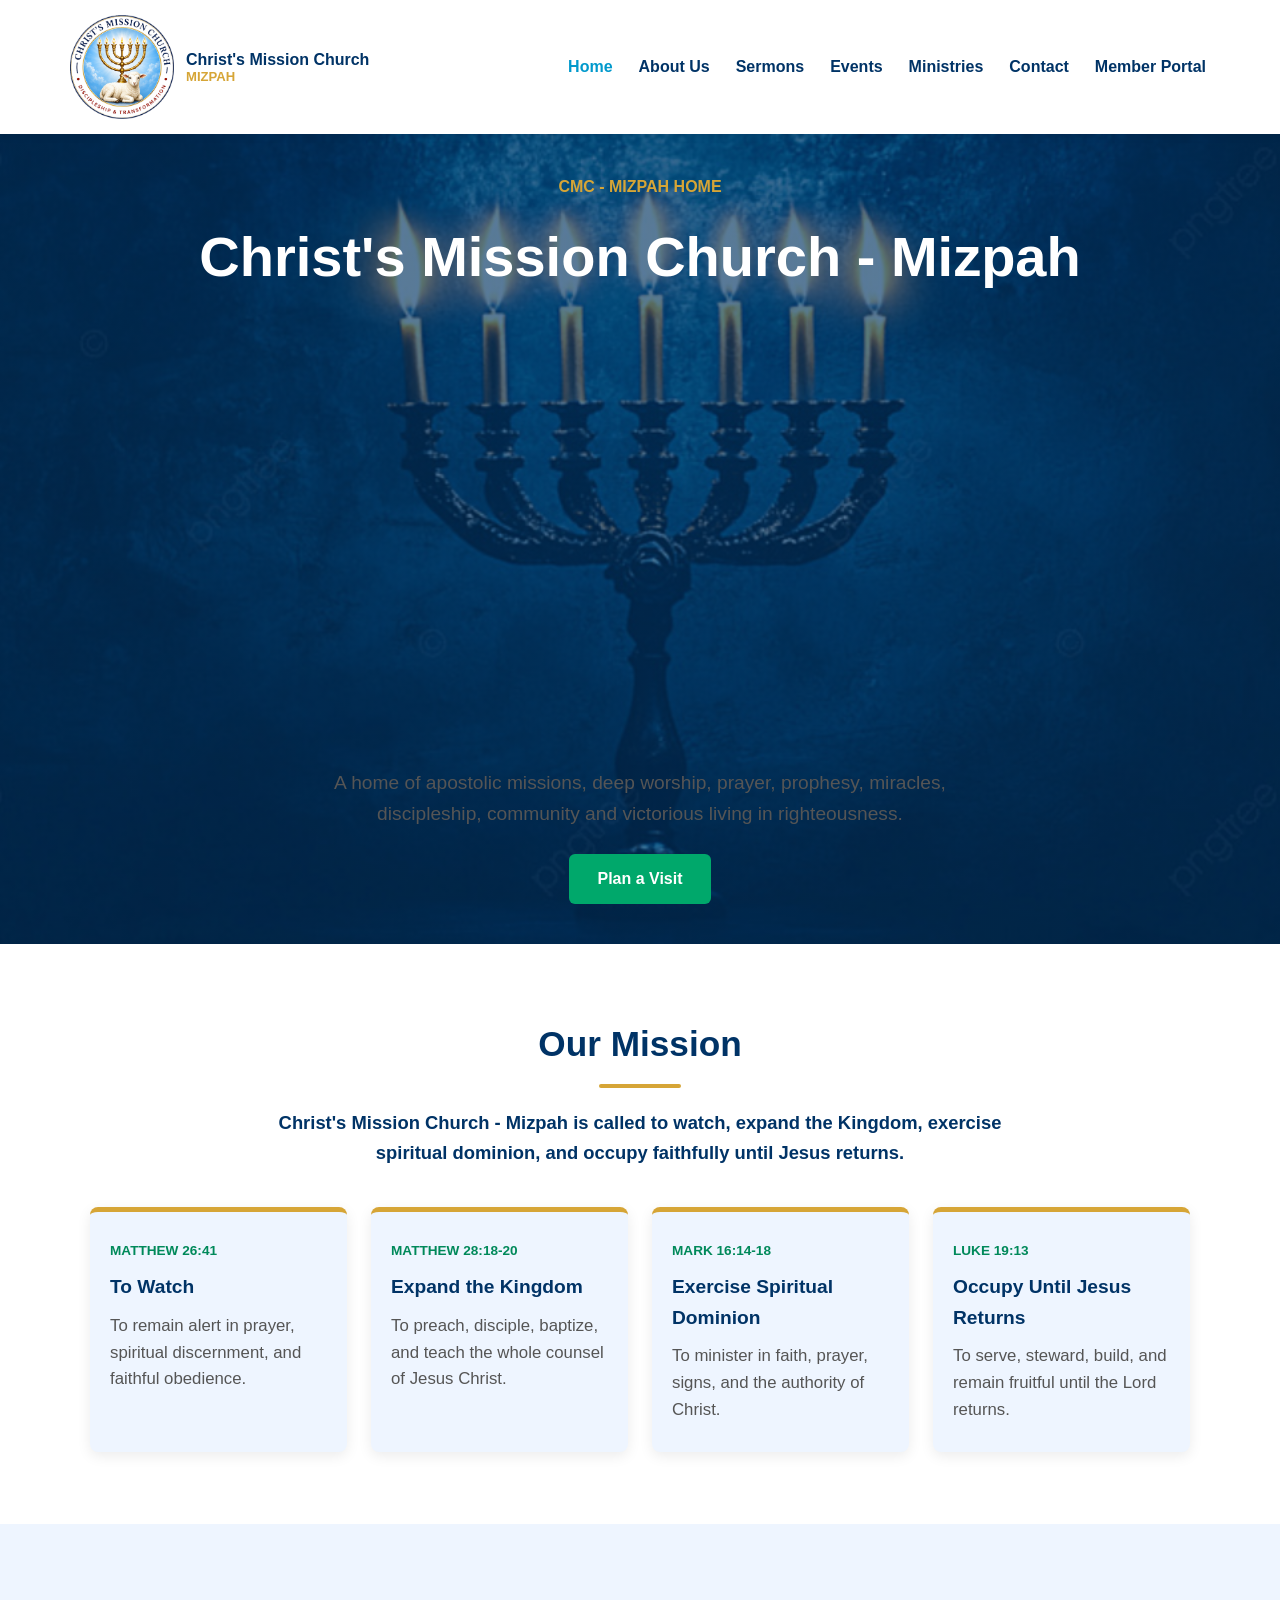
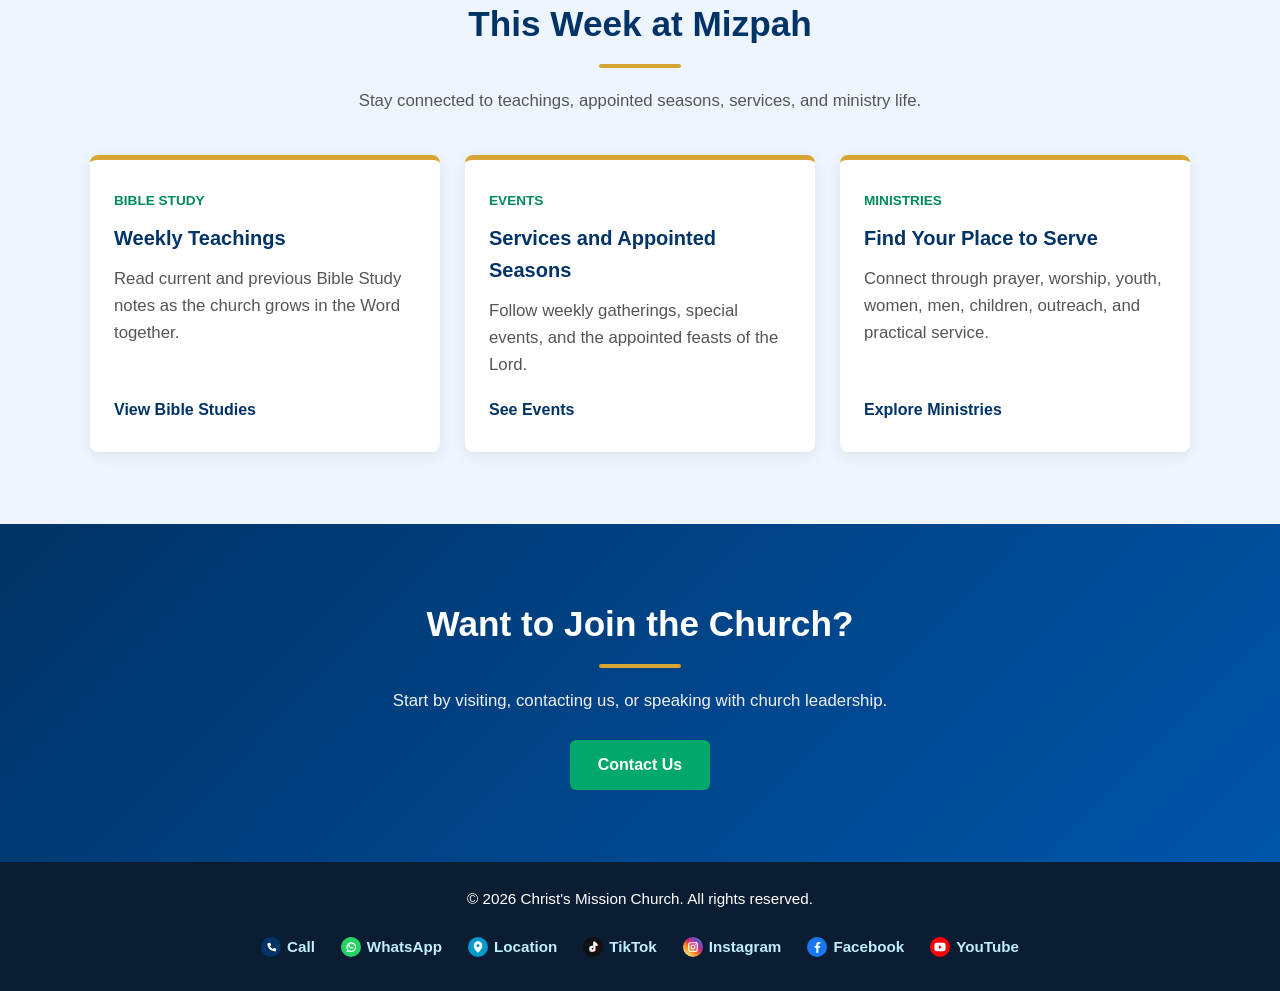
<file: index.html>
<!DOCTYPE html>
<html lang="en">
<head>
    <meta charset="UTF-8">
    <meta name="viewport" content="width=device-width, initial-scale=1.0">
    <title>Christ's Mission Church - Mizpah</title>
    <link rel="stylesheet" href="Style/main.css">
</head>
<body data-home-page>

    <!-- Header -->
    <header>
        <nav class="navbar">
            <div class="logo-container">
                <img src="Images/logo.png" alt="Christ's Mission Church Logo" class="logo">
                <span class="brand-text">Christ's Mission Church <small>Mizpah</small></span>
            </div>

            <button class="menu-toggle" type="button" aria-label="Open navigation menu" aria-controls="primary-navigation" aria-expanded="false">
                <span></span>
                <span></span>
                <span></span>
            </button>

            <ul class="nav-links" id="primary-navigation">
                <li><a href="index.html">Home</a></li>
                <li><a href="about.html">About Us</a></li>
                <li><a href="sermons.html">Sermons</a></li>
                <li><a href="events.html">Events</a></li>
                <li><a href="ministries.html">Ministries</a></li>
                <li><a href="contact.html">Contact</a></li>
                <li><a href="login.html">Member Portal</a></li>
            </ul>
        </nav>
    </header>

    <!-- Hero Section -->
    <section class="hero">
        <span class="hero-kicker">CMC - Mizpah Home</span>
        <h1 id="home-hero-title">Christ's Mission Church - Mizpah</h1>
        <p id="home-hero-subtitle">
            A home of apostolic missions, deep worship, prayer, prophesy,
            miracles, discipleship, community and victorious living in righteousness.
        </p>
        <a href="contact.html" class="btn" id="home-hero-button">Plan a Visit</a>
    </section>

    <!-- About / Mission -->
    <section class="mission home-mission">
        <h2 id="home-mission-title">Our Mission</h2>
        <p id="home-mission-intro">
            Christ's Mission Church - Mizpah is called to watch, expand the Kingdom,
            exercise spiritual dominion, and occupy faithfully until Jesus returns.
        </p>

        <div class="mission-grid" id="home-mission-grid">
            <article class="mission-card">
                <span class="card-label">Matthew 26:41</span>
                <h3>To Watch</h3>
                <p>To remain alert in prayer, spiritual discernment, and faithful obedience.</p>
            </article>

            <article class="mission-card">
                <span class="card-label">Matthew 28:18-20</span>
                <h3>Expand the Kingdom</h3>
                <p>To preach, disciple, baptize, and teach the whole counsel of Jesus Christ.</p>
            </article>

            <article class="mission-card">
                <span class="card-label">Mark 16:14-18</span>
                <h3>Exercise Spiritual Dominion</h3>
                <p>To minister in faith, prayer, signs, and the authority of Christ.</p>
            </article>

            <article class="mission-card">
                <span class="card-label">Luke 19:13</span>
                <h3>Occupy Until Jesus Returns</h3>
                <p>To serve, steward, build, and remain fruitful until the Lord returns.</p>
            </article>
        </div>
    </section>

    <!-- Key Areas -->
    <section class="home-highlights">
        <h2>This Week at Mizpah</h2>
        <p>Stay connected to teachings, appointed seasons, services, and ministry life.</p>
        <div class="highlight-grid" id="home-highlight-grid">
            <article class="home-highlight-card">
                <span class="card-label">Bible Study</span>
                <h3>Weekly Teachings</h3>
                <p>Read current and previous Bible Study notes as the church grows in the Word together.</p>
                <a href="sermons.html" class="text-link">View Bible Studies</a>
            </article>

            <article class="home-highlight-card">
                <span class="card-label">Events</span>
                <h3>Services and Appointed Seasons</h3>
                <p>Follow weekly gatherings, special events, and the appointed feasts of the Lord.</p>
                <a href="events.html" class="text-link">See Events</a>
            </article>

            <article class="home-highlight-card">
                <span class="card-label">Ministries</span>
                <h3>Find Your Place to Serve</h3>
                <p>Connect through prayer, worship, youth, women, men, children, outreach, and practical service.</p>
                <a href="ministries.html" class="text-link">Explore Ministries</a>
            </article>
        </div>
    </section>

    <!-- Call to Action -->
    <section class="cta">
        <h2>Want to Join the Church?</h2>
        <p>Start by visiting, contacting us, or speaking with church leadership.</p>
        <a href="contact.html" class="btn">Contact Us</a>
    </section>

    <!-- Footer -->
    <footer>
        <div class="footer-content">
            <p>&copy; <span class="current-year">2026</span> Christ's Mission Church. All rights reserved.</p>
            <div class="footer-links">
                <a href="tel:+254722750727"><img src="Images/icon-phone.svg" alt="">Call</a>
                <a href="https://wa.me/254722750727" target="_blank" rel="noopener noreferrer"><img src="Images/icon-whatsapp.svg" alt="">WhatsApp</a>
                <a href="https://maps.app.goo.gl/nSy3ifH5L9tVrJJA7" target="_blank" rel="noopener noreferrer"><img src="Images/icon-location.svg" alt="">Location</a>
                <a href="https://www.tiktok.com/@christmissionchurchmedia" target="_blank" rel="noopener noreferrer"><img src="Images/icon-tiktok.svg" alt="">TikTok</a>
                <a href="https://www.instagram.com/christ_missionchurch" target="_blank" rel="noopener noreferrer"><img src="Images/icon-instagram.svg" alt="">Instagram</a>
                <a href="https://www.facebook.com/share/g/18jx7vKJ1u/" target="_blank" rel="noopener noreferrer"><img src="Images/icon-facebook.svg" alt="">Facebook</a>
                <a href="https://www.youtube.com/@christsmissionchurchke8321" target="_blank" rel="noopener noreferrer"><img src="Images/icon-youtube.svg" alt="">YouTube</a>
            </div>
        </div>
    </footer>

    <script src="Scripts/home-content.js"></script>
    <script src="Scripts/main.js"></script>
</body>
</html>
</file>
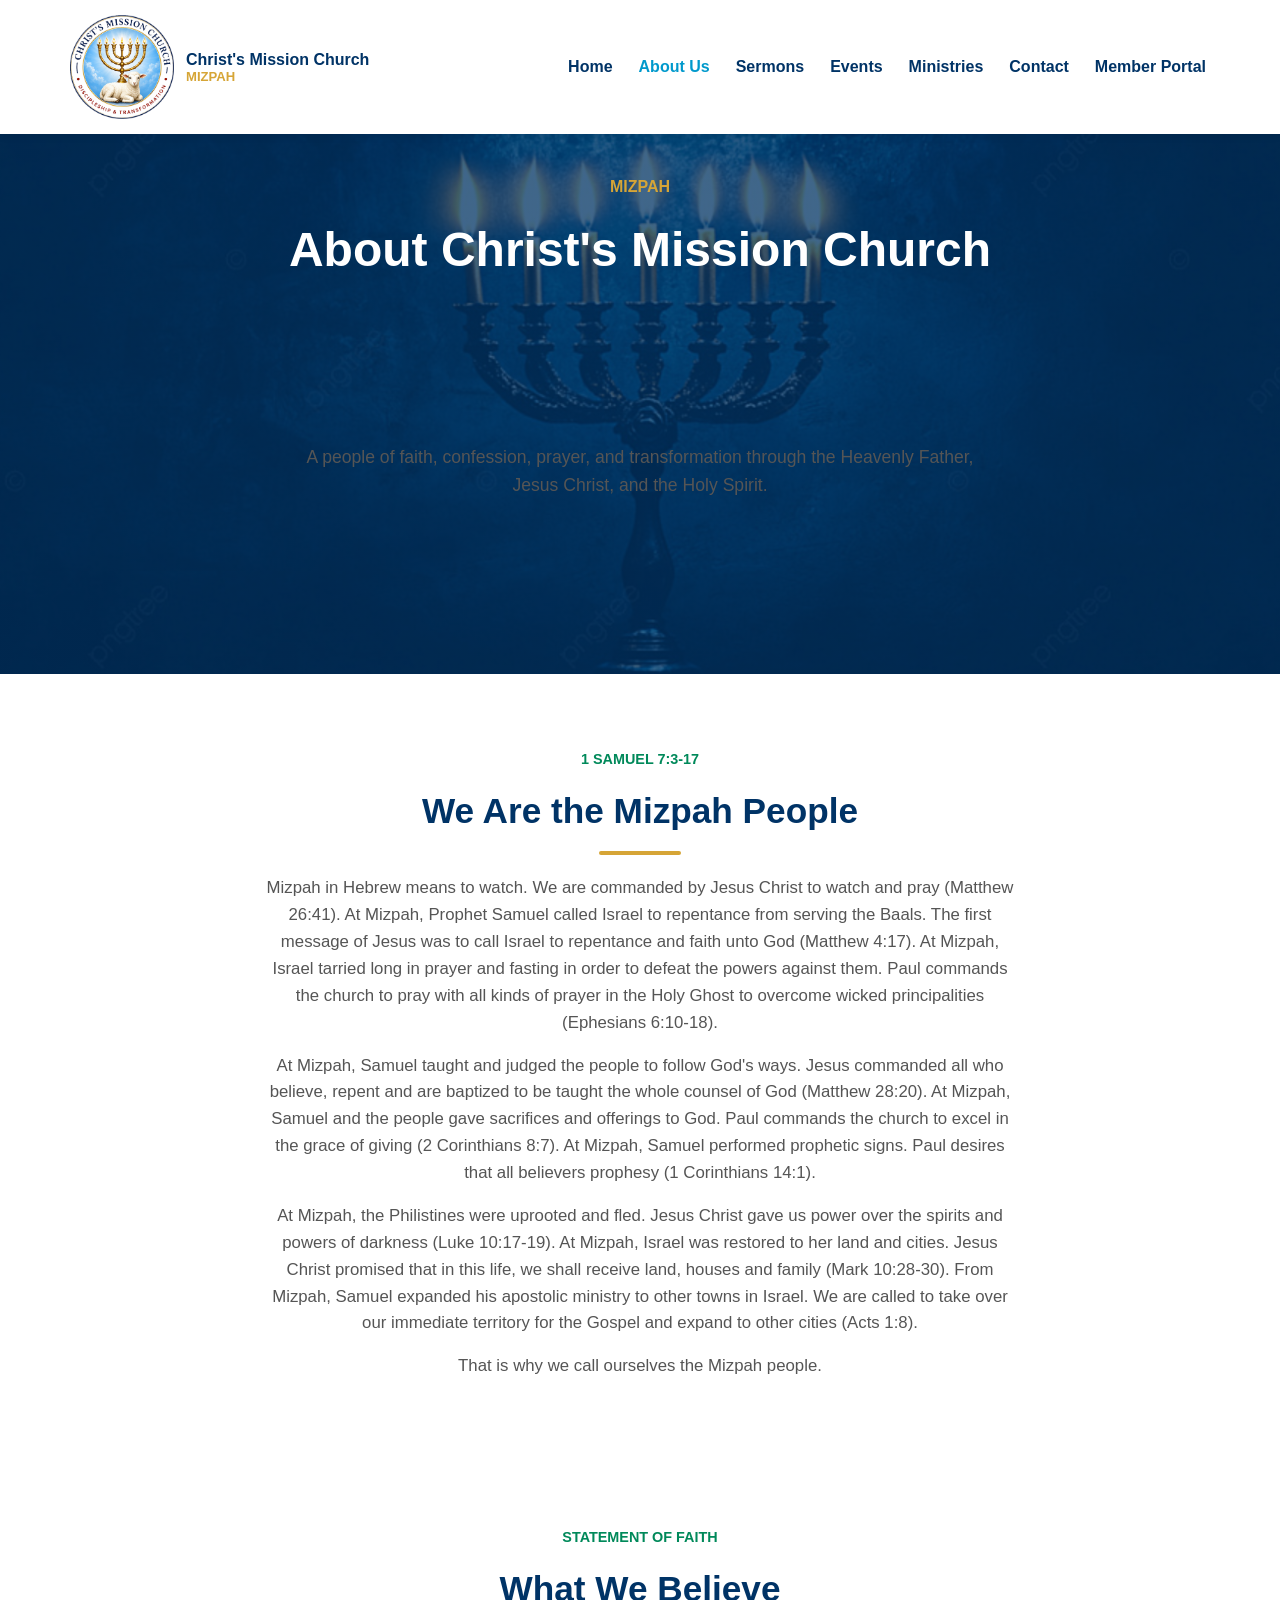
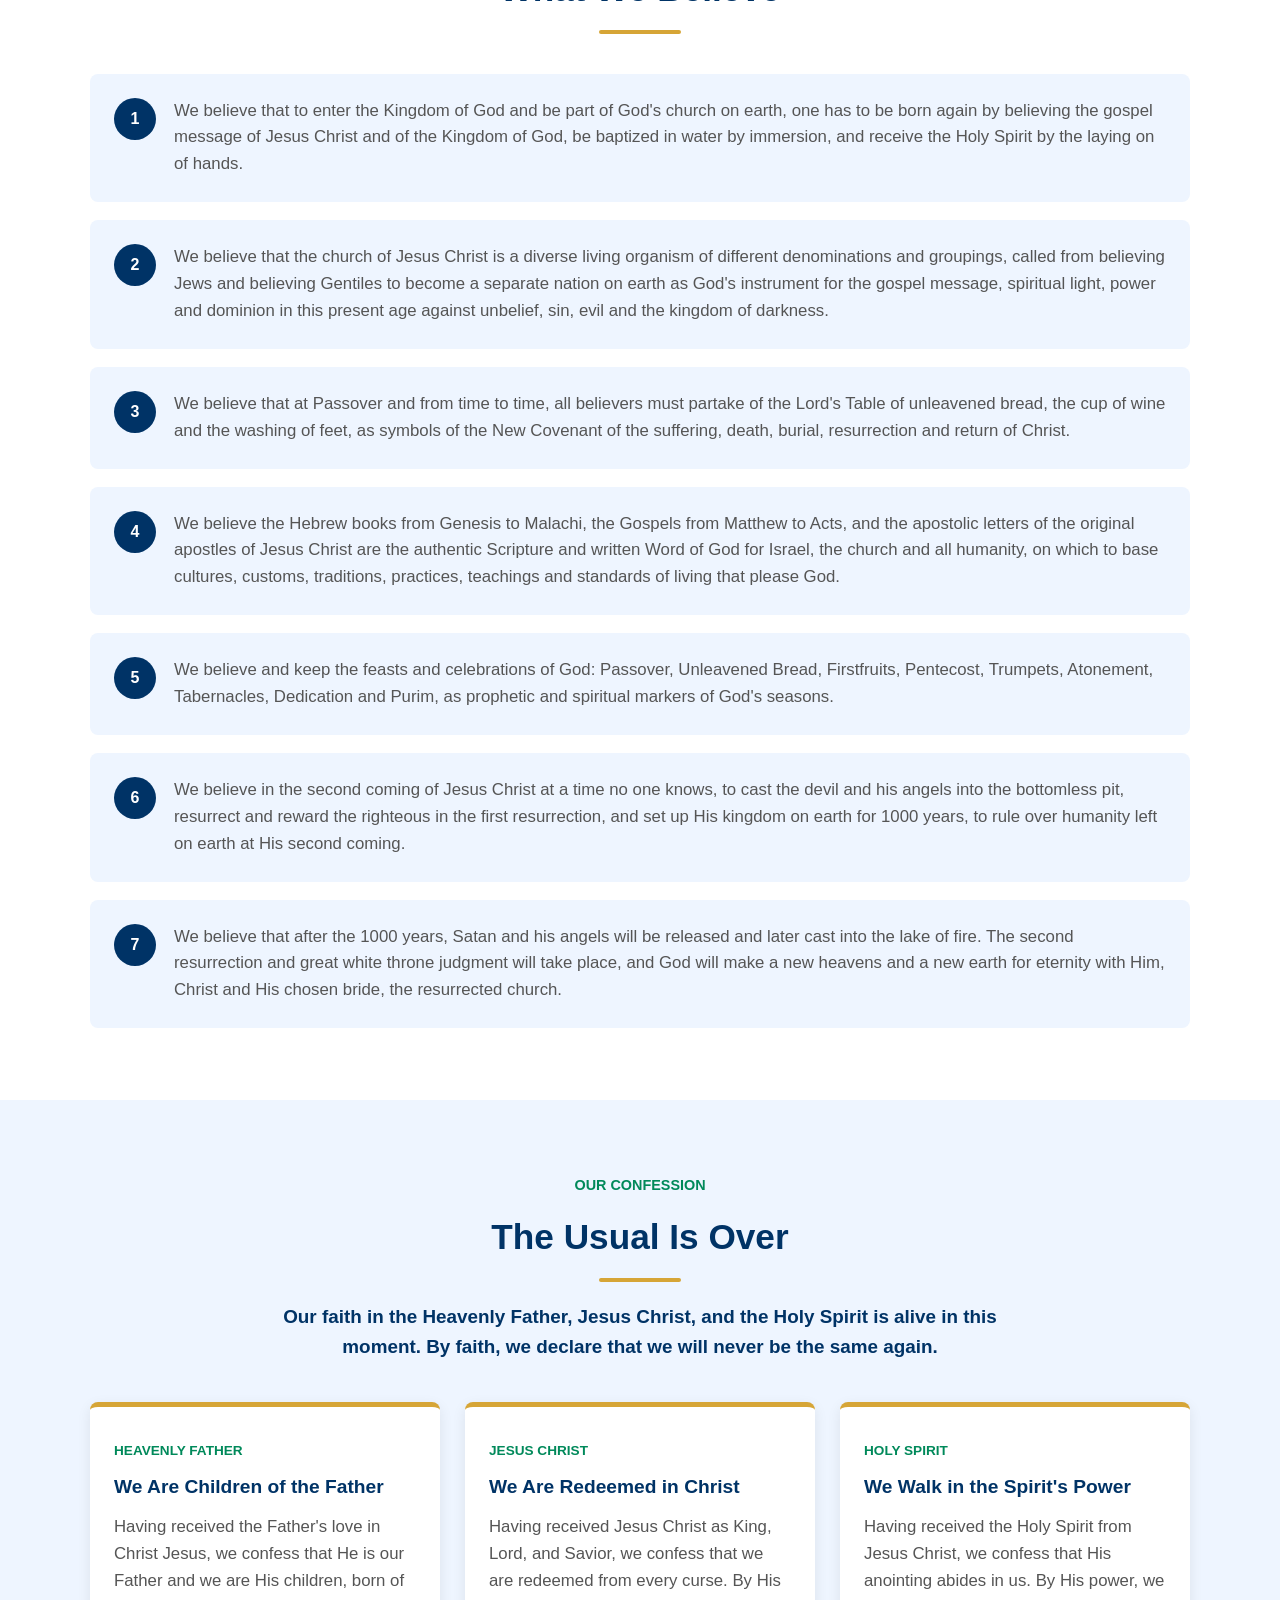
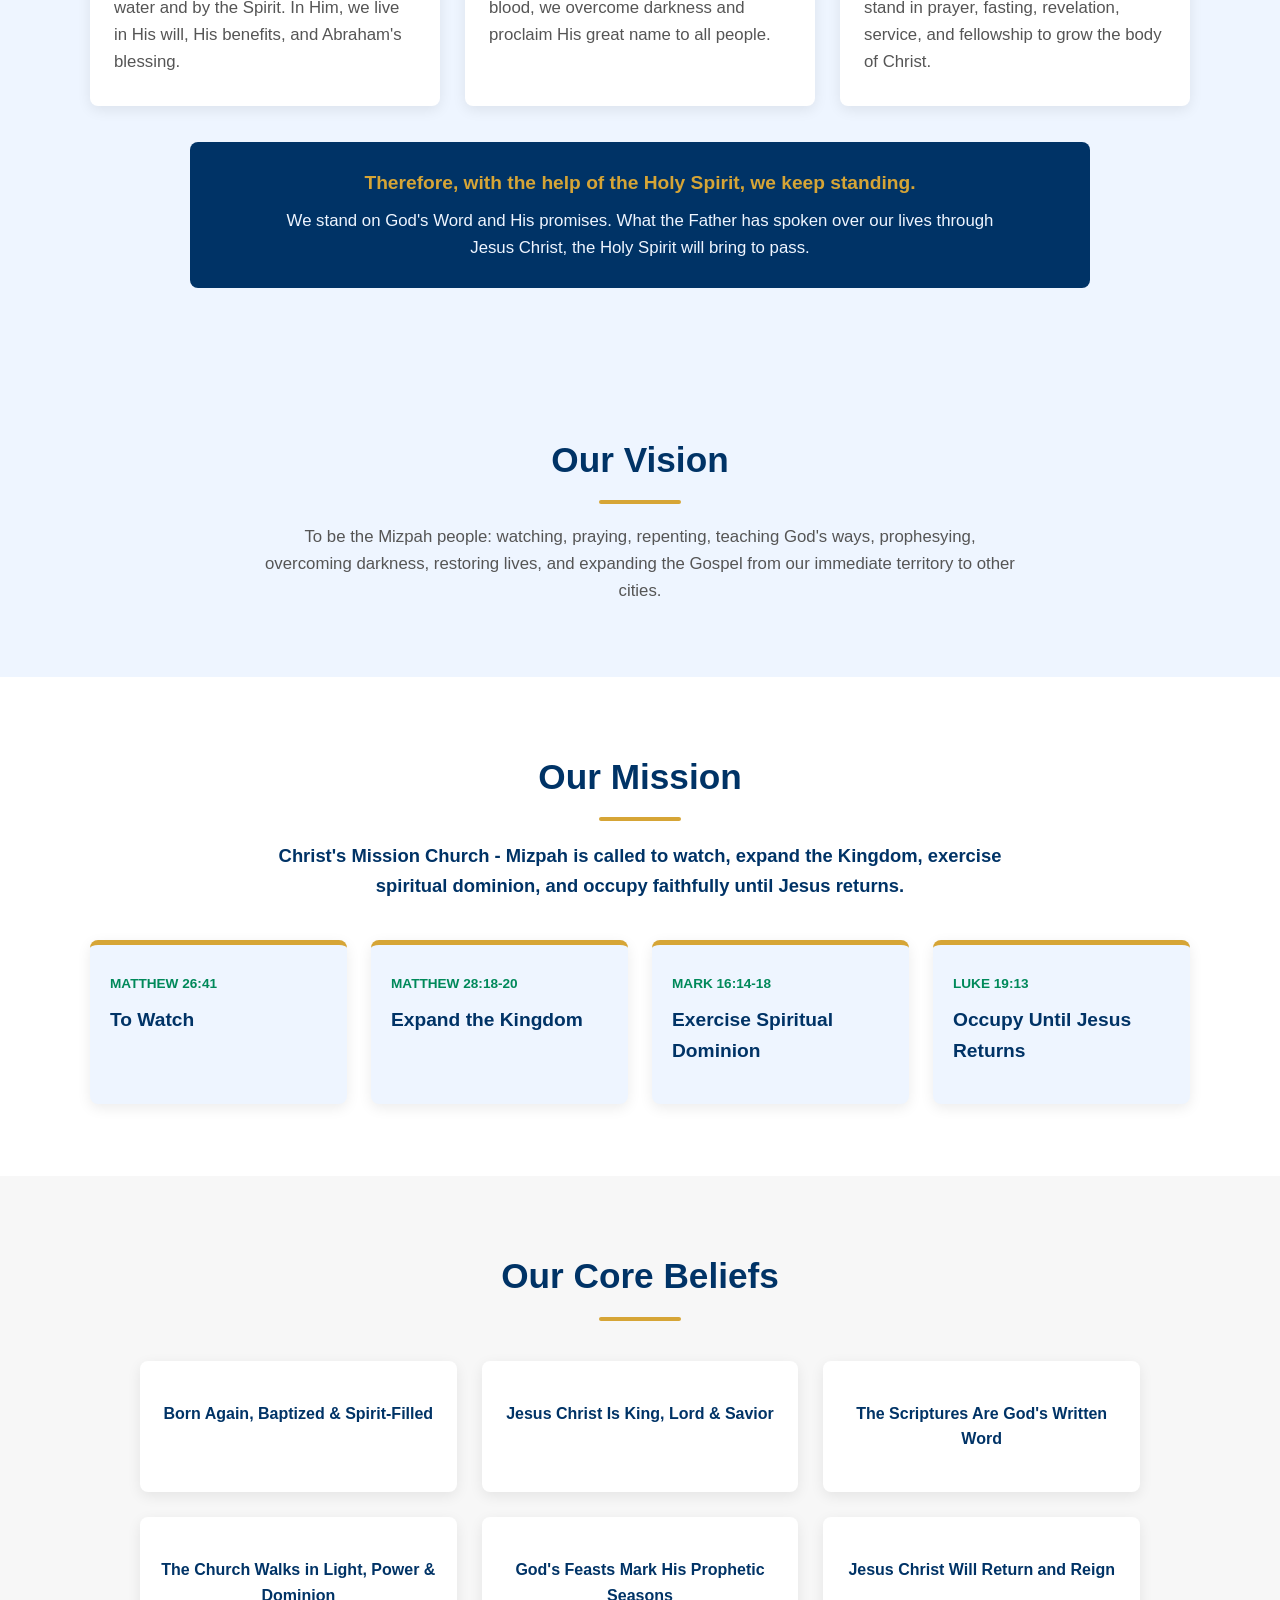
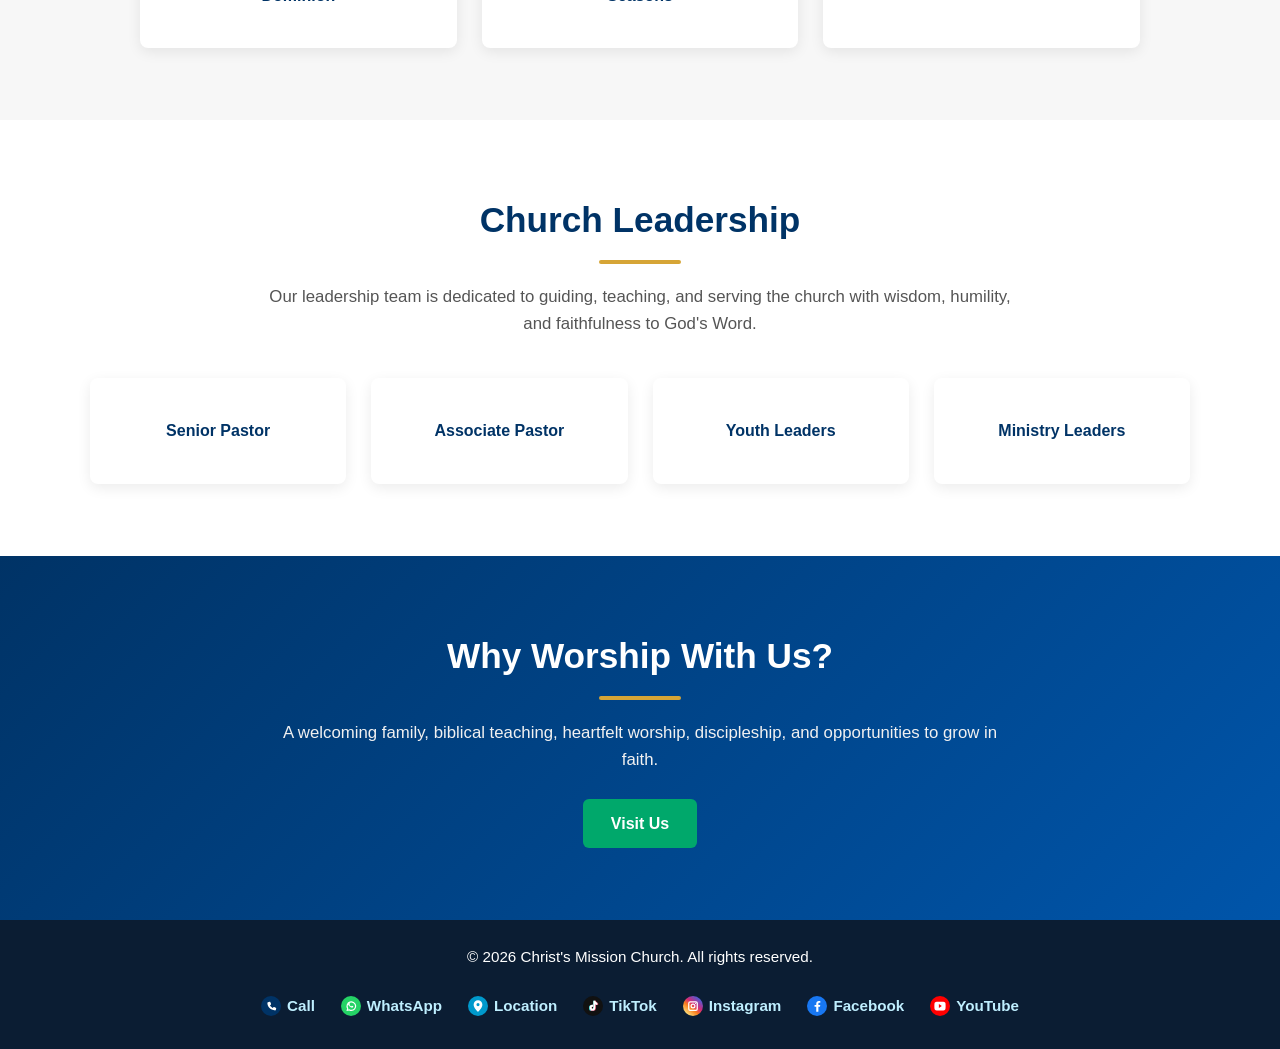
<file: about.html>
<!DOCTYPE html>
<html lang="en">
<head>
    <meta charset="UTF-8">
    <meta name="viewport" content="width=device-width, initial-scale=1.0">
    <title>About Us | Christ's Mission Church</title>
    <link rel="stylesheet" href="Style/main.css">
</head>
<body>

    <!-- Header -->
    <header>
        <nav class="navbar">
            <div class="logo-container">
                <img src="Images/logo.png" alt="Christ's Mission Church Logo" class="logo">
                <span class="brand-text">Christ's Mission Church <small>Mizpah</small></span>
            </div>

            <button class="menu-toggle" type="button" aria-label="Open navigation menu" aria-controls="primary-navigation" aria-expanded="false">
                <span></span>
                <span></span>
                <span></span>
            </button>

            <ul class="nav-links" id="primary-navigation">
                <li><a href="index.html">Home</a></li>
                <li><a href="about.html">About Us</a></li>
                <li><a href="sermons.html">Sermons</a></li>
                <li><a href="events.html">Events</a></li>
                <li><a href="ministries.html">Ministries</a></li>
                <li><a href="contact.html">Contact</a></li>
                <li><a href="login.html">Member Portal</a></li>
            </ul>
        </nav>
    </header>

    <!-- Hero -->
    <section class="about-hero">
        <span class="hero-kicker">Mizpah</span>
        <h1>About Christ's Mission Church</h1>
        <p>
            A people of faith, confession, prayer, and transformation through
            the Heavenly Father, Jesus Christ, and the Holy Spirit.
        </p>
    </section>

    <!-- Who We Are -->
    <section class="about-section">
        <span class="section-label">1 Samuel 7:3-17</span>
        <h2>We Are the Mizpah People</h2>
        <p>
            Mizpah in Hebrew means to watch. We are commanded by Jesus Christ to watch
            and pray (Matthew 26:41). At Mizpah, Prophet Samuel called Israel to
            repentance from serving the Baals. The first message of Jesus was to call
            Israel to repentance and faith unto God (Matthew 4:17). At Mizpah, Israel
            tarried long in prayer and fasting in order to defeat the powers against them.
            Paul commands the church to pray with all kinds of prayer in the Holy Ghost
            to overcome wicked principalities (Ephesians 6:10-18).
        </p>
        <p>
            At Mizpah, Samuel taught and judged the people to follow God's ways. Jesus
            commanded all who believe, repent and are baptized to be taught the whole
            counsel of God (Matthew 28:20). At Mizpah, Samuel and the people gave
            sacrifices and offerings to God. Paul commands the church to excel in the
            grace of giving (2 Corinthians 8:7). At Mizpah, Samuel performed prophetic
            signs. Paul desires that all believers prophesy (1 Corinthians 14:1).
        </p>
        <p>
            At Mizpah, the Philistines were uprooted and fled. Jesus Christ gave us
            power over the spirits and powers of darkness (Luke 10:17-19). At Mizpah,
            Israel was restored to her land and cities. Jesus Christ promised that in
            this life, we shall receive land, houses and family (Mark 10:28-30). From
            Mizpah, Samuel expanded his apostolic ministry to other towns in Israel.
            We are called to take over our immediate territory for the Gospel and expand
            to other cities (Acts 1:8).
        </p>
        <p>
            That is why we call ourselves the Mizpah people.
        </p>
    </section>

    <section class="faith-section">
        <span class="section-label">Statement of Faith</span>
        <h2>What We Believe</h2>

        <div class="faith-list">
            <article class="faith-card">
                <span>1</span>
                <p>
                    We believe that to enter the Kingdom of God and be part of God's church
                    on earth, one has to be born again by believing the gospel message of
                    Jesus Christ and of the Kingdom of God, be baptized in water by immersion,
                    and receive the Holy Spirit by the laying on of hands.
                </p>
            </article>

            <article class="faith-card">
                <span>2</span>
                <p>
                    We believe that the church of Jesus Christ is a diverse living organism
                    of different denominations and groupings, called from believing Jews and
                    believing Gentiles to become a separate nation on earth as God's instrument
                    for the gospel message, spiritual light, power and dominion in this present
                    age against unbelief, sin, evil and the kingdom of darkness.
                </p>
            </article>

            <article class="faith-card">
                <span>3</span>
                <p>
                    We believe that at Passover and from time to time, all believers must partake
                    of the Lord's Table of unleavened bread, the cup of wine and the washing of feet,
                    as symbols of the New Covenant of the suffering, death, burial, resurrection
                    and return of Christ.
                </p>
            </article>

            <article class="faith-card">
                <span>4</span>
                <p>
                    We believe the Hebrew books from Genesis to Malachi, the Gospels from Matthew
                    to Acts, and the apostolic letters of the original apostles of Jesus Christ are
                    the authentic Scripture and written Word of God for Israel, the church and all
                    humanity, on which to base cultures, customs, traditions, practices, teachings
                    and standards of living that please God.
                </p>
            </article>

            <article class="faith-card">
                <span>5</span>
                <p>
                    We believe and keep the feasts and celebrations of God: Passover, Unleavened Bread,
                    Firstfruits, Pentecost, Trumpets, Atonement, Tabernacles, Dedication and Purim,
                    as prophetic and spiritual markers of God's seasons.
                </p>
            </article>

            <article class="faith-card">
                <span>6</span>
                <p>
                    We believe in the second coming of Jesus Christ at a time no one knows, to cast
                    the devil and his angels into the bottomless pit, resurrect and reward the righteous
                    in the first resurrection, and set up His kingdom on earth for 1000 years, to rule
                    over humanity left on earth at His second coming.
                </p>
            </article>

            <article class="faith-card">
                <span>7</span>
                <p>
                    We believe that after the 1000 years, Satan and his angels will be released and
                    later cast into the lake of fire. The second resurrection and great white throne
                    judgment will take place, and God will make a new heavens and a new earth for
                    eternity with Him, Christ and His chosen bride, the resurrected church.
                </p>
            </article>
        </div>
    </section>

    <section class="confession-section">
        <span class="section-label">Our Confession</span>
        <h2>The Usual Is Over</h2>
        <p class="confession-lead">
            Our faith in the Heavenly Father, Jesus Christ, and the Holy Spirit is alive
            in this moment. By faith, we declare that we will never be the same again.
        </p>

        <div class="confession-grid">
            <article class="confession-card">
                <span class="card-label">Heavenly Father</span>
                <h3>We Are Children of the Father</h3>
                <p>
                    Having received the Father's love in Christ Jesus, we confess that He
                    is our Father and we are His children, born of water and by the Spirit.
                    In Him, we live in His will, His benefits, and Abraham's blessing.
                </p>
            </article>

            <article class="confession-card">
                <span class="card-label">Jesus Christ</span>
                <h3>We Are Redeemed in Christ</h3>
                <p>
                    Having received Jesus Christ as King, Lord, and Savior, we confess that
                    we are redeemed from every curse. By His blood, we overcome darkness and
                    proclaim His great name to all people.
                </p>
            </article>

            <article class="confession-card">
                <span class="card-label">Holy Spirit</span>
                <h3>We Walk in the Spirit's Power</h3>
                <p>
                    Having received the Holy Spirit from Jesus Christ, we confess that His
                    anointing abides in us. By His power, we stand in prayer, fasting,
                    revelation, service, and fellowship to grow the body of Christ.
                </p>
            </article>
        </div>

        <div class="declaration-band">
            <strong>Therefore, with the help of the Holy Spirit, we keep standing.</strong>
            <p>
                We stand on God's Word and His promises. What the Father has spoken over
                our lives through Jesus Christ, the Holy Spirit will bring to pass.
            </p>
        </div>
    </section>

    <!-- Vision -->
    <section class="vision">
        <h2>Our Vision</h2>
        <p>
            To be the Mizpah people: watching, praying, repenting, teaching God's ways,
            prophesying, overcoming darkness, restoring lives, and expanding the Gospel
            from our immediate territory to other cities.
        </p>
    </section>

    <!-- Mission -->
    <section class="mission home-mission">
        <h2>Our Mission</h2>
        <p>
            Christ's Mission Church - Mizpah is called to watch, expand the Kingdom,
            exercise spiritual dominion, and occupy faithfully until Jesus returns.
        </p>

        <div class="mission-grid">
            <article class="mission-card">
                <span class="card-label">Matthew 26:41</span>
                <h3>To Watch</h3>
            </article>

            <article class="mission-card">
                <span class="card-label">Matthew 28:18-20</span>
                <h3>Expand the Kingdom</h3>
            </article>

            <article class="mission-card">
                <span class="card-label">Mark 16:14-18</span>
                <h3>Exercise Spiritual Dominion</h3>
            </article>

            <article class="mission-card">
                <span class="card-label">Luke 19:13</span>
                <h3>Occupy Until Jesus Returns</h3>
            </article>
        </div>
    </section>

    <!-- Core Beliefs -->
    <section class="beliefs">
        <h2>Our Core Beliefs</h2>

        <div class="belief-grid">
            <div class="card">Born Again, Baptized &amp; Spirit-Filled</div>
            <div class="card">Jesus Christ Is King, Lord &amp; Savior</div>
            <div class="card">The Scriptures Are God's Written Word</div>
            <div class="card">The Church Walks in Light, Power &amp; Dominion</div>
            <div class="card">God's Feasts Mark His Prophetic Seasons</div>
            <div class="card">Jesus Christ Will Return and Reign</div>
        </div>
    </section>

    <!-- Leadership -->
    <section class="leadership">
        <h2>Church Leadership</h2>
        <p>
            Our leadership team is dedicated to guiding,
            teaching, and serving the church with wisdom,
            humility, and faithfulness to God's Word.
        </p>

        <div class="leadership-grid">
            <div class="card">Senior Pastor</div>
            <div class="card">Associate Pastor</div>
            <div class="card">Youth Leaders</div>
            <div class="card">Ministry Leaders</div>
        </div>
    </section>

    <!-- Why Join -->
    <section class="cta">
        <h2>Why Worship With Us?</h2>
        <p>
            A welcoming family, biblical teaching,
            heartfelt worship, discipleship, and
            opportunities to grow in faith.
        </p>
        <a href="contact.html" class="btn">Visit Us</a>
    </section>

    <!-- Footer -->
    <footer>
        <div class="footer-content">
            <p>&copy; <span class="current-year">2026</span> Christ's Mission Church. All rights reserved.</p>
            <div class="footer-links">
                <a href="tel:+254722750727"><img src="Images/icon-phone.svg" alt="">Call</a>
                <a href="https://wa.me/254722750727" target="_blank" rel="noopener noreferrer"><img src="Images/icon-whatsapp.svg" alt="">WhatsApp</a>
                <a href="https://maps.app.goo.gl/nSy3ifH5L9tVrJJA7" target="_blank" rel="noopener noreferrer"><img src="Images/icon-location.svg" alt="">Location</a>
                <a href="https://www.tiktok.com/@christmissionchurchmedia" target="_blank" rel="noopener noreferrer"><img src="Images/icon-tiktok.svg" alt="">TikTok</a>
                <a href="https://www.instagram.com/christ_missionchurch" target="_blank" rel="noopener noreferrer"><img src="Images/icon-instagram.svg" alt="">Instagram</a>
                <a href="https://www.facebook.com/share/g/18jx7vKJ1u/" target="_blank" rel="noopener noreferrer"><img src="Images/icon-facebook.svg" alt="">Facebook</a>
                <a href="https://www.youtube.com/@christsmissionchurchke8321" target="_blank" rel="noopener noreferrer"><img src="Images/icon-youtube.svg" alt="">YouTube</a>
            </div>
        </div>
    </footer>

    <script src="Scripts/main.js"></script>
</body>
</html>
</file>
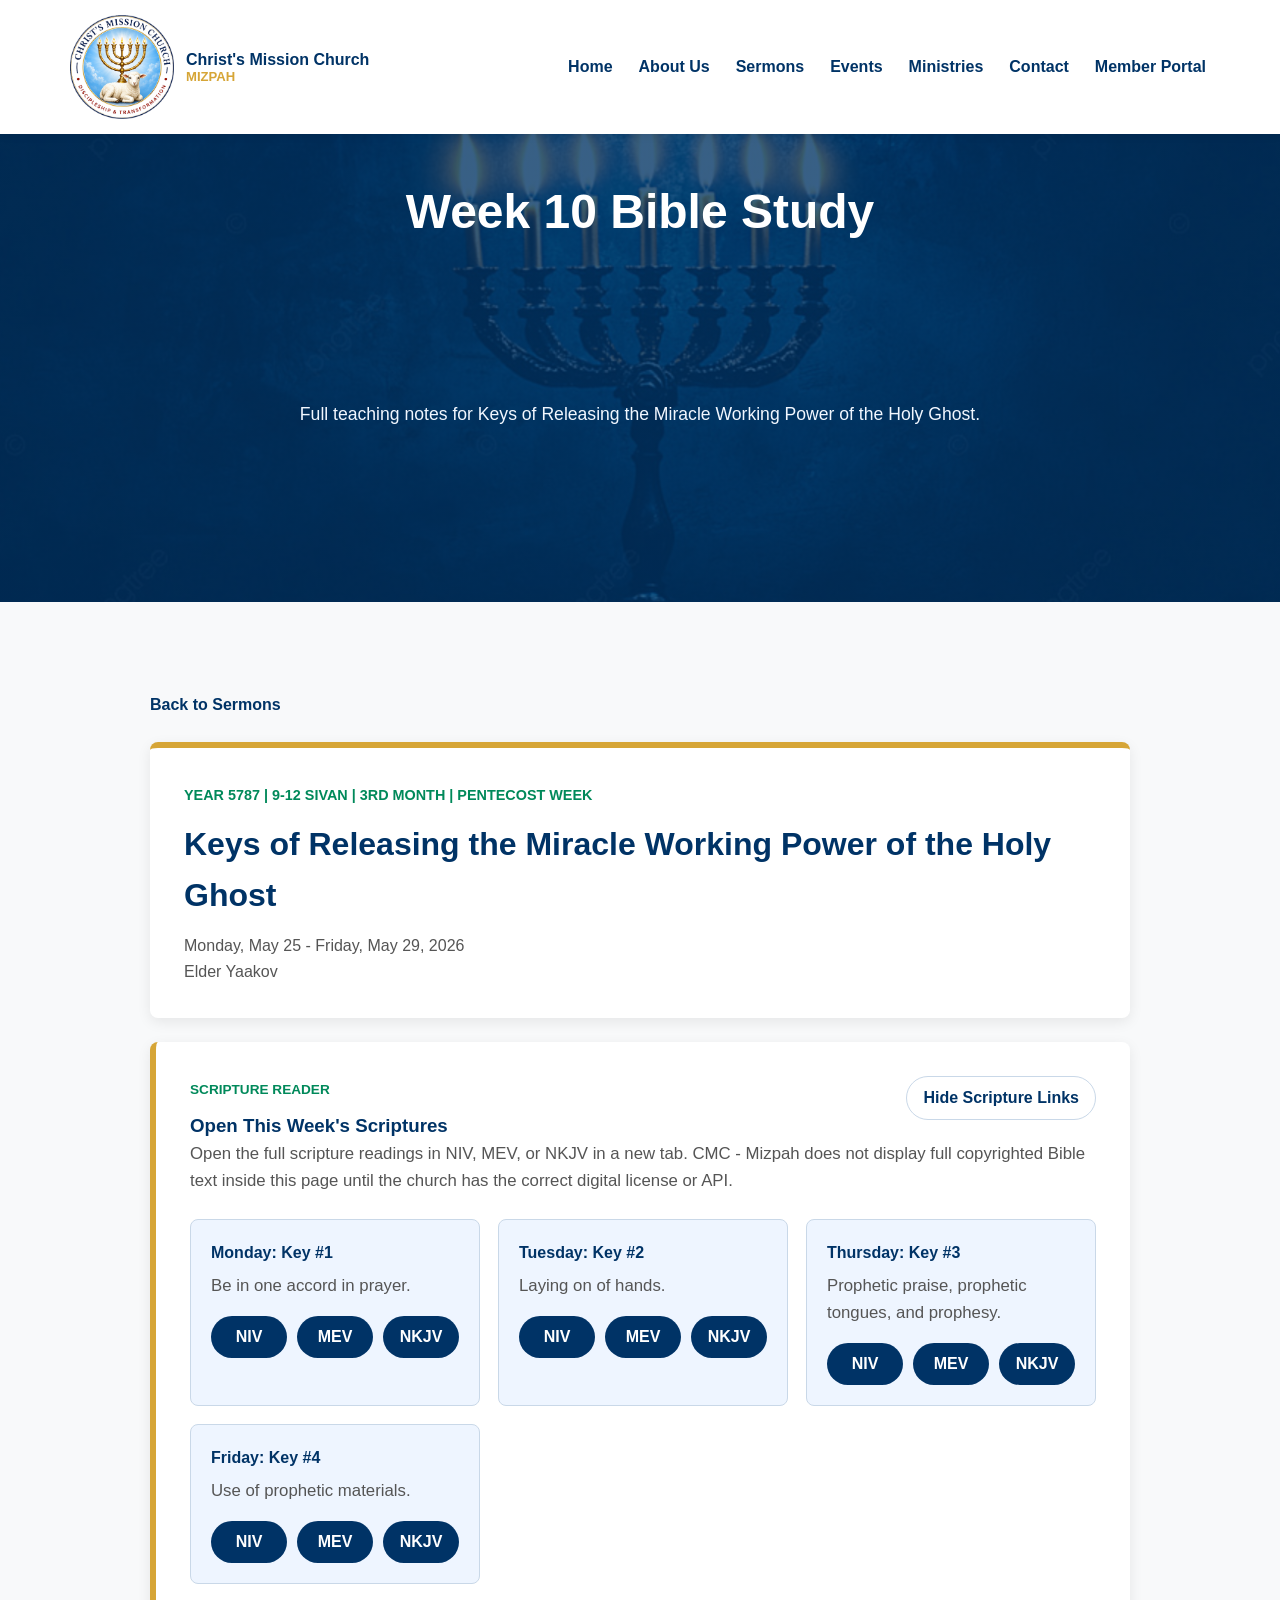
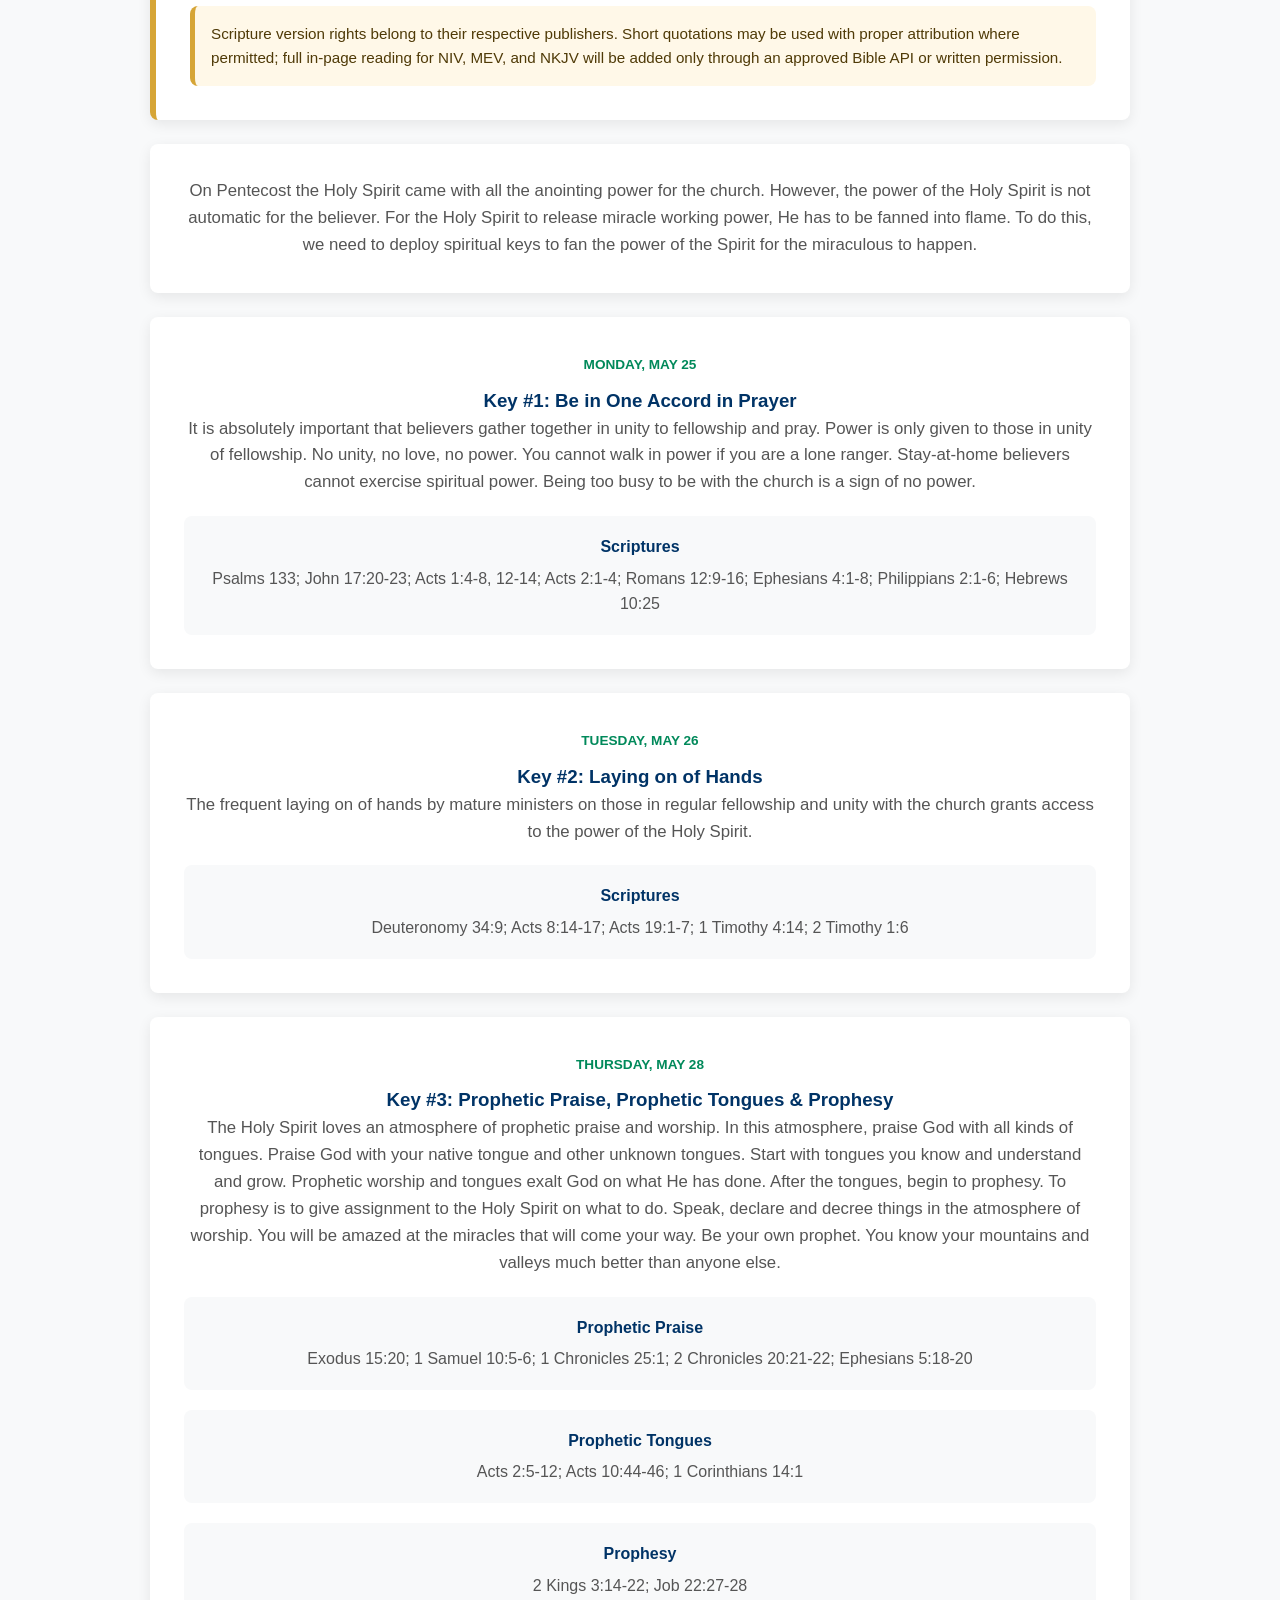
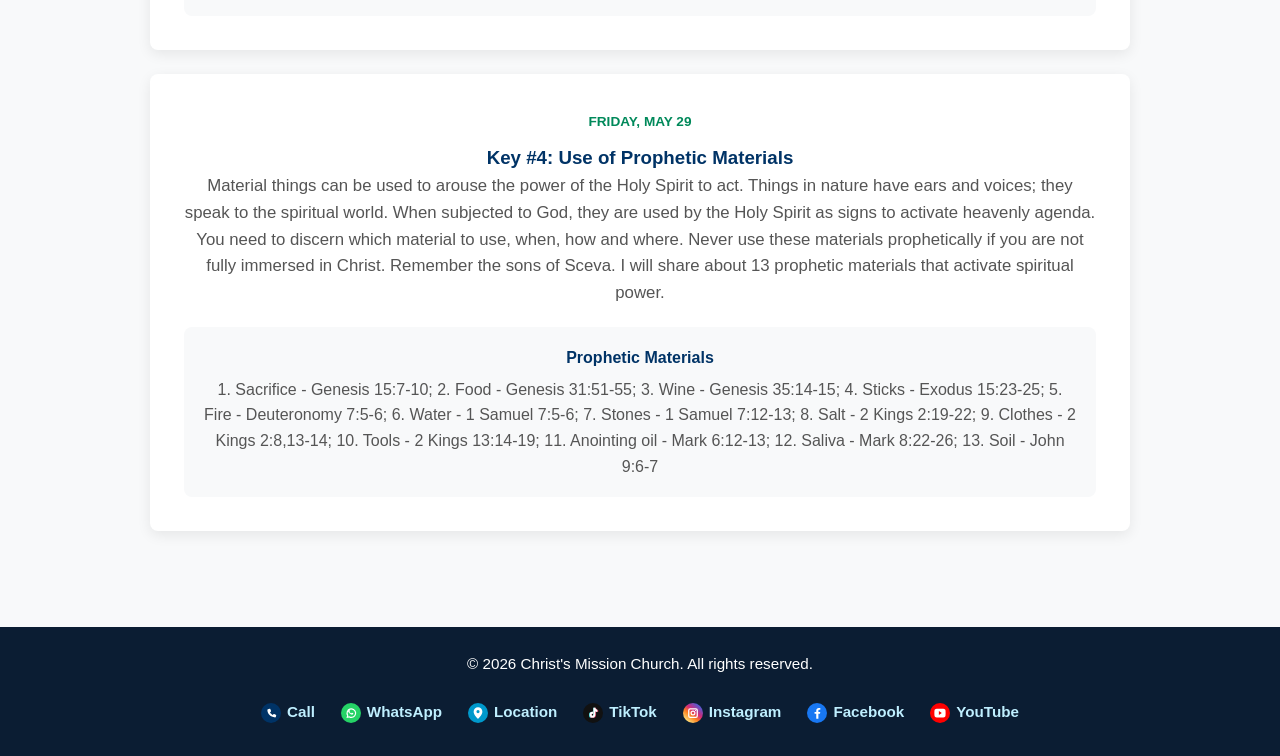
<file: bible-study-week-10.html>
<!DOCTYPE html>
<html lang="en">
<head>
    <meta charset="UTF-8">
    <meta name="viewport" content="width=device-width, initial-scale=1.0">
    <title>Week 10 Bible Study | Christ's Mission Church</title>
    <link rel="stylesheet" href="Style/main.css">
</head>
<body>

    <header>
        <nav class="navbar">
            <div class="logo-container">
                <img src="Images/logo.png" alt="Christ's Mission Church Logo" class="logo">
                <span class="brand-text">Christ's Mission Church <small>Mizpah</small></span>
            </div>

            <button class="menu-toggle" type="button" aria-label="Open navigation menu" aria-controls="primary-navigation" aria-expanded="false">
                <span></span>
                <span></span>
                <span></span>
            </button>

            <ul class="nav-links" id="primary-navigation">
                <li><a href="index.html">Home</a></li>
                <li><a href="about.html">About Us</a></li>
                <li><a href="sermons.html">Sermons</a></li>
                <li><a href="events.html">Events</a></li>
                <li><a href="ministries.html">Ministries</a></li>
                <li><a href="contact.html">Contact</a></li>
                <li><a href="login.html">Member Portal</a></li>
            </ul>
        </nav>
    </header>

    <section class="page-hero">
        <h1>Week 10 Bible Study</h1>
        <p>
            Full teaching notes for Keys of Releasing the Miracle Working Power of the Holy Ghost.
        </p>
    </section>

    <main class="notes-page">
        <article class="notes-article">
            <a href="sermons.html" class="text-link back-link">Back to Sermons</a>

            <header class="notes-header">
                <span class="section-label">Year 5787 | 9-12 Sivan | 3rd Month | Pentecost Week</span>
                <h2>Keys of Releasing the Miracle Working Power of the Holy Ghost</h2>
                <p>Monday, May 25 - Friday, May 29, 2026</p>
                <p>Elder Yaakov</p>
            </header>

            <section class="notes-block scripture-reader-card">
                <div class="scripture-reader-heading">
                    <div>
                        <span class="card-label">Scripture Reader</span>
                        <h3>Open This Week's Scriptures</h3>
                    </div>
                    <button class="scripture-toggle" type="button" aria-expanded="true" aria-controls="scripture-reader-content">Hide Scripture Links</button>
                </div>

                <div id="scripture-reader-content" class="scripture-reader-content">
                    <p>
                        Open the full scripture readings in NIV, MEV, or NKJV in a new tab. CMC - Mizpah does not display
                        full copyrighted Bible text inside this page until the church has the correct digital license or API.
                    </p>

                    <div class="scripture-reader-grid">
                        <article>
                            <h4>Monday: Key #1</h4>
                            <p>Be in one accord in prayer.</p>
                            <div class="scripture-actions">
                                <button type="button" data-scripture-title="Monday: Key #1" data-scripture-url="https://www.biblegateway.com/passage/?search=Psalms%20133%3B%20John%2017%3A20-23%3B%20Acts%201%3A4-8%2C%2012-14%3B%20Acts%202%3A1-4%3B%20Romans%2012%3A9-16%3B%20Ephesians%204%3A1-8%3B%20Philippians%202%3A1-6%3B%20Hebrews%2010%3A25&version=NIV">NIV</button>
                                <button type="button" data-scripture-title="Monday: Key #1" data-scripture-url="https://www.biblegateway.com/passage/?search=Psalms%20133%3B%20John%2017%3A20-23%3B%20Acts%201%3A4-8%2C%2012-14%3B%20Acts%202%3A1-4%3B%20Romans%2012%3A9-16%3B%20Ephesians%204%3A1-8%3B%20Philippians%202%3A1-6%3B%20Hebrews%2010%3A25&version=MEV">MEV</button>
                                <button type="button" data-scripture-title="Monday: Key #1" data-scripture-url="https://www.biblegateway.com/passage/?search=Psalms%20133%3B%20John%2017%3A20-23%3B%20Acts%201%3A4-8%2C%2012-14%3B%20Acts%202%3A1-4%3B%20Romans%2012%3A9-16%3B%20Ephesians%204%3A1-8%3B%20Philippians%202%3A1-6%3B%20Hebrews%2010%3A25&version=NKJV">NKJV</button>
                            </div>
                        </article>

                        <article>
                            <h4>Tuesday: Key #2</h4>
                            <p>Laying on of hands.</p>
                            <div class="scripture-actions">
                                <button type="button" data-scripture-title="Tuesday: Key #2" data-scripture-url="https://www.biblegateway.com/passage/?search=Deuteronomy%2034%3A9%3B%20Acts%208%3A14-17%3B%20Acts%2019%3A1-7%3B%201%20Timothy%204%3A14%3B%202%20Timothy%201%3A6&version=NIV">NIV</button>
                                <button type="button" data-scripture-title="Tuesday: Key #2" data-scripture-url="https://www.biblegateway.com/passage/?search=Deuteronomy%2034%3A9%3B%20Acts%208%3A14-17%3B%20Acts%2019%3A1-7%3B%201%20Timothy%204%3A14%3B%202%20Timothy%201%3A6&version=MEV">MEV</button>
                                <button type="button" data-scripture-title="Tuesday: Key #2" data-scripture-url="https://www.biblegateway.com/passage/?search=Deuteronomy%2034%3A9%3B%20Acts%208%3A14-17%3B%20Acts%2019%3A1-7%3B%201%20Timothy%204%3A14%3B%202%20Timothy%201%3A6&version=NKJV">NKJV</button>
                            </div>
                        </article>

                        <article>
                            <h4>Thursday: Key #3</h4>
                            <p>Prophetic praise, prophetic tongues, and prophesy.</p>
                            <div class="scripture-actions">
                                <button type="button" data-scripture-title="Thursday: Key #3" data-scripture-url="https://www.biblegateway.com/passage/?search=Exodus%2015%3A20%3B%201%20Samuel%2010%3A5-6%3B%201%20Chronicles%2025%3A1%3B%202%20Chronicles%2020%3A21-22%3B%20Ephesians%205%3A18-20%3B%20Acts%202%3A5-12%3B%20Acts%2010%3A44-46%3B%201%20Corinthians%2014%3A1%3B%202%20Kings%203%3A14-22%3B%20Job%2022%3A27-28&version=NIV">NIV</button>
                                <button type="button" data-scripture-title="Thursday: Key #3" data-scripture-url="https://www.biblegateway.com/passage/?search=Exodus%2015%3A20%3B%201%20Samuel%2010%3A5-6%3B%201%20Chronicles%2025%3A1%3B%202%20Chronicles%2020%3A21-22%3B%20Ephesians%205%3A18-20%3B%20Acts%202%3A5-12%3B%20Acts%2010%3A44-46%3B%201%20Corinthians%2014%3A1%3B%202%20Kings%203%3A14-22%3B%20Job%2022%3A27-28&version=MEV">MEV</button>
                                <button type="button" data-scripture-title="Thursday: Key #3" data-scripture-url="https://www.biblegateway.com/passage/?search=Exodus%2015%3A20%3B%201%20Samuel%2010%3A5-6%3B%201%20Chronicles%2025%3A1%3B%202%20Chronicles%2020%3A21-22%3B%20Ephesians%205%3A18-20%3B%20Acts%202%3A5-12%3B%20Acts%2010%3A44-46%3B%201%20Corinthians%2014%3A1%3B%202%20Kings%203%3A14-22%3B%20Job%2022%3A27-28&version=NKJV">NKJV</button>
                            </div>
                        </article>

                        <article>
                            <h4>Friday: Key #4</h4>
                            <p>Use of prophetic materials.</p>
                            <div class="scripture-actions">
                                <button type="button" data-scripture-title="Friday: Key #4" data-scripture-url="https://www.biblegateway.com/passage/?search=Genesis%2015%3A7-10%3B%20Genesis%2031%3A51-55%3B%20Genesis%2035%3A14-15%3B%20Exodus%2015%3A23-25%3B%20Deuteronomy%207%3A5-6%3B%201%20Samuel%207%3A5-6%3B%201%20Samuel%207%3A12-13%3B%202%20Kings%202%3A19-22%3B%202%20Kings%202%3A8%2C13-14%3B%202%20Kings%2013%3A14-19%3B%20Mark%206%3A12-13%3B%20Mark%208%3A22-26%3B%20John%209%3A6-7&version=NIV">NIV</button>
                                <button type="button" data-scripture-title="Friday: Key #4" data-scripture-url="https://www.biblegateway.com/passage/?search=Genesis%2015%3A7-10%3B%20Genesis%2031%3A51-55%3B%20Genesis%2035%3A14-15%3B%20Exodus%2015%3A23-25%3B%20Deuteronomy%207%3A5-6%3B%201%20Samuel%207%3A5-6%3B%201%20Samuel%207%3A12-13%3B%202%20Kings%202%3A19-22%3B%202%20Kings%202%3A8%2C13-14%3B%202%20Kings%2013%3A14-19%3B%20Mark%206%3A12-13%3B%20Mark%208%3A22-26%3B%20John%209%3A6-7&version=MEV">MEV</button>
                                <button type="button" data-scripture-title="Friday: Key #4" data-scripture-url="https://www.biblegateway.com/passage/?search=Genesis%2015%3A7-10%3B%20Genesis%2031%3A51-55%3B%20Genesis%2035%3A14-15%3B%20Exodus%2015%3A23-25%3B%20Deuteronomy%207%3A5-6%3B%201%20Samuel%207%3A5-6%3B%201%20Samuel%207%3A12-13%3B%202%20Kings%202%3A19-22%3B%202%20Kings%202%3A8%2C13-14%3B%202%20Kings%2013%3A14-19%3B%20Mark%206%3A12-13%3B%20Mark%208%3A22-26%3B%20John%209%3A6-7&version=NKJV">NKJV</button>
                            </div>
                        </article>
                    </div>

                    <p class="scripture-copyright-note">
                        Scripture version rights belong to their respective publishers. Short quotations may be used with
                        proper attribution where permitted; full in-page reading for NIV, MEV, and NKJV will be added only
                        through an approved Bible API or written permission.
                    </p>
                </div>
            </section>

            <section class="notes-block">
                <p>
                    On Pentecost the Holy Spirit came with all the anointing power for the church.
                    However, the power of the Holy Spirit is not automatic for the believer. For
                    the Holy Spirit to release miracle working power, He has to be fanned into
                    flame. To do this, we need to deploy spiritual keys to fan the power of the
                    Spirit for the miraculous to happen.
                </p>
            </section>

            <section class="notes-block">
                <span class="card-label">Monday, May 25</span>
                <h3>Key #1: Be in One Accord in Prayer</h3>
                <p>
                    It is absolutely important that believers gather together in unity to
                    fellowship and pray. Power is only given to those in unity of fellowship.
                    No unity, no love, no power. You cannot walk in power if you are a lone
                    ranger. Stay-at-home believers cannot exercise spiritual power. Being too
                    busy to be with the church is a sign of no power.
                </p>
                <div class="scripture-list">
                    <strong>Scriptures</strong>
                    <span>Psalms 133; John 17:20-23; Acts 1:4-8, 12-14; Acts 2:1-4; Romans 12:9-16; Ephesians 4:1-8; Philippians 2:1-6; Hebrews 10:25</span>
                </div>
            </section>

            <section class="notes-block">
                <span class="card-label">Tuesday, May 26</span>
                <h3>Key #2: Laying on of Hands</h3>
                <p>
                    The frequent laying on of hands by mature ministers on those in regular
                    fellowship and unity with the church grants access to the power of the Holy
                    Spirit.
                </p>
                <div class="scripture-list">
                    <strong>Scriptures</strong>
                    <span>Deuteronomy 34:9; Acts 8:14-17; Acts 19:1-7; 1 Timothy 4:14; 2 Timothy 1:6</span>
                </div>
            </section>

            <section class="notes-block">
                <span class="card-label">Thursday, May 28</span>
                <h3>Key #3: Prophetic Praise, Prophetic Tongues &amp; Prophesy</h3>
                <p>
                    The Holy Spirit loves an atmosphere of prophetic praise and worship. In this
                    atmosphere, praise God with all kinds of tongues. Praise God with your native
                    tongue and other unknown tongues. Start with tongues you know and understand
                    and grow. Prophetic worship and tongues exalt God on what He has done. After
                    the tongues, begin to prophesy. To prophesy is to give assignment to the Holy
                    Spirit on what to do. Speak, declare and decree things in the atmosphere of
                    worship. You will be amazed at the miracles that will come your way. Be your
                    own prophet. You know your mountains and valleys much better than anyone else.
                </p>
                <div class="scripture-list">
                    <strong>Prophetic Praise</strong>
                    <span>Exodus 15:20; 1 Samuel 10:5-6; 1 Chronicles 25:1; 2 Chronicles 20:21-22; Ephesians 5:18-20</span>
                </div>
                <div class="scripture-list">
                    <strong>Prophetic Tongues</strong>
                    <span>Acts 2:5-12; Acts 10:44-46; 1 Corinthians 14:1</span>
                </div>
                <div class="scripture-list">
                    <strong>Prophesy</strong>
                    <span>2 Kings 3:14-22; Job 22:27-28</span>
                </div>
            </section>

            <section class="notes-block">
                <span class="card-label">Friday, May 29</span>
                <h3>Key #4: Use of Prophetic Materials</h3>
                <p>
                    Material things can be used to arouse the power of the Holy Spirit to act.
                    Things in nature have ears and voices; they speak to the spiritual world.
                    When subjected to God, they are used by the Holy Spirit as signs to activate
                    heavenly agenda. You need to discern which material to use, when, how and
                    where. Never use these materials prophetically if you are not fully immersed
                    in Christ. Remember the sons of Sceva. I will share about 13 prophetic
                    materials that activate spiritual power.
                </p>
                <div class="scripture-list">
                    <strong>Prophetic Materials</strong>
                    <span>1. Sacrifice - Genesis 15:7-10; 2. Food - Genesis 31:51-55; 3. Wine - Genesis 35:14-15; 4. Sticks - Exodus 15:23-25; 5. Fire - Deuteronomy 7:5-6; 6. Water - 1 Samuel 7:5-6; 7. Stones - 1 Samuel 7:12-13; 8. Salt - 2 Kings 2:19-22; 9. Clothes - 2 Kings 2:8,13-14; 10. Tools - 2 Kings 13:14-19; 11. Anointing oil - Mark 6:12-13; 12. Saliva - Mark 8:22-26; 13. Soil - John 9:6-7</span>
                </div>
            </section>
        </article>
    </main>

    <footer>
        <div class="footer-content">
            <p>&copy; <span class="current-year">2026</span> Christ's Mission Church. All rights reserved.</p>
            <div class="footer-links">
                <a href="tel:+254722750727"><img src="Images/icon-phone.svg" alt="">Call</a>
                <a href="https://wa.me/254722750727" target="_blank" rel="noopener noreferrer"><img src="Images/icon-whatsapp.svg" alt="">WhatsApp</a>
                <a href="https://maps.app.goo.gl/nSy3ifH5L9tVrJJA7" target="_blank" rel="noopener noreferrer"><img src="Images/icon-location.svg" alt="">Location</a>
                <a href="https://www.tiktok.com/@christmissionchurchmedia" target="_blank" rel="noopener noreferrer"><img src="Images/icon-tiktok.svg" alt="">TikTok</a>
                <a href="https://www.instagram.com/christ_missionchurch" target="_blank" rel="noopener noreferrer"><img src="Images/icon-instagram.svg" alt="">Instagram</a>
                <a href="https://www.facebook.com/share/g/18jx7vKJ1u/" target="_blank" rel="noopener noreferrer"><img src="Images/icon-facebook.svg" alt="">Facebook</a>
                <a href="https://www.youtube.com/@christsmissionchurchke8321" target="_blank" rel="noopener noreferrer"><img src="Images/icon-youtube.svg" alt="">YouTube</a>
            </div>
        </div>
    </footer>

    <script src="Scripts/main.js"></script>
    <script src="Scripts/scripture-reader.js"></script>
</body>
</html>
</file>
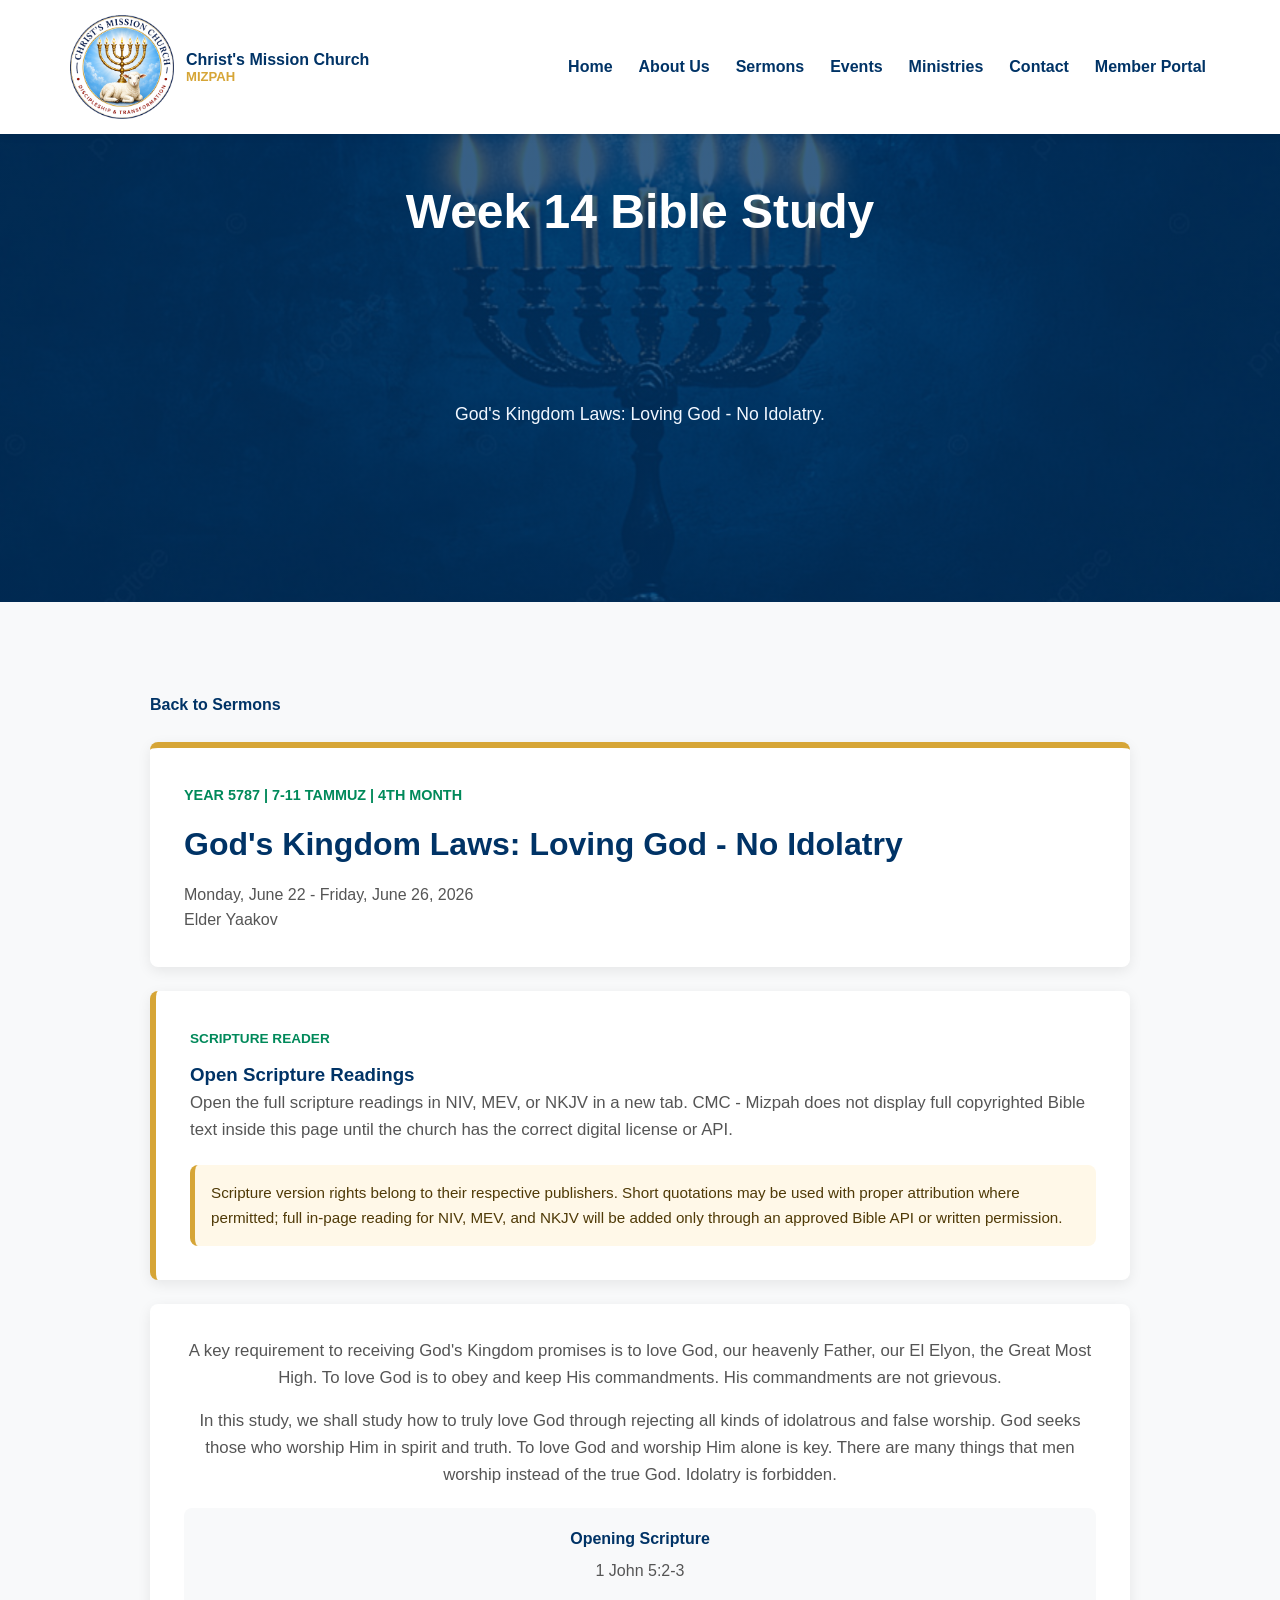
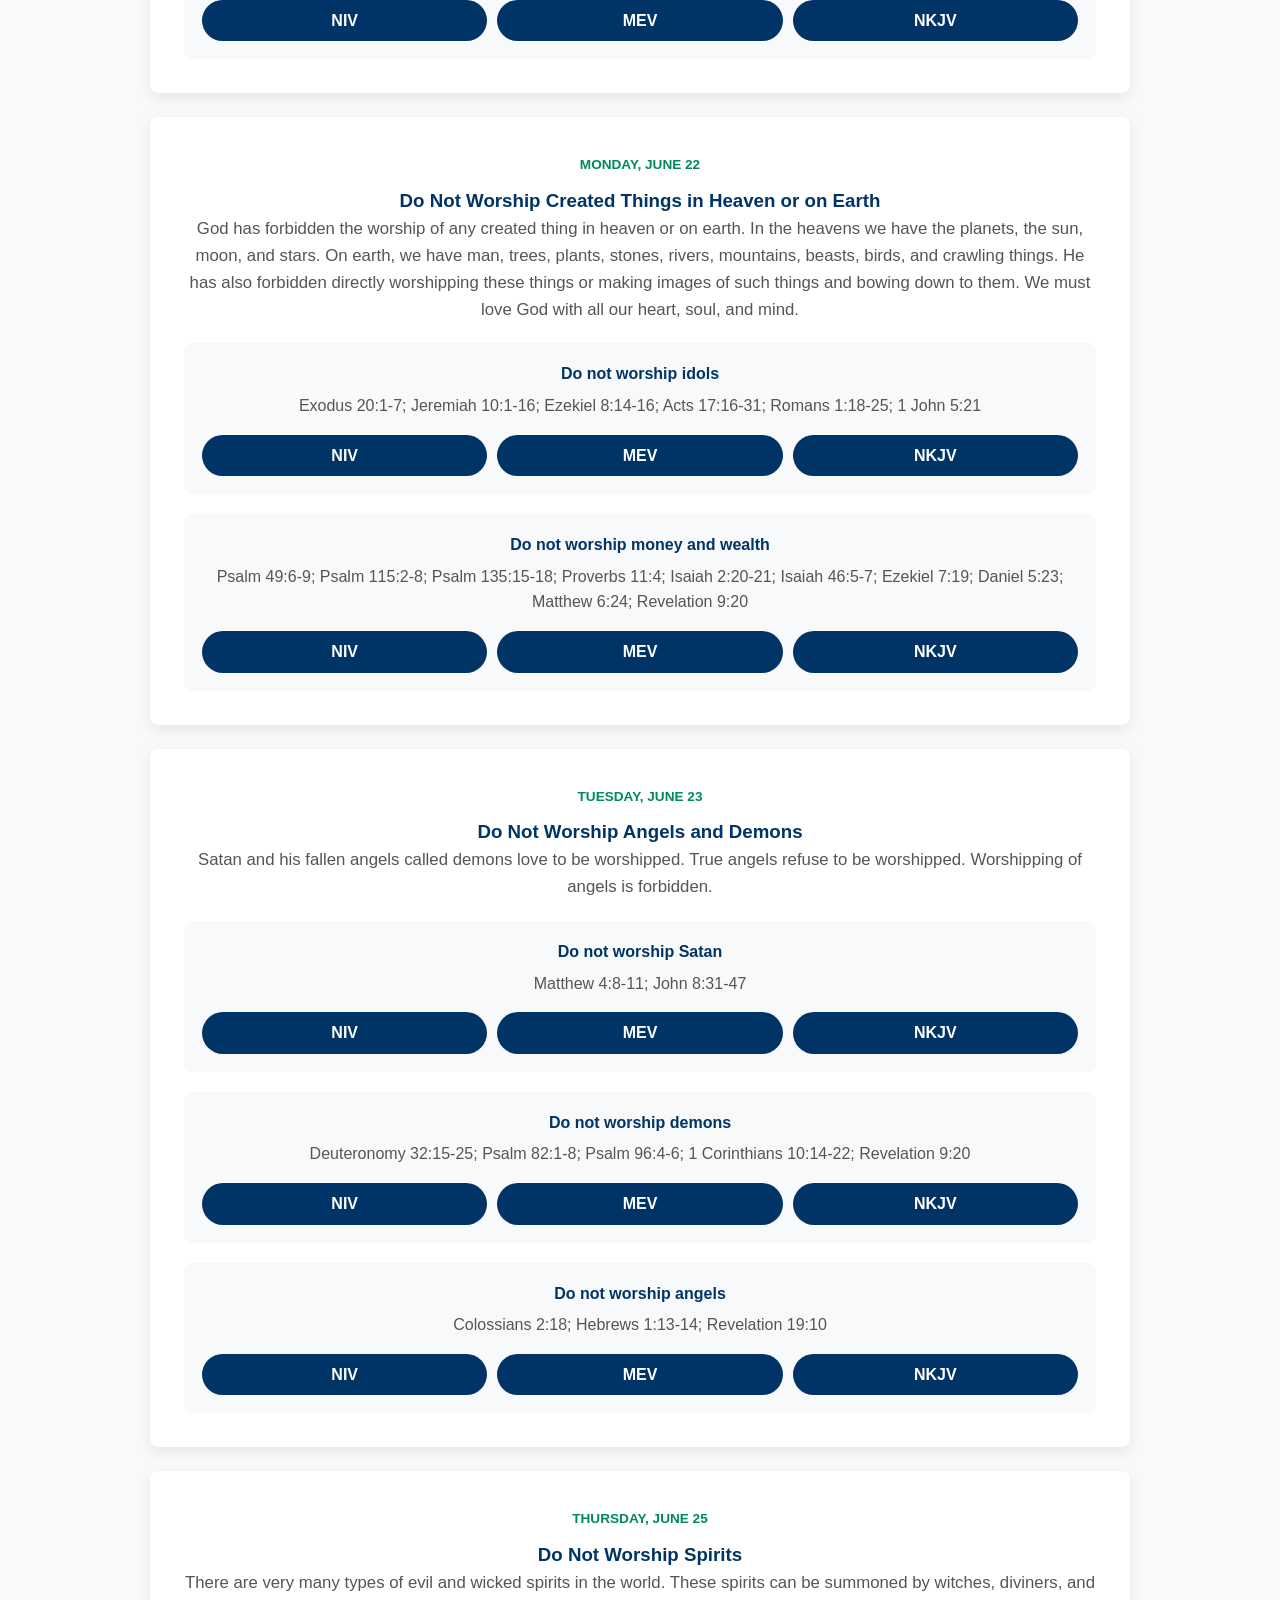
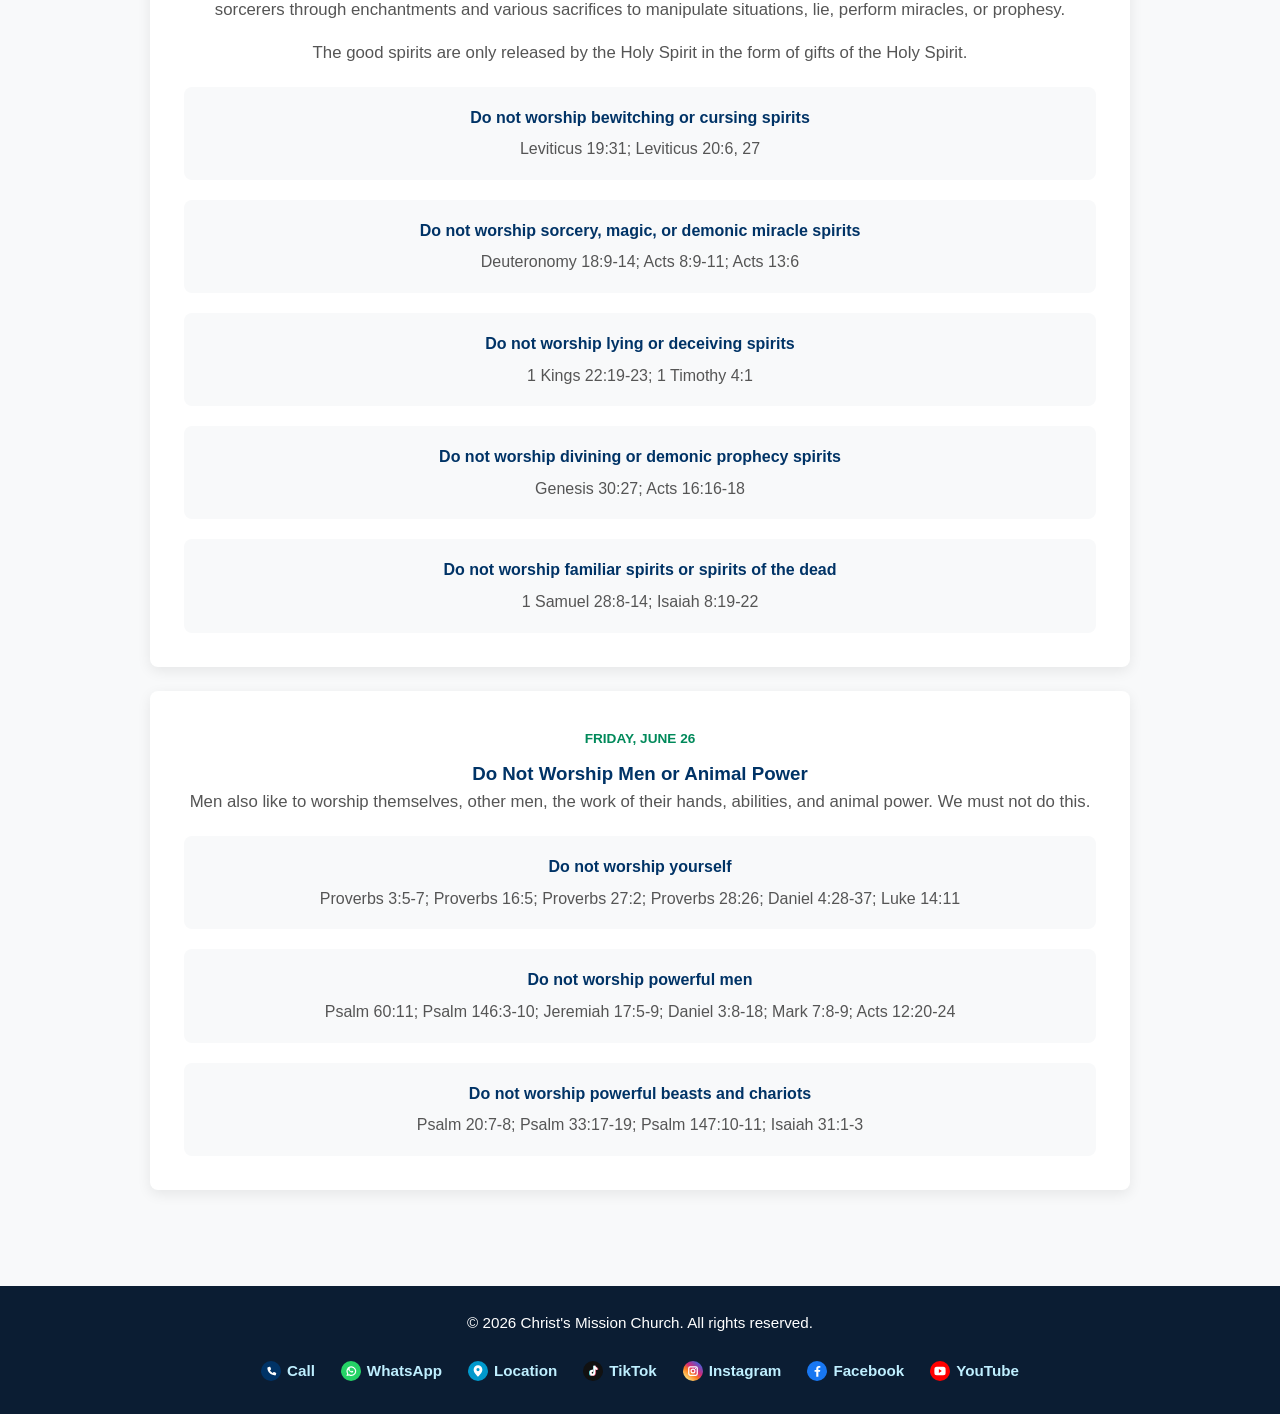
<file: bible-study-week-14.html>
<!DOCTYPE html>
<html lang="en">
<head>
    <meta charset="UTF-8">
    <meta name="viewport" content="width=device-width, initial-scale=1.0">
    <title>Week 14 Bible Study | Christ's Mission Church</title>
    <link rel="stylesheet" href="Style/main.css">
</head>
<body>

    <header>
        <nav class="navbar">
            <div class="logo-container">
                <img src="Images/logo.png" alt="Christ's Mission Church Logo" class="logo">
                <span class="brand-text">Christ's Mission Church <small>Mizpah</small></span>
            </div>

            <button class="menu-toggle" type="button" aria-label="Open navigation menu" aria-controls="primary-navigation" aria-expanded="false">
                <span></span>
                <span></span>
                <span></span>
            </button>

            <ul class="nav-links" id="primary-navigation">
                <li><a href="index.html">Home</a></li>
                <li><a href="about.html">About Us</a></li>
                <li><a href="sermons.html">Sermons</a></li>
                <li><a href="events.html">Events</a></li>
                <li><a href="ministries.html">Ministries</a></li>
                <li><a href="contact.html">Contact</a></li>
                <li><a href="login.html">Member Portal</a></li>
            </ul>
        </nav>
    </header>

    <section class="page-hero">
        <h1>Week 14 Bible Study</h1>
        <p>
            God's Kingdom Laws: Loving God - No Idolatry.
        </p>
    </section>

    <main class="notes-page">
        <article class="notes-article">
            <a href="sermons.html" class="text-link back-link">Back to Sermons</a>

            <header class="notes-header">
                <span class="section-label">Year 5787 | 7-11 Tammuz | 4th Month</span>
                <h2>God's Kingdom Laws: Loving God - No Idolatry</h2>
                <p>Monday, June 22 - Friday, June 26, 2026</p>
                <p>Elder Yaakov</p>
            </header>

            <section class="notes-block scripture-reader-card">
                <div class="scripture-reader-heading">
                    <div>
                        <span class="card-label">Scripture Reader</span>
                        <h3>Open Scripture Readings</h3>
                    </div>
                </div>
                <p>
                    Open the full scripture readings in NIV, MEV, or NKJV in a new tab. CMC - Mizpah does not display
                    full copyrighted Bible text inside this page until the church has the correct digital license or API.
                </p>
                <p class="scripture-copyright-note">
                    Scripture version rights belong to their respective publishers. Short quotations may be used with
                    proper attribution where permitted; full in-page reading for NIV, MEV, and NKJV will be added only
                    through an approved Bible API or written permission.
                </p>
            </section>

            <section class="notes-block">
                <p>
                    A key requirement to receiving God's Kingdom promises is to love God, our heavenly Father,
                    our El Elyon, the Great Most High. To love God is to obey and keep His commandments.
                    His commandments are not grievous.
                </p>
                <p>
                    In this study, we shall study how to truly love God through rejecting all kinds of idolatrous
                    and false worship. God seeks those who worship Him in spirit and truth. To love God and worship
                    Him alone is key. There are many things that men worship instead of the true God. Idolatry is forbidden.
                </p>
                <div class="scripture-list">
                    <strong>Opening Scripture</strong>
                    <span>1 John 5:2-3</span>
                    <div class="scripture-actions scripture-link-actions">
                        <a href="https://www.biblegateway.com/passage/?search=1%20John%205%3A2-3&version=NIV" target="_blank" rel="noopener noreferrer">NIV</a>
                        <a href="https://www.biblegateway.com/passage/?search=1%20John%205%3A2-3&version=MEV" target="_blank" rel="noopener noreferrer">MEV</a>
                        <a href="https://www.biblegateway.com/passage/?search=1%20John%205%3A2-3&version=NKJV" target="_blank" rel="noopener noreferrer">NKJV</a>
                    </div>
                </div>
            </section>

            <section class="notes-block">
                <span class="card-label">Monday, June 22</span>
                <h3>Do Not Worship Created Things in Heaven or on Earth</h3>
                <p>
                    God has forbidden the worship of any created thing in heaven or on earth. In the heavens we
                    have the planets, the sun, moon, and stars. On earth, we have man, trees, plants, stones,
                    rivers, mountains, beasts, birds, and crawling things. He has also forbidden directly worshipping
                    these things or making images of such things and bowing down to them. We must love God with all
                    our heart, soul, and mind.
                </p>
                <div class="scripture-list">
                    <strong>Do not worship idols</strong>
                    <span>Exodus 20:1-7; Jeremiah 10:1-16; Ezekiel 8:14-16; Acts 17:16-31; Romans 1:18-25; 1 John 5:21</span>
                    <div class="scripture-actions scripture-link-actions">
                        <a href="https://www.biblegateway.com/passage/?search=Exodus%2020%3A1-7%3B%20Jeremiah%2010%3A1-16%3B%20Ezekiel%208%3A14-16%3B%20Acts%2017%3A16-31%3B%20Romans%201%3A18-25%3B%201%20John%205%3A21&version=NIV" target="_blank" rel="noopener noreferrer">NIV</a>
                        <a href="https://www.biblegateway.com/passage/?search=Exodus%2020%3A1-7%3B%20Jeremiah%2010%3A1-16%3B%20Ezekiel%208%3A14-16%3B%20Acts%2017%3A16-31%3B%20Romans%201%3A18-25%3B%201%20John%205%3A21&version=MEV" target="_blank" rel="noopener noreferrer">MEV</a>
                        <a href="https://www.biblegateway.com/passage/?search=Exodus%2020%3A1-7%3B%20Jeremiah%2010%3A1-16%3B%20Ezekiel%208%3A14-16%3B%20Acts%2017%3A16-31%3B%20Romans%201%3A18-25%3B%201%20John%205%3A21&version=NKJV" target="_blank" rel="noopener noreferrer">NKJV</a>
                    </div>
                </div>
                <div class="scripture-list">
                    <strong>Do not worship money and wealth</strong>
                    <span>Psalm 49:6-9; Psalm 115:2-8; Psalm 135:15-18; Proverbs 11:4; Isaiah 2:20-21; Isaiah 46:5-7; Ezekiel 7:19; Daniel 5:23; Matthew 6:24; Revelation 9:20</span>
                    <div class="scripture-actions scripture-link-actions">
                        <a href="https://www.biblegateway.com/passage/?search=Psalm%2049%3A6-9%3B%20Psalm%20115%3A2-8%3B%20Psalm%20135%3A15-18%3B%20Proverbs%2011%3A4%3B%20Isaiah%202%3A20-21%3B%20Isaiah%2046%3A5-7%3B%20Ezekiel%207%3A19%3B%20Daniel%205%3A23%3B%20Matthew%206%3A24%3B%20Revelation%209%3A20&version=NIV" target="_blank" rel="noopener noreferrer">NIV</a>
                        <a href="https://www.biblegateway.com/passage/?search=Psalm%2049%3A6-9%3B%20Psalm%20115%3A2-8%3B%20Psalm%20135%3A15-18%3B%20Proverbs%2011%3A4%3B%20Isaiah%202%3A20-21%3B%20Isaiah%2046%3A5-7%3B%20Ezekiel%207%3A19%3B%20Daniel%205%3A23%3B%20Matthew%206%3A24%3B%20Revelation%209%3A20&version=MEV" target="_blank" rel="noopener noreferrer">MEV</a>
                        <a href="https://www.biblegateway.com/passage/?search=Psalm%2049%3A6-9%3B%20Psalm%20115%3A2-8%3B%20Psalm%20135%3A15-18%3B%20Proverbs%2011%3A4%3B%20Isaiah%202%3A20-21%3B%20Isaiah%2046%3A5-7%3B%20Ezekiel%207%3A19%3B%20Daniel%205%3A23%3B%20Matthew%206%3A24%3B%20Revelation%209%3A20&version=NKJV" target="_blank" rel="noopener noreferrer">NKJV</a>
                    </div>
                </div>
            </section>

            <section class="notes-block">
                <span class="card-label">Tuesday, June 23</span>
                <h3>Do Not Worship Angels and Demons</h3>
                <p>
                    Satan and his fallen angels called demons love to be worshipped. True angels refuse to be
                    worshipped. Worshipping of angels is forbidden.
                </p>
                <div class="scripture-list">
                    <strong>Do not worship Satan</strong>
                    <span>Matthew 4:8-11; John 8:31-47</span>
                    <div class="scripture-actions scripture-link-actions">
                        <a href="https://www.biblegateway.com/passage/?search=Matthew%204%3A8-11%3B%20John%208%3A31-47&version=NIV" target="_blank" rel="noopener noreferrer">NIV</a>
                        <a href="https://www.biblegateway.com/passage/?search=Matthew%204%3A8-11%3B%20John%208%3A31-47&version=MEV" target="_blank" rel="noopener noreferrer">MEV</a>
                        <a href="https://www.biblegateway.com/passage/?search=Matthew%204%3A8-11%3B%20John%208%3A31-47&version=NKJV" target="_blank" rel="noopener noreferrer">NKJV</a>
                    </div>
                </div>
                <div class="scripture-list">
                    <strong>Do not worship demons</strong>
                    <span>Deuteronomy 32:15-25; Psalm 82:1-8; Psalm 96:4-6; 1 Corinthians 10:14-22; Revelation 9:20</span>
                    <div class="scripture-actions scripture-link-actions">
                        <a href="https://www.biblegateway.com/passage/?search=Deuteronomy%2032%3A15-25%3B%20Psalm%2082%3A1-8%3B%20Psalm%2096%3A4-6%3B%201%20Corinthians%2010%3A14-22%3B%20Revelation%209%3A20&version=NIV" target="_blank" rel="noopener noreferrer">NIV</a>
                        <a href="https://www.biblegateway.com/passage/?search=Deuteronomy%2032%3A15-25%3B%20Psalm%2082%3A1-8%3B%20Psalm%2096%3A4-6%3B%201%20Corinthians%2010%3A14-22%3B%20Revelation%209%3A20&version=MEV" target="_blank" rel="noopener noreferrer">MEV</a>
                        <a href="https://www.biblegateway.com/passage/?search=Deuteronomy%2032%3A15-25%3B%20Psalm%2082%3A1-8%3B%20Psalm%2096%3A4-6%3B%201%20Corinthians%2010%3A14-22%3B%20Revelation%209%3A20&version=NKJV" target="_blank" rel="noopener noreferrer">NKJV</a>
                    </div>
                </div>
                <div class="scripture-list">
                    <strong>Do not worship angels</strong>
                    <span>Colossians 2:18; Hebrews 1:13-14; Revelation 19:10</span>
                    <div class="scripture-actions scripture-link-actions">
                        <a href="https://www.biblegateway.com/passage/?search=Colossians%202%3A18%3B%20Hebrews%201%3A13-14%3B%20Revelation%2019%3A10&version=NIV" target="_blank" rel="noopener noreferrer">NIV</a>
                        <a href="https://www.biblegateway.com/passage/?search=Colossians%202%3A18%3B%20Hebrews%201%3A13-14%3B%20Revelation%2019%3A10&version=MEV" target="_blank" rel="noopener noreferrer">MEV</a>
                        <a href="https://www.biblegateway.com/passage/?search=Colossians%202%3A18%3B%20Hebrews%201%3A13-14%3B%20Revelation%2019%3A10&version=NKJV" target="_blank" rel="noopener noreferrer">NKJV</a>
                    </div>
                </div>
            </section>

            <section class="notes-block">
                <span class="card-label">Thursday, June 25</span>
                <h3>Do Not Worship Spirits</h3>
                <p>
                    There are very many types of evil and wicked spirits in the world. These spirits can be
                    summoned by witches, diviners, and sorcerers through enchantments and various sacrifices to
                    manipulate situations, lie, perform miracles, or prophesy.
                </p>
                <p>
                    The good spirits are only released by the Holy Spirit in the form of gifts of the Holy Spirit.
                </p>
                <div class="scripture-list">
                    <strong>Do not worship bewitching or cursing spirits</strong>
                    <span>Leviticus 19:31; Leviticus 20:6, 27</span>
                </div>
                <div class="scripture-list">
                    <strong>Do not worship sorcery, magic, or demonic miracle spirits</strong>
                    <span>Deuteronomy 18:9-14; Acts 8:9-11; Acts 13:6</span>
                </div>
                <div class="scripture-list">
                    <strong>Do not worship lying or deceiving spirits</strong>
                    <span>1 Kings 22:19-23; 1 Timothy 4:1</span>
                </div>
                <div class="scripture-list">
                    <strong>Do not worship divining or demonic prophecy spirits</strong>
                    <span>Genesis 30:27; Acts 16:16-18</span>
                </div>
                <div class="scripture-list">
                    <strong>Do not worship familiar spirits or spirits of the dead</strong>
                    <span>1 Samuel 28:8-14; Isaiah 8:19-22</span>
                </div>
            </section>

            <section class="notes-block">
                <span class="card-label">Friday, June 26</span>
                <h3>Do Not Worship Men or Animal Power</h3>
                <p>
                    Men also like to worship themselves, other men, the work of their hands, abilities, and animal power.
                    We must not do this.
                </p>
                <div class="scripture-list">
                    <strong>Do not worship yourself</strong>
                    <span>Proverbs 3:5-7; Proverbs 16:5; Proverbs 27:2; Proverbs 28:26; Daniel 4:28-37; Luke 14:11</span>
                </div>
                <div class="scripture-list">
                    <strong>Do not worship powerful men</strong>
                    <span>Psalm 60:11; Psalm 146:3-10; Jeremiah 17:5-9; Daniel 3:8-18; Mark 7:8-9; Acts 12:20-24</span>
                </div>
                <div class="scripture-list">
                    <strong>Do not worship powerful beasts and chariots</strong>
                    <span>Psalm 20:7-8; Psalm 33:17-19; Psalm 147:10-11; Isaiah 31:1-3</span>
                </div>
            </section>
        </article>
    </main>

    <footer>
        <div class="footer-content">
            <p>&copy; <span class="current-year">2026</span> Christ's Mission Church. All rights reserved.</p>
            <div class="footer-links">
                <a href="tel:+254722750727"><img src="Images/icon-phone.svg" alt="">Call</a>
                <a href="https://wa.me/254722750727" target="_blank" rel="noopener noreferrer"><img src="Images/icon-whatsapp.svg" alt="">WhatsApp</a>
                <a href="https://maps.app.goo.gl/nSy3ifH5L9tVrJJA7" target="_blank" rel="noopener noreferrer"><img src="Images/icon-location.svg" alt="">Location</a>
                <a href="https://www.tiktok.com/@christmissionchurchmedia" target="_blank" rel="noopener noreferrer"><img src="Images/icon-tiktok.svg" alt="">TikTok</a>
                <a href="https://www.instagram.com/christ_missionchurch" target="_blank" rel="noopener noreferrer"><img src="Images/icon-instagram.svg" alt="">Instagram</a>
                <a href="https://www.facebook.com/share/g/18jx7vKJ1u/" target="_blank" rel="noopener noreferrer"><img src="Images/icon-facebook.svg" alt="">Facebook</a>
                <a href="https://www.youtube.com/@christsmissionchurchke8321" target="_blank" rel="noopener noreferrer"><img src="Images/icon-youtube.svg" alt="">YouTube</a>
            </div>
        </div>
    </footer>

    <script src="Scripts/main.js"></script>
</body>
</html>
</file>
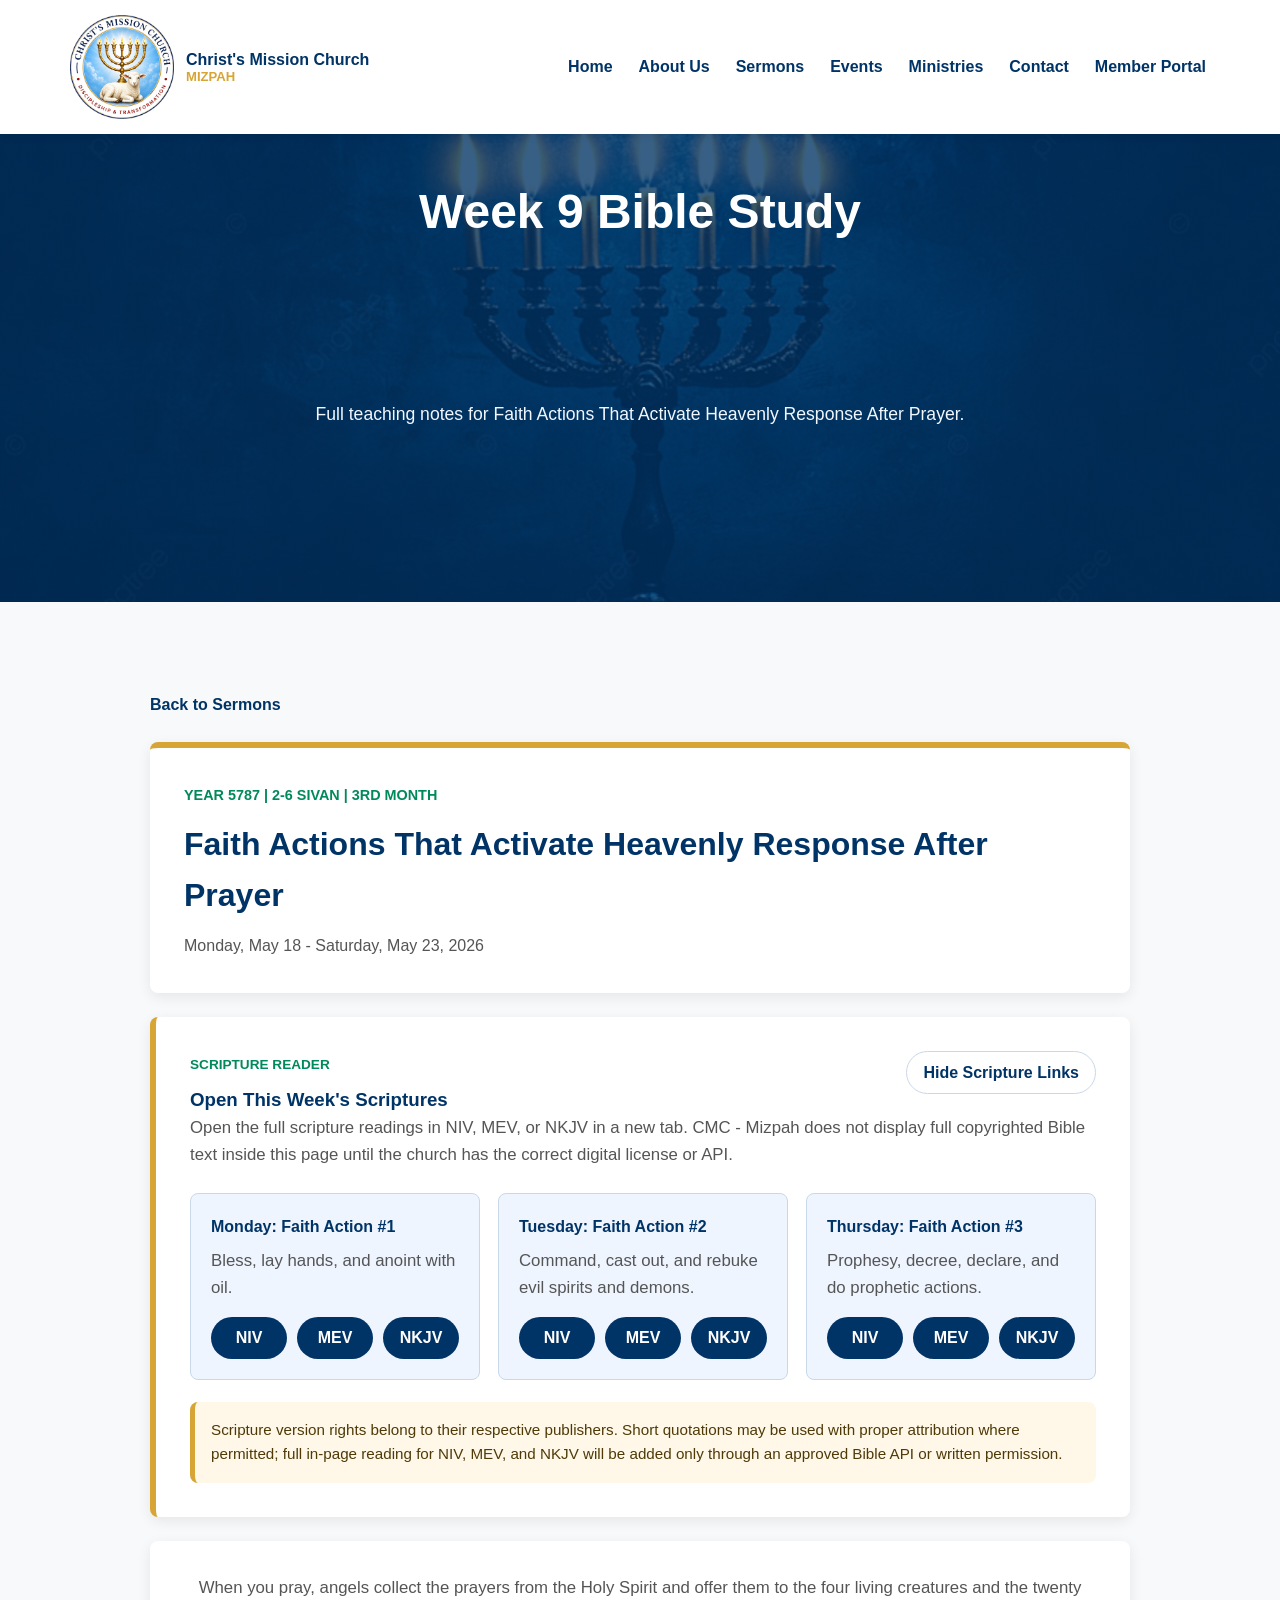
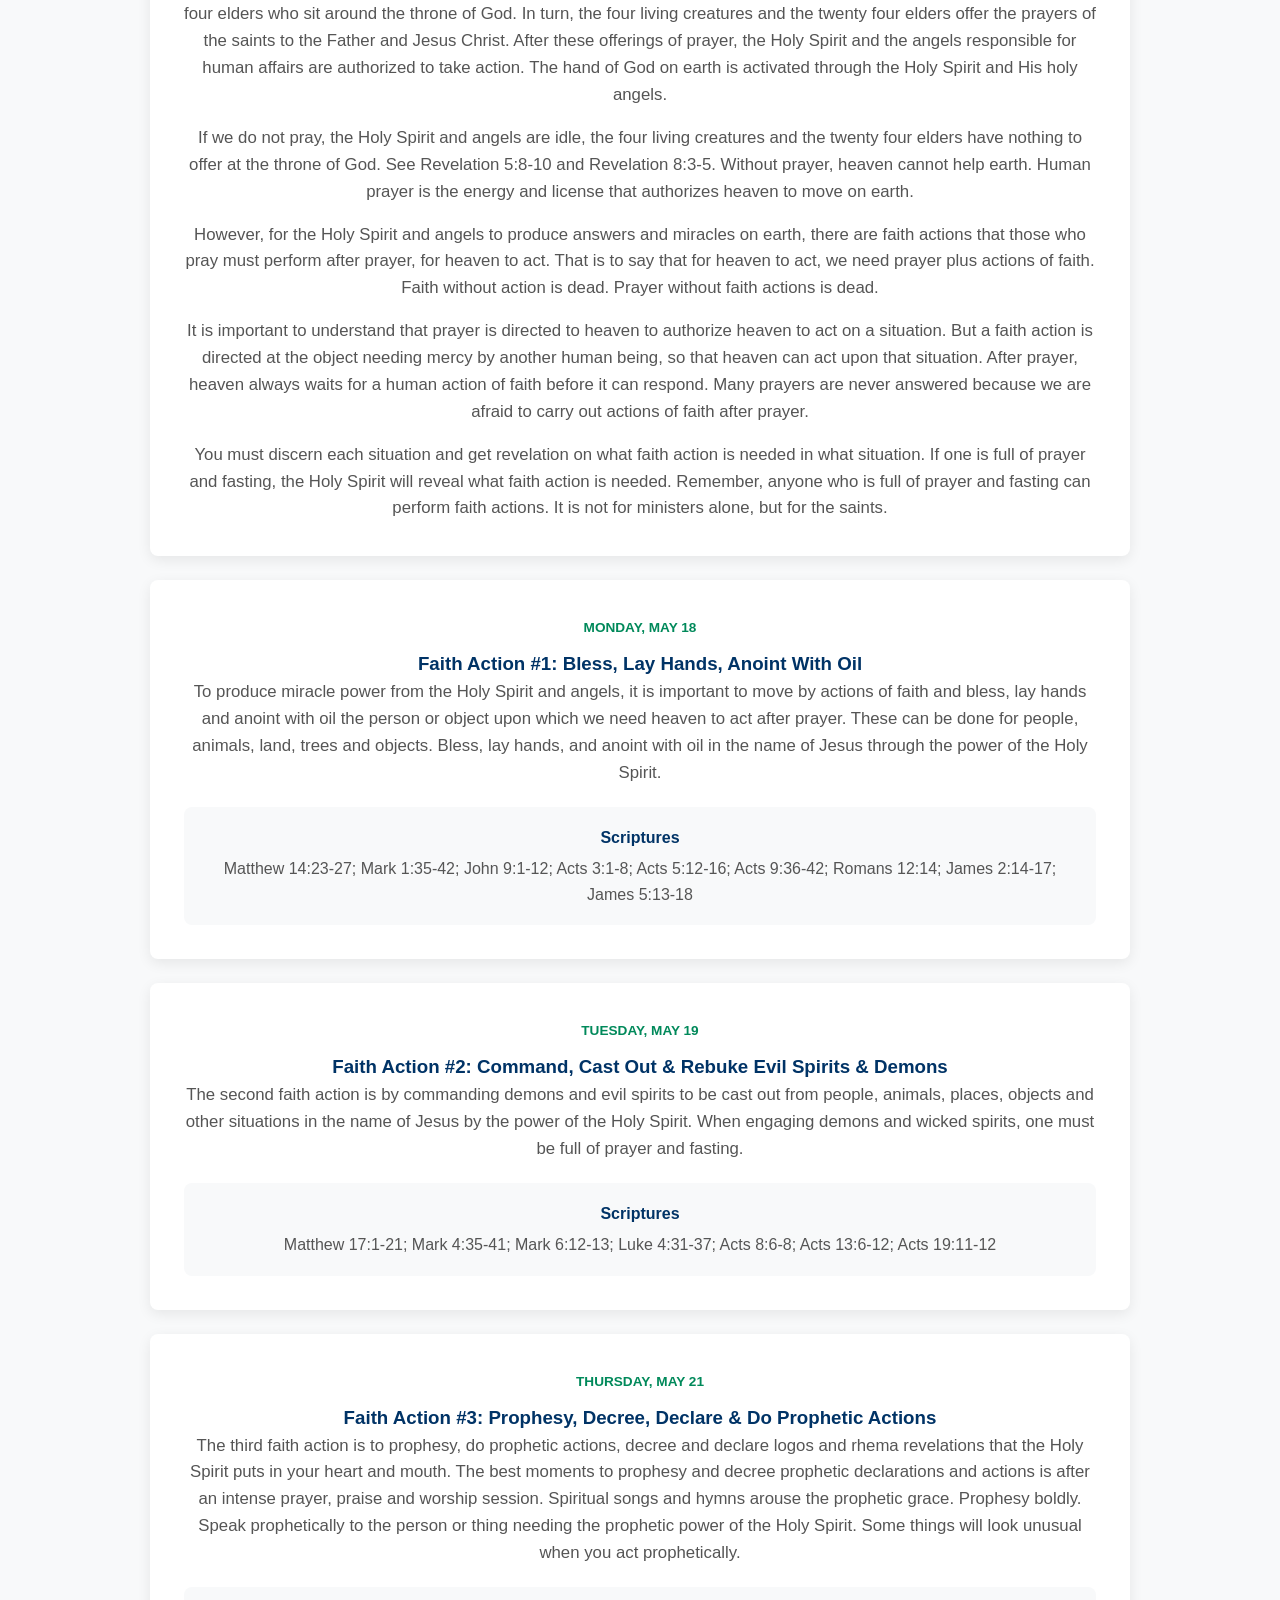
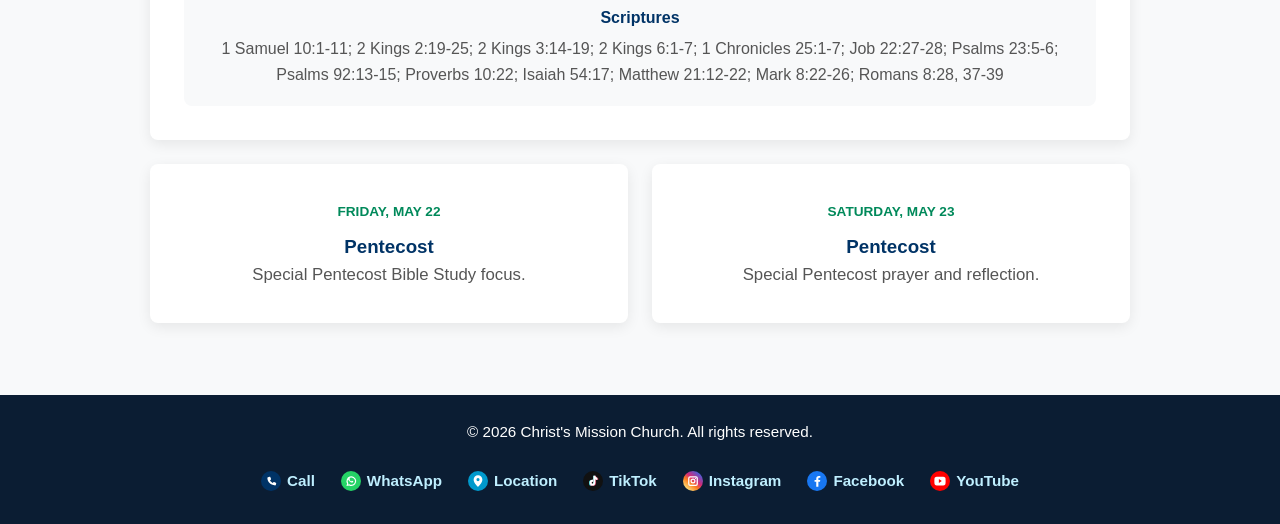
<file: bible-study-week-9.html>
<!DOCTYPE html>
<html lang="en">
<head>
    <meta charset="UTF-8">
    <meta name="viewport" content="width=device-width, initial-scale=1.0">
    <title>Week 9 Bible Study | Christ's Mission Church</title>
    <link rel="stylesheet" href="Style/main.css">
</head>
<body>

    <header>
        <nav class="navbar">
            <div class="logo-container">
                <img src="Images/logo.png" alt="Christ's Mission Church Logo" class="logo">
                <span class="brand-text">Christ's Mission Church <small>Mizpah</small></span>
            </div>

            <button class="menu-toggle" type="button" aria-label="Open navigation menu" aria-controls="primary-navigation" aria-expanded="false">
                <span></span>
                <span></span>
                <span></span>
            </button>

            <ul class="nav-links" id="primary-navigation">
                <li><a href="index.html">Home</a></li>
                <li><a href="about.html">About Us</a></li>
                <li><a href="sermons.html">Sermons</a></li>
                <li><a href="events.html">Events</a></li>
                <li><a href="ministries.html">Ministries</a></li>
                <li><a href="contact.html">Contact</a></li>
                <li><a href="login.html">Member Portal</a></li>
            </ul>
        </nav>
    </header>

    <section class="page-hero">
        <h1>Week 9 Bible Study</h1>
        <p>
            Full teaching notes for Faith Actions That Activate Heavenly Response After Prayer.
        </p>
    </section>

    <main class="notes-page">
        <article class="notes-article">
            <a href="sermons.html" class="text-link back-link">Back to Sermons</a>

            <header class="notes-header">
                <span class="section-label">Year 5787 | 2-6 Sivan | 3rd Month</span>
                <h2>Faith Actions That Activate Heavenly Response After Prayer</h2>
                <p>Monday, May 18 - Saturday, May 23, 2026</p>
            </header>

            <section class="notes-block scripture-reader-card">
                <div class="scripture-reader-heading">
                    <div>
                        <span class="card-label">Scripture Reader</span>
                        <h3>Open This Week's Scriptures</h3>
                    </div>
                    <button class="scripture-toggle" type="button" aria-expanded="true" aria-controls="scripture-reader-content">Hide Scripture Links</button>
                </div>

                <div id="scripture-reader-content" class="scripture-reader-content">
                    <p>
                        Open the full scripture readings in NIV, MEV, or NKJV in a new tab. CMC - Mizpah does not display
                        full copyrighted Bible text inside this page until the church has the correct digital license or API.
                    </p>

                    <div class="scripture-reader-grid">
                        <article>
                            <h4>Monday: Faith Action #1</h4>
                            <p>Bless, lay hands, and anoint with oil.</p>
                            <div class="scripture-actions">
                                <button type="button" data-scripture-title="Monday: Faith Action #1" data-scripture-url="https://www.biblegateway.com/passage/?search=Matthew%2014%3A23-27%3B%20Mark%201%3A35-42%3B%20John%209%3A1-12%3B%20Acts%203%3A1-8%3B%20Acts%205%3A12-16%3B%20Acts%209%3A36-42%3B%20Romans%2012%3A14%3B%20James%202%3A14-17%3B%20James%205%3A13-18&version=NIV">NIV</button>
                                <button type="button" data-scripture-title="Monday: Faith Action #1" data-scripture-url="https://www.biblegateway.com/passage/?search=Matthew%2014%3A23-27%3B%20Mark%201%3A35-42%3B%20John%209%3A1-12%3B%20Acts%203%3A1-8%3B%20Acts%205%3A12-16%3B%20Acts%209%3A36-42%3B%20Romans%2012%3A14%3B%20James%202%3A14-17%3B%20James%205%3A13-18&version=MEV">MEV</button>
                                <button type="button" data-scripture-title="Monday: Faith Action #1" data-scripture-url="https://www.biblegateway.com/passage/?search=Matthew%2014%3A23-27%3B%20Mark%201%3A35-42%3B%20John%209%3A1-12%3B%20Acts%203%3A1-8%3B%20Acts%205%3A12-16%3B%20Acts%209%3A36-42%3B%20Romans%2012%3A14%3B%20James%202%3A14-17%3B%20James%205%3A13-18&version=NKJV">NKJV</button>
                            </div>
                        </article>

                        <article>
                            <h4>Tuesday: Faith Action #2</h4>
                            <p>Command, cast out, and rebuke evil spirits and demons.</p>
                            <div class="scripture-actions">
                                <button type="button" data-scripture-title="Tuesday: Faith Action #2" data-scripture-url="https://www.biblegateway.com/passage/?search=Matthew%2017%3A1-21%3B%20Mark%204%3A35-41%3B%20Mark%206%3A12-13%3B%20Luke%204%3A31-37%3B%20Acts%208%3A6-8%3B%20Acts%2013%3A6-12%3B%20Acts%2019%3A11-12&version=NIV">NIV</button>
                                <button type="button" data-scripture-title="Tuesday: Faith Action #2" data-scripture-url="https://www.biblegateway.com/passage/?search=Matthew%2017%3A1-21%3B%20Mark%204%3A35-41%3B%20Mark%206%3A12-13%3B%20Luke%204%3A31-37%3B%20Acts%208%3A6-8%3B%20Acts%2013%3A6-12%3B%20Acts%2019%3A11-12&version=MEV">MEV</button>
                                <button type="button" data-scripture-title="Tuesday: Faith Action #2" data-scripture-url="https://www.biblegateway.com/passage/?search=Matthew%2017%3A1-21%3B%20Mark%204%3A35-41%3B%20Mark%206%3A12-13%3B%20Luke%204%3A31-37%3B%20Acts%208%3A6-8%3B%20Acts%2013%3A6-12%3B%20Acts%2019%3A11-12&version=NKJV">NKJV</button>
                            </div>
                        </article>

                        <article>
                            <h4>Thursday: Faith Action #3</h4>
                            <p>Prophesy, decree, declare, and do prophetic actions.</p>
                            <div class="scripture-actions">
                                <button type="button" data-scripture-title="Thursday: Faith Action #3" data-scripture-url="https://www.biblegateway.com/passage/?search=1%20Samuel%2010%3A1-11%3B%202%20Kings%202%3A19-25%3B%202%20Kings%203%3A14-19%3B%202%20Kings%206%3A1-7%3B%201%20Chronicles%2025%3A1-7%3B%20Job%2022%3A27-28%3B%20Psalms%2023%3A5-6%3B%20Psalms%2092%3A13-15%3B%20Proverbs%2010%3A22%3B%20Isaiah%2054%3A17%3B%20Matthew%2021%3A12-22%3B%20Mark%208%3A22-26%3B%20Romans%208%3A28%2C%2037-39&version=NIV">NIV</button>
                                <button type="button" data-scripture-title="Thursday: Faith Action #3" data-scripture-url="https://www.biblegateway.com/passage/?search=1%20Samuel%2010%3A1-11%3B%202%20Kings%202%3A19-25%3B%202%20Kings%203%3A14-19%3B%202%20Kings%206%3A1-7%3B%201%20Chronicles%2025%3A1-7%3B%20Job%2022%3A27-28%3B%20Psalms%2023%3A5-6%3B%20Psalms%2092%3A13-15%3B%20Proverbs%2010%3A22%3B%20Isaiah%2054%3A17%3B%20Matthew%2021%3A12-22%3B%20Mark%208%3A22-26%3B%20Romans%208%3A28%2C%2037-39&version=MEV">MEV</button>
                                <button type="button" data-scripture-title="Thursday: Faith Action #3" data-scripture-url="https://www.biblegateway.com/passage/?search=1%20Samuel%2010%3A1-11%3B%202%20Kings%202%3A19-25%3B%202%20Kings%203%3A14-19%3B%202%20Kings%206%3A1-7%3B%201%20Chronicles%2025%3A1-7%3B%20Job%2022%3A27-28%3B%20Psalms%2023%3A5-6%3B%20Psalms%2092%3A13-15%3B%20Proverbs%2010%3A22%3B%20Isaiah%2054%3A17%3B%20Matthew%2021%3A12-22%3B%20Mark%208%3A22-26%3B%20Romans%208%3A28%2C%2037-39&version=NKJV">NKJV</button>
                            </div>
                        </article>
                    </div>

                    <p class="scripture-copyright-note">
                        Scripture version rights belong to their respective publishers. Short quotations may be used with
                        proper attribution where permitted; full in-page reading for NIV, MEV, and NKJV will be added only
                        through an approved Bible API or written permission.
                    </p>
                </div>
            </section>

            <section class="notes-block">
                <p>
                    When you pray, angels collect the prayers from the Holy Spirit and offer them
                    to the four living creatures and the twenty four elders who sit around the
                    throne of God. In turn, the four living creatures and the twenty four elders
                    offer the prayers of the saints to the Father and Jesus Christ. After these
                    offerings of prayer, the Holy Spirit and the angels responsible for human
                    affairs are authorized to take action. The hand of God on earth is activated
                    through the Holy Spirit and His holy angels.
                </p>
                <p>
                    If we do not pray, the Holy Spirit and angels are idle, the four living
                    creatures and the twenty four elders have nothing to offer at the throne of
                    God. See Revelation 5:8-10 and Revelation 8:3-5. Without prayer, heaven
                    cannot help earth. Human prayer is the energy and license that authorizes
                    heaven to move on earth.
                </p>
                <p>
                    However, for the Holy Spirit and angels to produce answers and miracles on
                    earth, there are faith actions that those who pray must perform after prayer,
                    for heaven to act. That is to say that for heaven to act, we need prayer plus
                    actions of faith. Faith without action is dead. Prayer without faith actions
                    is dead.
                </p>
                <p>
                    It is important to understand that prayer is directed to heaven to authorize
                    heaven to act on a situation. But a faith action is directed at the object
                    needing mercy by another human being, so that heaven can act upon that
                    situation. After prayer, heaven always waits for a human action of faith
                    before it can respond. Many prayers are never answered because we are afraid
                    to carry out actions of faith after prayer.
                </p>
                <p>
                    You must discern each situation and get revelation on what faith action is
                    needed in what situation. If one is full of prayer and fasting, the Holy Spirit
                    will reveal what faith action is needed. Remember, anyone who is full of prayer
                    and fasting can perform faith actions. It is not for ministers alone, but for
                    the saints.
                </p>
            </section>

            <section class="notes-block">
                <span class="card-label">Monday, May 18</span>
                <h3>Faith Action #1: Bless, Lay Hands, Anoint With Oil</h3>
                <p>
                    To produce miracle power from the Holy Spirit and angels, it is important to
                    move by actions of faith and bless, lay hands and anoint with oil the person
                    or object upon which we need heaven to act after prayer. These can be done for
                    people, animals, land, trees and objects. Bless, lay hands, and anoint with oil
                    in the name of Jesus through the power of the Holy Spirit.
                </p>
                <div class="scripture-list">
                    <strong>Scriptures</strong>
                    <span>Matthew 14:23-27; Mark 1:35-42; John 9:1-12; Acts 3:1-8; Acts 5:12-16; Acts 9:36-42; Romans 12:14; James 2:14-17; James 5:13-18</span>
                </div>
            </section>

            <section class="notes-block">
                <span class="card-label">Tuesday, May 19</span>
                <h3>Faith Action #2: Command, Cast Out &amp; Rebuke Evil Spirits &amp; Demons</h3>
                <p>
                    The second faith action is by commanding demons and evil spirits to be cast
                    out from people, animals, places, objects and other situations in the name of
                    Jesus by the power of the Holy Spirit. When engaging demons and wicked spirits,
                    one must be full of prayer and fasting.
                </p>
                <div class="scripture-list">
                    <strong>Scriptures</strong>
                    <span>Matthew 17:1-21; Mark 4:35-41; Mark 6:12-13; Luke 4:31-37; Acts 8:6-8; Acts 13:6-12; Acts 19:11-12</span>
                </div>
            </section>

            <section class="notes-block">
                <span class="card-label">Thursday, May 21</span>
                <h3>Faith Action #3: Prophesy, Decree, Declare &amp; Do Prophetic Actions</h3>
                <p>
                    The third faith action is to prophesy, do prophetic actions, decree and
                    declare logos and rhema revelations that the Holy Spirit puts in your heart
                    and mouth. The best moments to prophesy and decree prophetic declarations and
                    actions is after an intense prayer, praise and worship session. Spiritual
                    songs and hymns arouse the prophetic grace. Prophesy boldly. Speak
                    prophetically to the person or thing needing the prophetic power of the Holy
                    Spirit. Some things will look unusual when you act prophetically.
                </p>
                <div class="scripture-list">
                    <strong>Scriptures</strong>
                    <span>1 Samuel 10:1-11; 2 Kings 2:19-25; 2 Kings 3:14-19; 2 Kings 6:1-7; 1 Chronicles 25:1-7; Job 22:27-28; Psalms 23:5-6; Psalms 92:13-15; Proverbs 10:22; Isaiah 54:17; Matthew 21:12-22; Mark 8:22-26; Romans 8:28, 37-39</span>
                </div>
            </section>

            <div class="notes-grid">
                <section class="notes-block">
                    <span class="card-label">Friday, May 22</span>
                    <h3>Pentecost</h3>
                    <p>Special Pentecost Bible Study focus.</p>
                </section>

                <section class="notes-block">
                    <span class="card-label">Saturday, May 23</span>
                    <h3>Pentecost</h3>
                    <p>Special Pentecost prayer and reflection.</p>
                </section>
            </div>
        </article>
    </main>

    <footer>
        <div class="footer-content">
            <p>&copy; <span class="current-year">2026</span> Christ's Mission Church. All rights reserved.</p>
            <div class="footer-links">
                <a href="tel:+254722750727"><img src="Images/icon-phone.svg" alt="">Call</a>
                <a href="https://wa.me/254722750727" target="_blank" rel="noopener noreferrer"><img src="Images/icon-whatsapp.svg" alt="">WhatsApp</a>
                <a href="https://maps.app.goo.gl/nSy3ifH5L9tVrJJA7" target="_blank" rel="noopener noreferrer"><img src="Images/icon-location.svg" alt="">Location</a>
                <a href="https://www.tiktok.com/@christmissionchurchmedia" target="_blank" rel="noopener noreferrer"><img src="Images/icon-tiktok.svg" alt="">TikTok</a>
                <a href="https://www.instagram.com/christ_missionchurch" target="_blank" rel="noopener noreferrer"><img src="Images/icon-instagram.svg" alt="">Instagram</a>
                <a href="https://www.facebook.com/share/g/18jx7vKJ1u/" target="_blank" rel="noopener noreferrer"><img src="Images/icon-facebook.svg" alt="">Facebook</a>
                <a href="https://www.youtube.com/@christsmissionchurchke8321" target="_blank" rel="noopener noreferrer"><img src="Images/icon-youtube.svg" alt="">YouTube</a>
            </div>
        </div>
    </footer>

    <script src="Scripts/main.js"></script>
    <script src="Scripts/scripture-reader.js"></script>
</body>
</html>
</file>
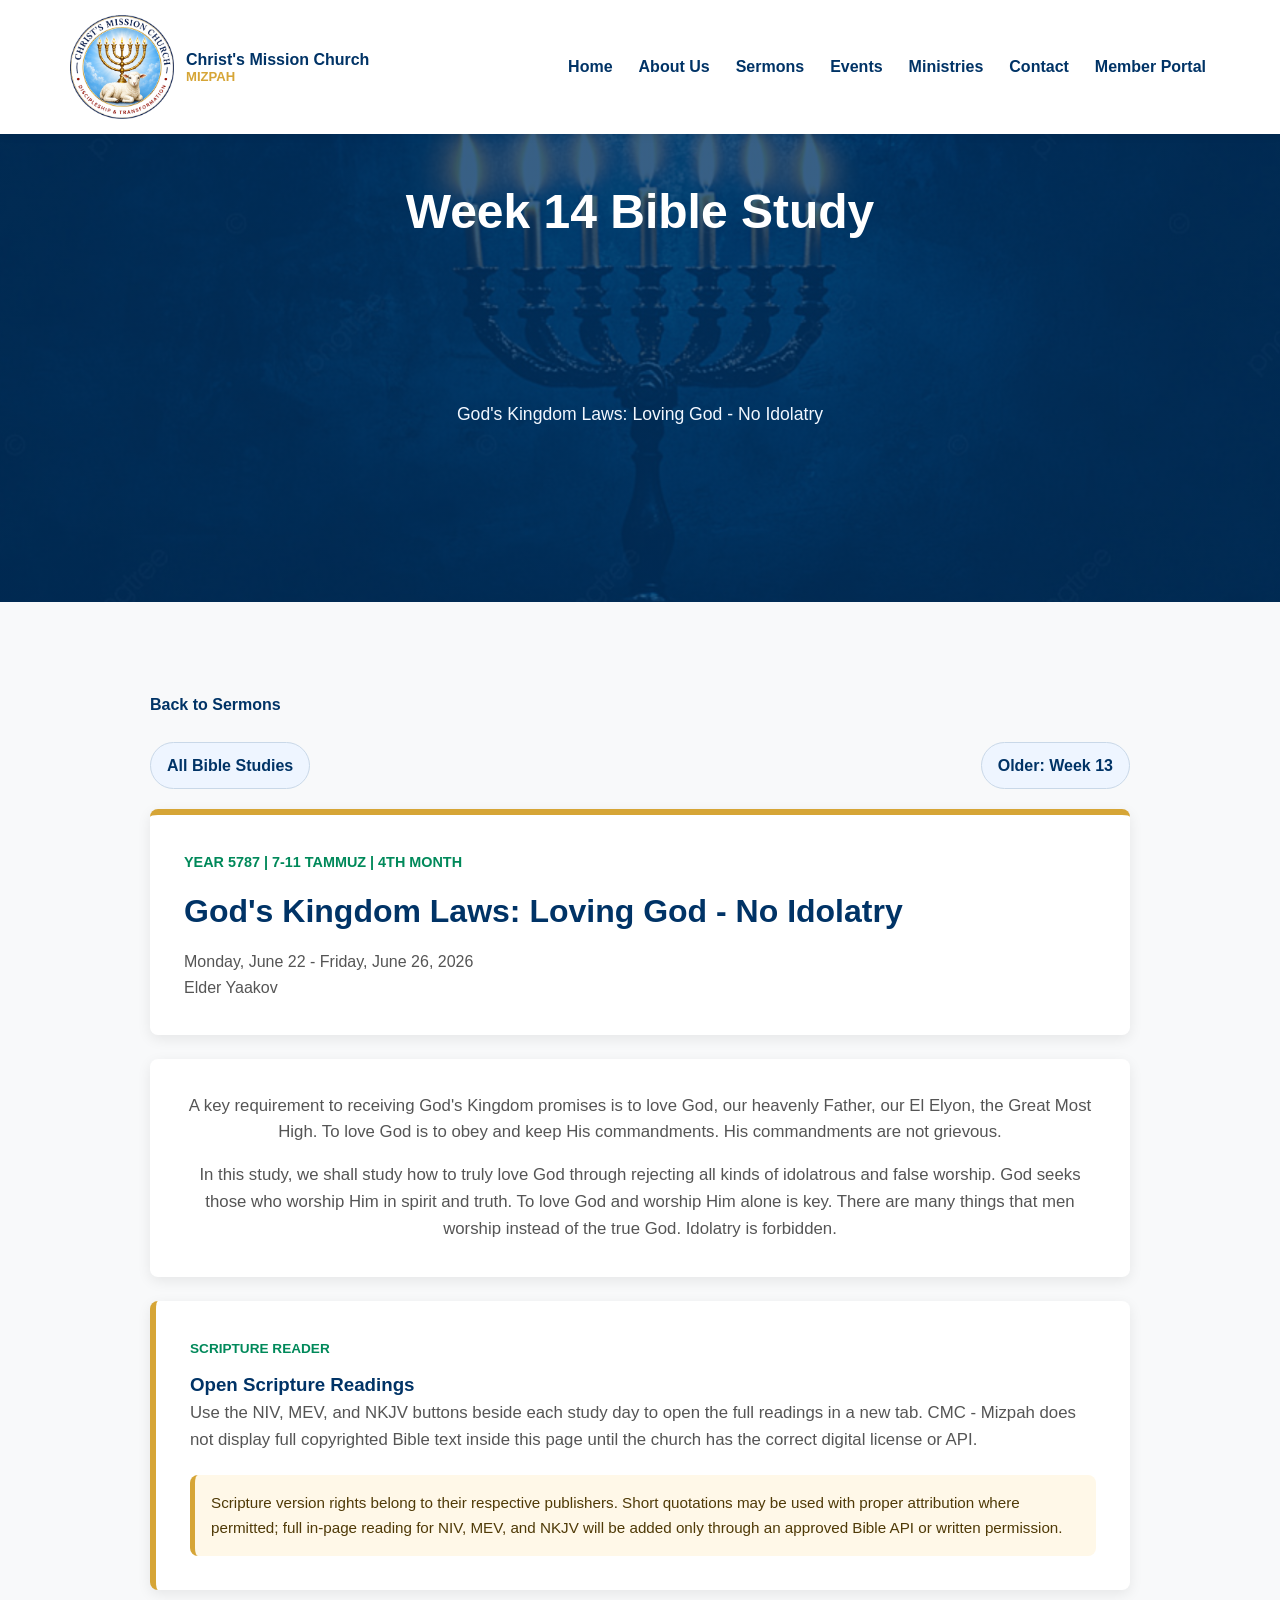
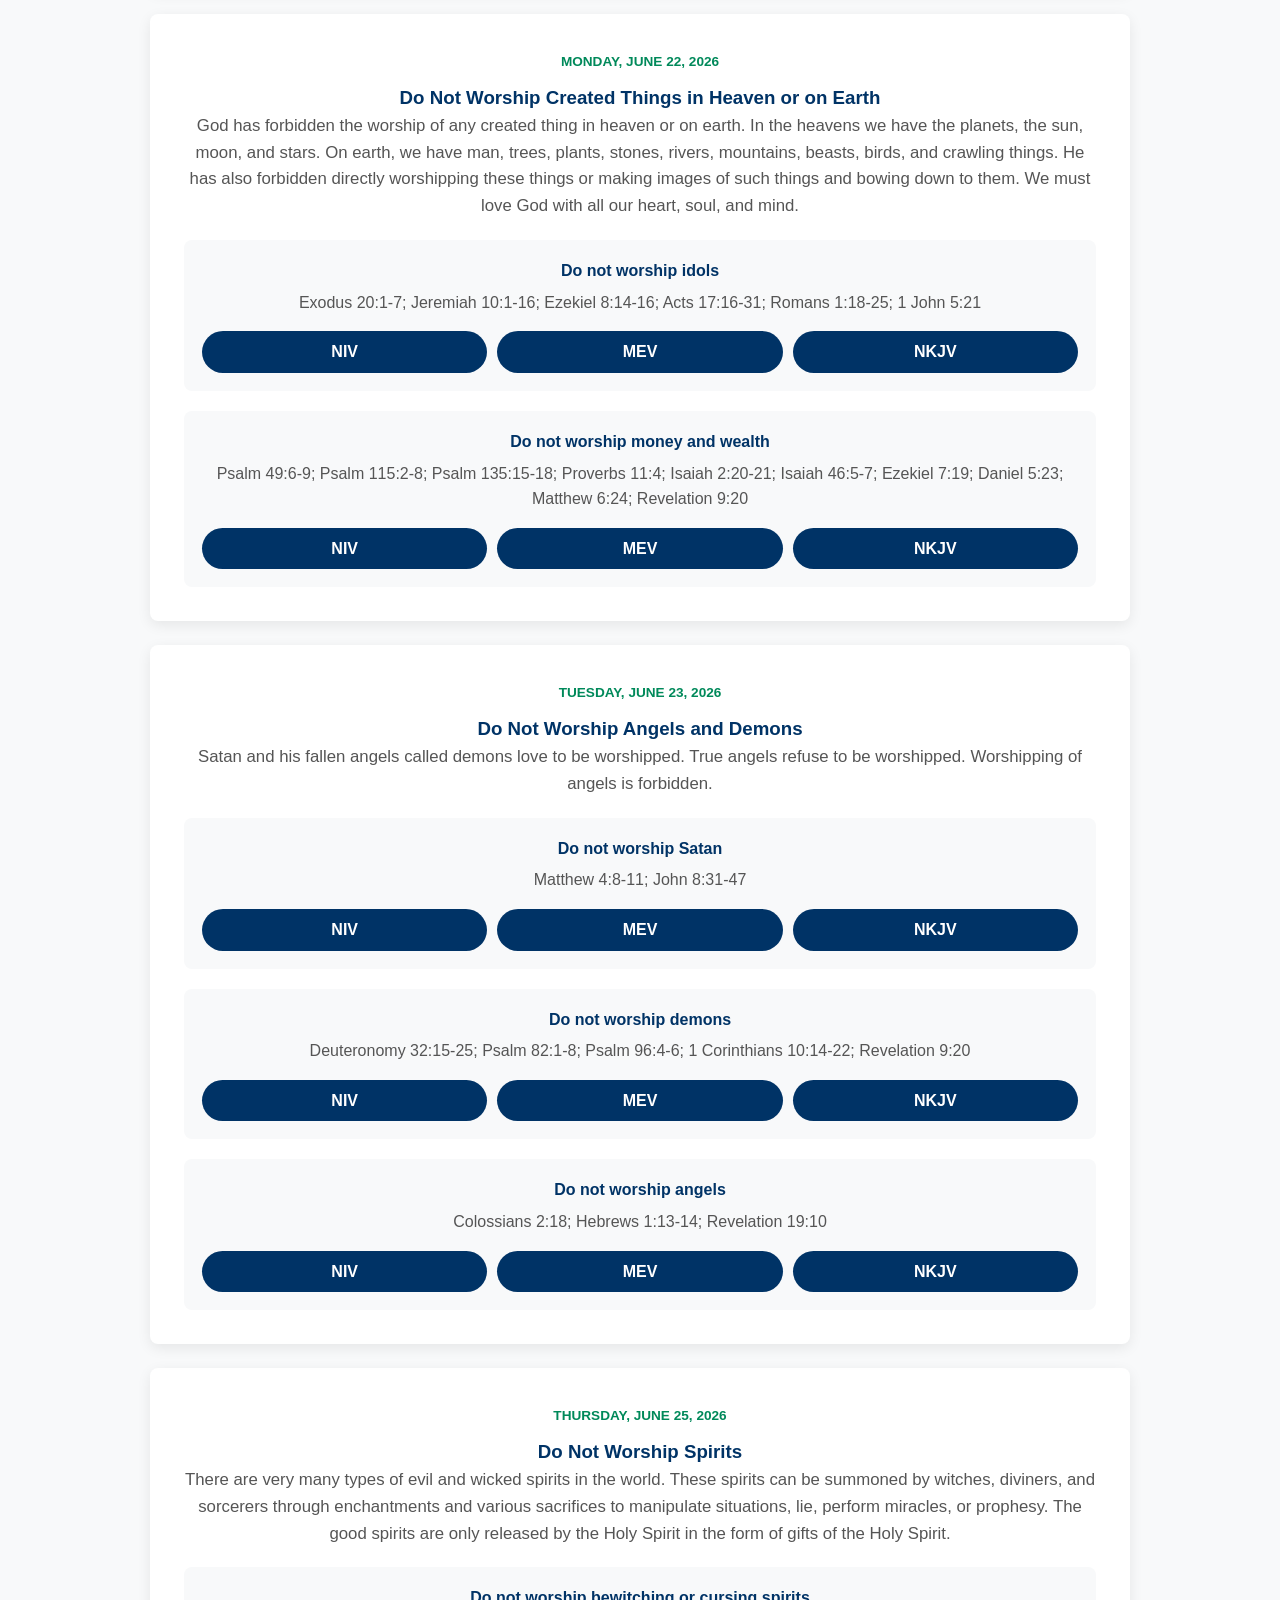
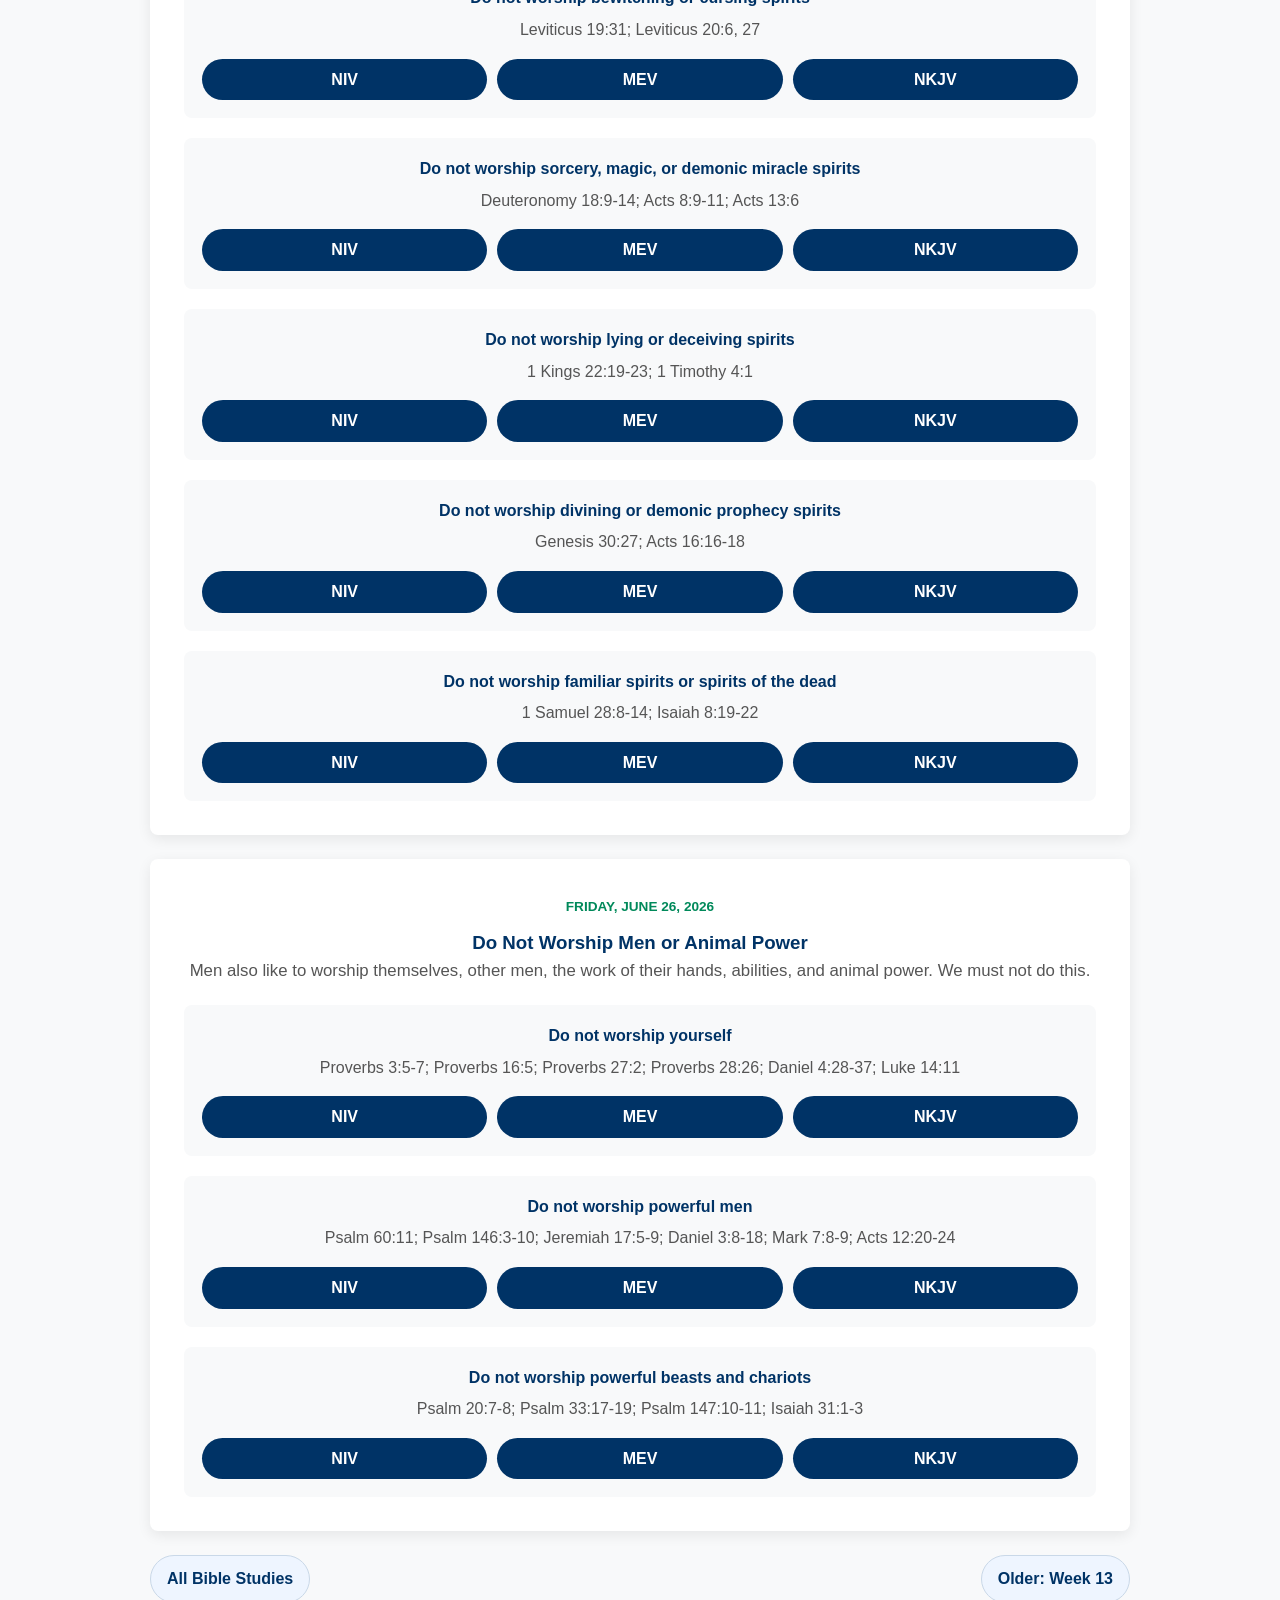
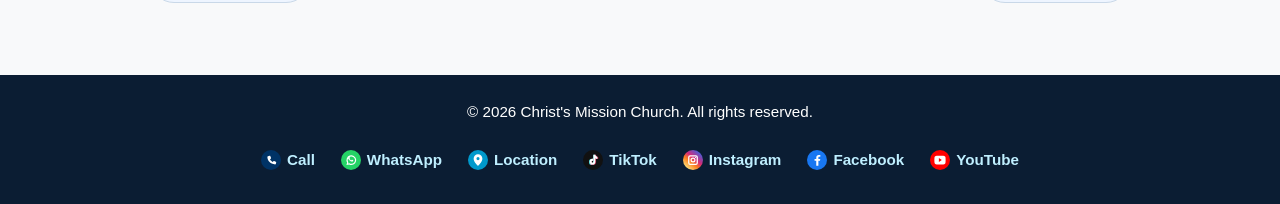
<file: bible-study.html>
<!DOCTYPE html>
<html lang="en">
<head>
    <meta charset="UTF-8">
    <meta name="viewport" content="width=device-width, initial-scale=1.0">
    <title>Bible Study Notes | Christ's Mission Church</title>
    <link rel="stylesheet" href="Style/main.css">
</head>
<body>

    <header>
        <nav class="navbar">
            <div class="logo-container">
                <img src="Images/logo.png" alt="Christ's Mission Church Logo" class="logo">
                <span class="brand-text">Christ's Mission Church <small>Mizpah</small></span>
            </div>

            <button class="menu-toggle" type="button" aria-label="Open navigation menu" aria-controls="primary-navigation" aria-expanded="false">
                <span></span>
                <span></span>
                <span></span>
            </button>

            <ul class="nav-links" id="primary-navigation">
                <li><a href="index.html">Home</a></li>
                <li><a href="about.html">About Us</a></li>
                <li><a href="sermons.html">Sermons</a></li>
                <li><a href="events.html">Events</a></li>
                <li><a href="ministries.html">Ministries</a></li>
                <li><a href="contact.html">Contact</a></li>
                <li><a href="login.html">Member Portal</a></li>
            </ul>
        </nav>
    </header>

    <section class="page-hero">
        <h1 id="study-page-week">Bible Study Notes</h1>
        <p id="study-page-theme">Loading Bible Study notes...</p>
    </section>

    <main class="notes-page">
        <article class="notes-article" id="study-detail">
            <a href="sermons.html" class="text-link back-link">Back to Sermons</a>
            <section class="notes-block">
                <p>Loading Bible Study notes...</p>
            </section>
        </article>
    </main>

    <footer>
        <div class="footer-content">
            <p>&copy; <span class="current-year">2026</span> Christ's Mission Church. All rights reserved.</p>
            <div class="footer-links">
                <a href="tel:+254722750727"><img src="Images/icon-phone.svg" alt="">Call</a>
                <a href="https://wa.me/254722750727" target="_blank" rel="noopener noreferrer"><img src="Images/icon-whatsapp.svg" alt="">WhatsApp</a>
                <a href="https://maps.app.goo.gl/nSy3ifH5L9tVrJJA7" target="_blank" rel="noopener noreferrer"><img src="Images/icon-location.svg" alt="">Location</a>
                <a href="https://www.tiktok.com/@christmissionchurchmedia" target="_blank" rel="noopener noreferrer"><img src="Images/icon-tiktok.svg" alt="">TikTok</a>
                <a href="https://www.instagram.com/christ_missionchurch" target="_blank" rel="noopener noreferrer"><img src="Images/icon-instagram.svg" alt="">Instagram</a>
                <a href="https://www.facebook.com/share/g/18jx7vKJ1u/" target="_blank" rel="noopener noreferrer"><img src="Images/icon-facebook.svg" alt="">Facebook</a>
                <a href="https://www.youtube.com/@christsmissionchurchke8321" target="_blank" rel="noopener noreferrer"><img src="Images/icon-youtube.svg" alt="">YouTube</a>
            </div>
        </div>
    </footer>

    <script src="Scripts/main.js"></script>
    <script src="Scripts/bible-study-detail.js"></script>
</body>
</html>
</file>
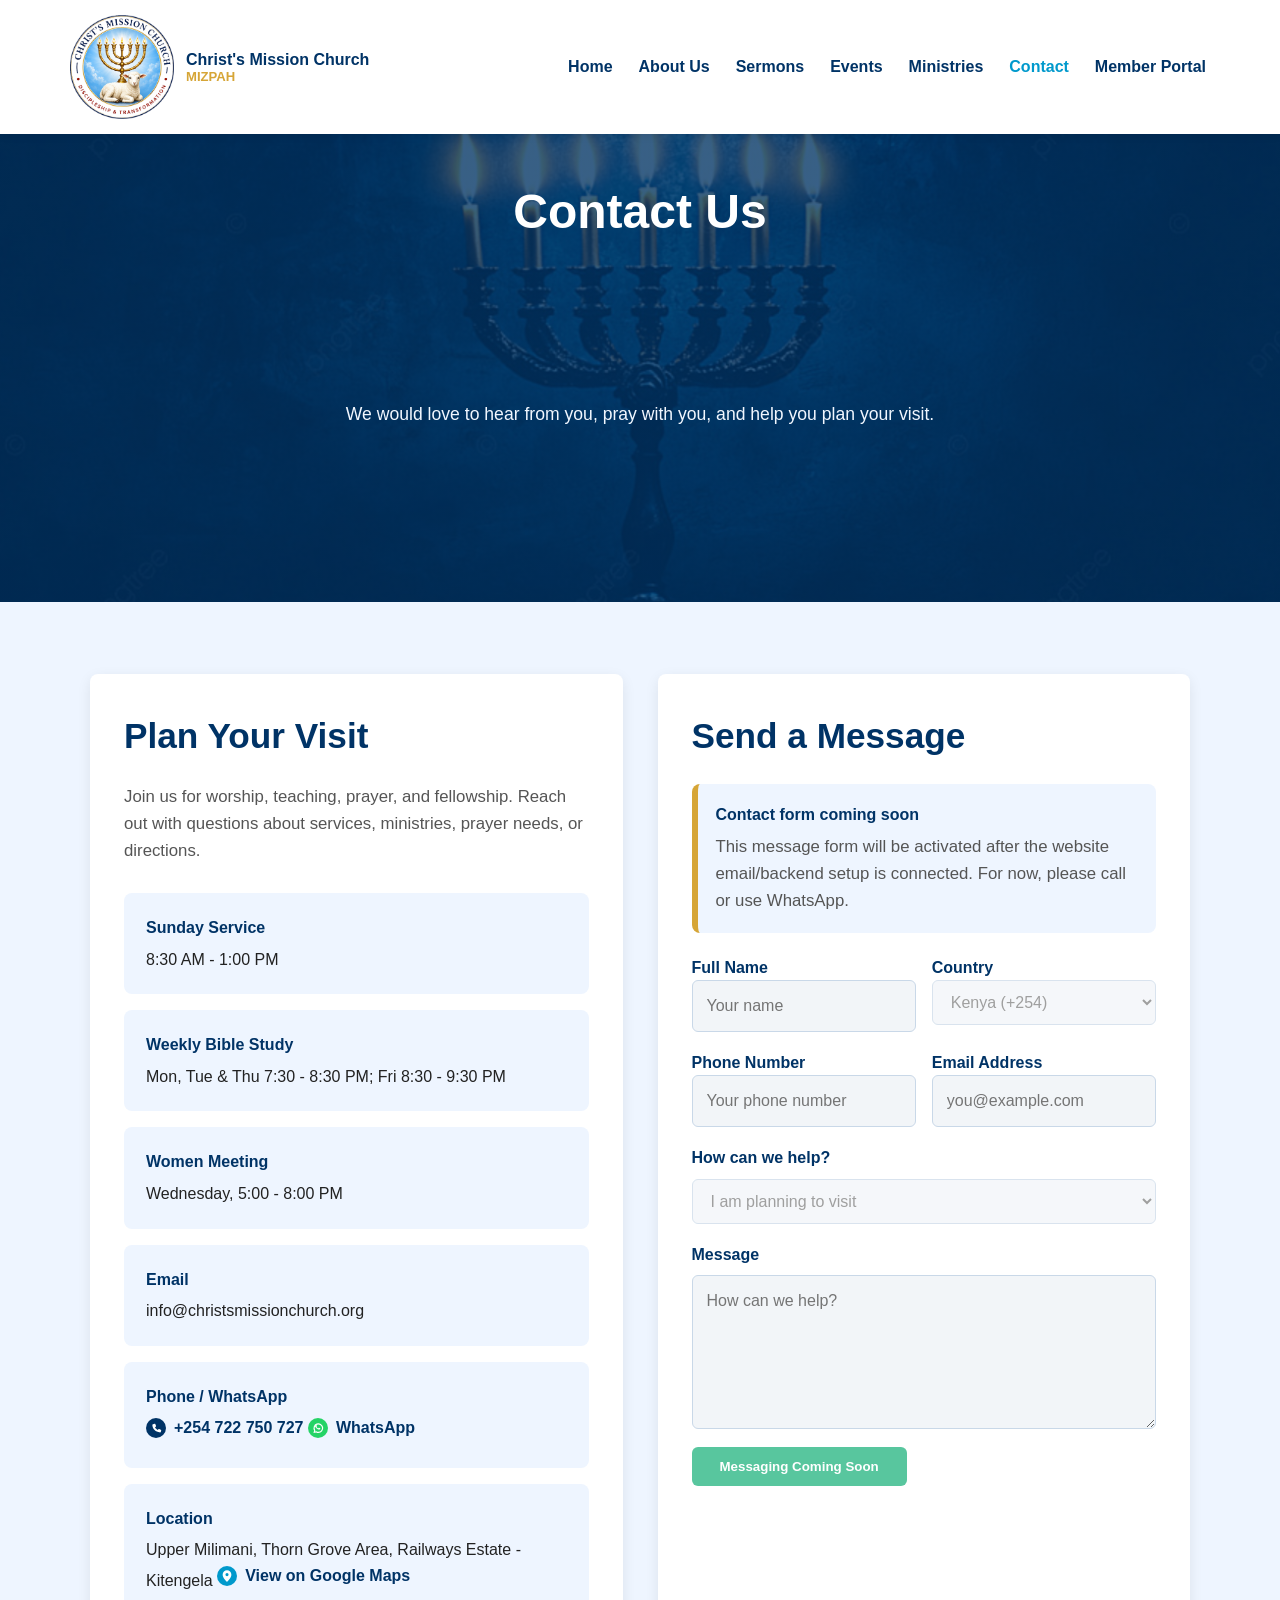
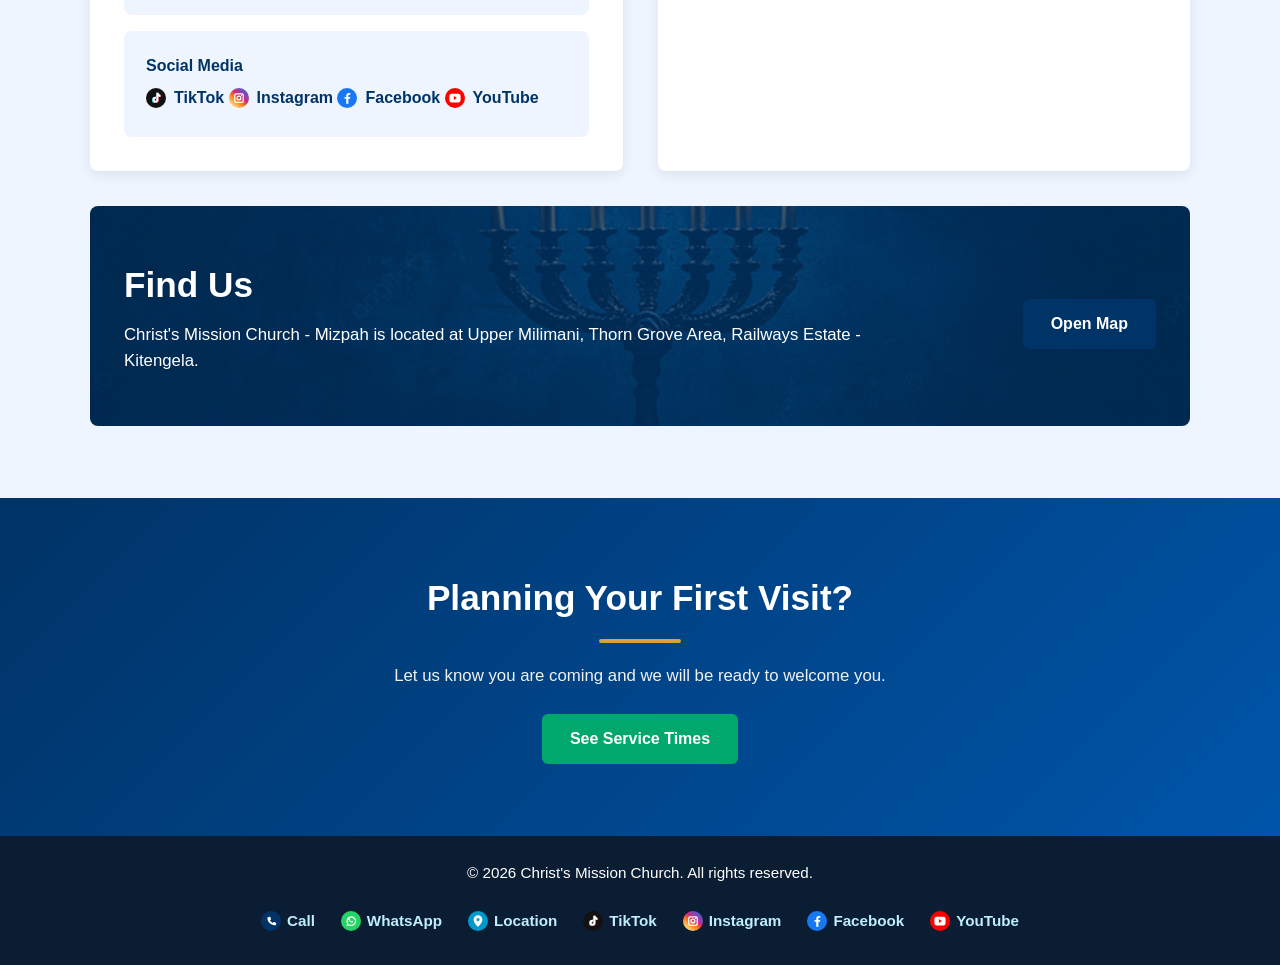
<file: contact.html>
<!DOCTYPE html>
<html lang="en">
<head>
    <meta charset="UTF-8">
    <meta name="viewport" content="width=device-width, initial-scale=1.0">
    <title>Contact | Christ's Mission Church</title>
    <link rel="stylesheet" href="Style/main.css">
</head>
<body>

    <header>
        <nav class="navbar">
            <div class="logo-container">
                <img src="Images/logo.png" alt="Christ's Mission Church Logo" class="logo">
                <span class="brand-text">Christ's Mission Church <small>Mizpah</small></span>
            </div>

            <button class="menu-toggle" type="button" aria-label="Open navigation menu" aria-controls="primary-navigation" aria-expanded="false">
                <span></span>
                <span></span>
                <span></span>
            </button>

            <ul class="nav-links" id="primary-navigation">
                <li><a href="index.html">Home</a></li>
                <li><a href="about.html">About Us</a></li>
                <li><a href="sermons.html">Sermons</a></li>
                <li><a href="events.html">Events</a></li>
                <li><a href="ministries.html">Ministries</a></li>
                <li><a href="contact.html">Contact</a></li>
                <li><a href="login.html">Member Portal</a></li>
            </ul>
        </nav>
    </header>

    <section class="page-hero">
        <h1>Contact Us</h1>
        <p>
            We would love to hear from you, pray with you,
            and help you plan your visit.
        </p>
    </section>

    <section class="contact-section">
        <div class="contact-layout">
            <div class="contact-details">
                <h2>Plan Your Visit</h2>
                <p>
                    Join us for worship, teaching, prayer, and fellowship. Reach out
                    with questions about services, ministries, prayer needs, or directions.
                </p>

                <div class="detail-list">
                    <div>
                        <strong>Sunday Service</strong>
                        <span>8:30 AM - 1:00 PM</span>
                    </div>
                    <div>
                        <strong>Weekly Bible Study</strong>
                        <span>Mon, Tue &amp; Thu 7:30 - 8:30 PM; Fri 8:30 - 9:30 PM</span>
                    </div>
                    <div>
                        <strong>Women Meeting</strong>
                        <span>Wednesday, 5:00 - 8:00 PM</span>
                    </div>
                    <div>
                        <strong>Email</strong>
                        <span>info@christsmissionchurch.org</span>
                    </div>
                    <div>
                        <strong>Phone / WhatsApp</strong>
                        <span class="contact-link-row">
                            <a href="tel:+254722750727"><img src="Images/icon-phone.svg" alt="">+254 722 750 727</a>
                            <a href="https://wa.me/254722750727" target="_blank" rel="noopener noreferrer"><img src="Images/icon-whatsapp.svg" alt="">WhatsApp</a>
                        </span>
                    </div>
                    <div>
                        <strong>Location</strong>
                        <span>
                            Upper Milimani, Thorn Grove Area, Railways Estate - Kitengela
                            <a href="https://maps.app.goo.gl/nSy3ifH5L9tVrJJA7" target="_blank" rel="noopener noreferrer"><img src="Images/icon-location.svg" alt="">View on Google Maps</a>
                        </span>
                    </div>
                    <div>
                        <strong>Social Media</strong>
                        <span class="contact-link-row">
                            <a href="https://www.tiktok.com/@christmissionchurchmedia" target="_blank" rel="noopener noreferrer"><img src="Images/icon-tiktok.svg" alt="">TikTok</a>
                            <a href="https://www.instagram.com/christ_missionchurch" target="_blank" rel="noopener noreferrer"><img src="Images/icon-instagram.svg" alt="">Instagram</a>
                            <a href="https://www.facebook.com/share/g/18jx7vKJ1u/" target="_blank" rel="noopener noreferrer"><img src="Images/icon-facebook.svg" alt="">Facebook</a>
                            <a href="https://www.youtube.com/@christsmissionchurchke8321" target="_blank" rel="noopener noreferrer"><img src="Images/icon-youtube.svg" alt="">YouTube</a>
                        </span>
                    </div>
                </div>
            </div>

            <form class="contact-form">
                <h2>Send a Message</h2>
                <div class="coming-soon-banner">
                    <strong>Contact form coming soon</strong>
                    <p>This message form will be activated after the website email/backend setup is connected. For now, please call or use WhatsApp.</p>
                </div>

                <div class="form-row">
                    <div>
                        <label for="name">Full Name</label>
                        <input type="text" id="name" name="name" placeholder="Your name" required disabled>
                    </div>

                    <div>
                        <label for="country">Country</label>
                        <select id="country" name="country" disabled>
                            <option value="KE" selected>Kenya (+254)</option>
                            <option value="UG">Uganda (+256)</option>
                            <option value="TZ">Tanzania (+255)</option>
                            <option value="RW">Rwanda (+250)</option>
                            <option value="BI">Burundi (+257)</option>
                            <option value="SS">South Sudan (+211)</option>
                            <option value="US">United States (+1)</option>
                            <option value="GB">United Kingdom (+44)</option>
                            <option value="other">Other</option>
                        </select>
                    </div>
                </div>

                <div class="form-row">
                    <div>
                        <label for="phone">Phone Number</label>
                        <input type="tel" id="phone" name="phone" placeholder="Your phone number" autocomplete="tel-national" disabled>
                    </div>

                    <div>
                        <label for="email">Email Address</label>
                        <input type="email" id="email" name="email" placeholder="you@example.com" required disabled>
                    </div>
                </div>

                <label for="topic">How can we help?</label>
                <select id="topic" name="topic" disabled>
                    <option value="visit">I am planning to visit</option>
                    <option value="prayer">I need prayer</option>
                    <option value="ministry">I want to join a ministry</option>
                    <option value="general">General question</option>
                </select>

                <label for="message">Message</label>
                <textarea id="message" name="message" rows="5" placeholder="How can we help?" required disabled></textarea>

                <button type="button" class="btn disabled-btn" disabled>Messaging Coming Soon</button>
            </form>

            <div class="map-panel">
                <div>
                    <h2>Find Us</h2>
                    <p>Christ's Mission Church - Mizpah is located at Upper Milimani, Thorn Grove Area, Railways Estate - Kitengela.</p>
                </div>
                <a href="https://maps.app.goo.gl/nSy3ifH5L9tVrJJA7" class="btn-secondary" target="_blank" rel="noopener noreferrer">Open Map</a>
            </div>
        </div>
    </section>

    <section class="cta">
        <h2>Planning Your First Visit?</h2>
        <p>Let us know you are coming and we will be ready to welcome you.</p>
        <a href="events.html" class="btn">See Service Times</a>
    </section>

    <footer>
        <div class="footer-content">
            <p>&copy; <span class="current-year">2026</span> Christ's Mission Church. All rights reserved.</p>
            <div class="footer-links">
                <a href="tel:+254722750727"><img src="Images/icon-phone.svg" alt="">Call</a>
                <a href="https://wa.me/254722750727" target="_blank" rel="noopener noreferrer"><img src="Images/icon-whatsapp.svg" alt="">WhatsApp</a>
                <a href="https://maps.app.goo.gl/nSy3ifH5L9tVrJJA7" target="_blank" rel="noopener noreferrer"><img src="Images/icon-location.svg" alt="">Location</a>
                <a href="https://www.tiktok.com/@christmissionchurchmedia" target="_blank" rel="noopener noreferrer"><img src="Images/icon-tiktok.svg" alt="">TikTok</a>
                <a href="https://www.instagram.com/christ_missionchurch" target="_blank" rel="noopener noreferrer"><img src="Images/icon-instagram.svg" alt="">Instagram</a>
                <a href="https://www.facebook.com/share/g/18jx7vKJ1u/" target="_blank" rel="noopener noreferrer"><img src="Images/icon-facebook.svg" alt="">Facebook</a>
                <a href="https://www.youtube.com/@christsmissionchurchke8321" target="_blank" rel="noopener noreferrer"><img src="Images/icon-youtube.svg" alt="">YouTube</a>
            </div>
        </div>
    </footer>

    <script src="Scripts/main.js"></script>
</body>
</html>
</file>
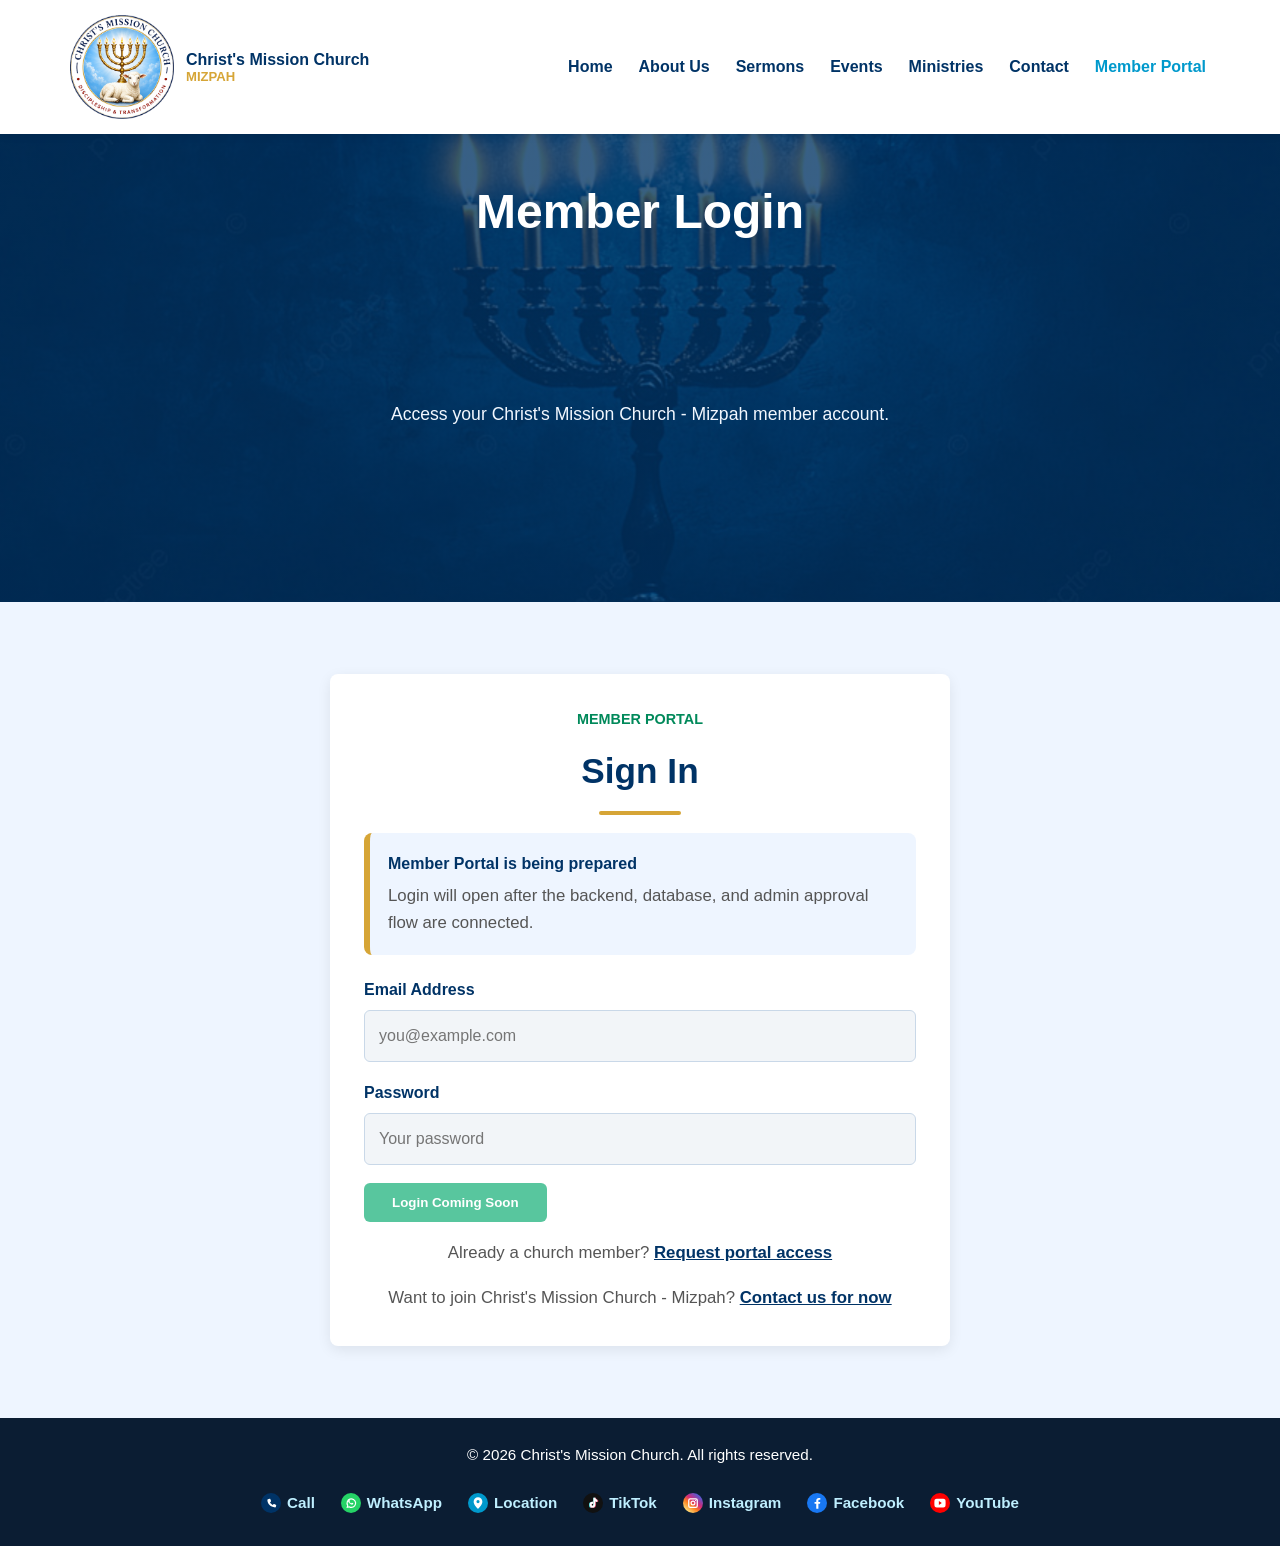
<file: login.html>
<!DOCTYPE html>
<html lang="en">
<head>
    <meta charset="UTF-8">
    <meta name="viewport" content="width=device-width, initial-scale=1.0">
    <title>Member Login | Christ's Mission Church</title>
    <link rel="stylesheet" href="Style/main.css">
</head>
<body>
    <header>
        <nav class="navbar">
            <div class="logo-container">
                <img src="Images/logo.png" alt="Christ's Mission Church Logo" class="logo">
                <span class="brand-text">Christ's Mission Church <small>Mizpah</small></span>
            </div>
            <button class="menu-toggle" type="button" aria-label="Open navigation menu" aria-controls="primary-navigation" aria-expanded="false">
                <span></span>
                <span></span>
                <span></span>
            </button>
            <ul class="nav-links" id="primary-navigation">
                <li><a href="index.html">Home</a></li>
                <li><a href="about.html">About Us</a></li>
                <li><a href="sermons.html">Sermons</a></li>
                <li><a href="events.html">Events</a></li>
                <li><a href="ministries.html">Ministries</a></li>
                <li><a href="contact.html">Contact</a></li>
                <li><a href="login.html">Member Portal</a></li>
            </ul>
        </nav>
    </header>

    <section class="page-hero">
        <h1>Member Login</h1>
        <p>Access your Christ's Mission Church - Mizpah member account.</p>
    </section>

    <main class="portal-page">
        <section class="portal-panel">
            <span class="section-label">Member Portal</span>
            <h2>Sign In</h2>
            <div class="coming-soon-banner">
                <strong>Member Portal is being prepared</strong>
                <p>Login will open after the backend, database, and admin approval flow are connected.</p>
            </div>
            <form class="portal-form">
                <label for="email">Email Address</label>
                <input type="email" id="email" name="email" placeholder="you@example.com" disabled>

                <label for="password">Password</label>
                <input type="password" id="password" name="password" placeholder="Your password" disabled>

                <button class="btn disabled-btn" type="button" disabled>Login Coming Soon</button>
            </form>
            <p class="portal-helper">Already a church member? <a href="signup.html">Request portal access</a></p>
            <p class="portal-helper">Want to join Christ's Mission Church - Mizpah? <a href="contact.html">Contact us for now</a></p>
        </section>
    </main>

    <footer>
        <div class="footer-content">
            <p>&copy; <span class="current-year">2026</span> Christ's Mission Church. All rights reserved.</p>
            <div class="footer-links">
                <a href="tel:+254722750727"><img src="Images/icon-phone.svg" alt="">Call</a>
                <a href="https://wa.me/254722750727" target="_blank" rel="noopener noreferrer"><img src="Images/icon-whatsapp.svg" alt="">WhatsApp</a>
                <a href="https://maps.app.goo.gl/nSy3ifH5L9tVrJJA7" target="_blank" rel="noopener noreferrer"><img src="Images/icon-location.svg" alt="">Location</a>
                <a href="https://www.tiktok.com/@christmissionchurchmedia" target="_blank" rel="noopener noreferrer"><img src="Images/icon-tiktok.svg" alt="">TikTok</a>
                <a href="https://www.instagram.com/christ_missionchurch" target="_blank" rel="noopener noreferrer"><img src="Images/icon-instagram.svg" alt="">Instagram</a>
                <a href="https://www.facebook.com/share/g/18jx7vKJ1u/" target="_blank" rel="noopener noreferrer"><img src="Images/icon-facebook.svg" alt="">Facebook</a>
                <a href="https://www.youtube.com/@christsmissionchurchke8321" target="_blank" rel="noopener noreferrer"><img src="Images/icon-youtube.svg" alt="">YouTube</a>
            </div>
        </div>
    </footer>

    <script src="Scripts/main.js"></script>
</body>
</html>
</file>
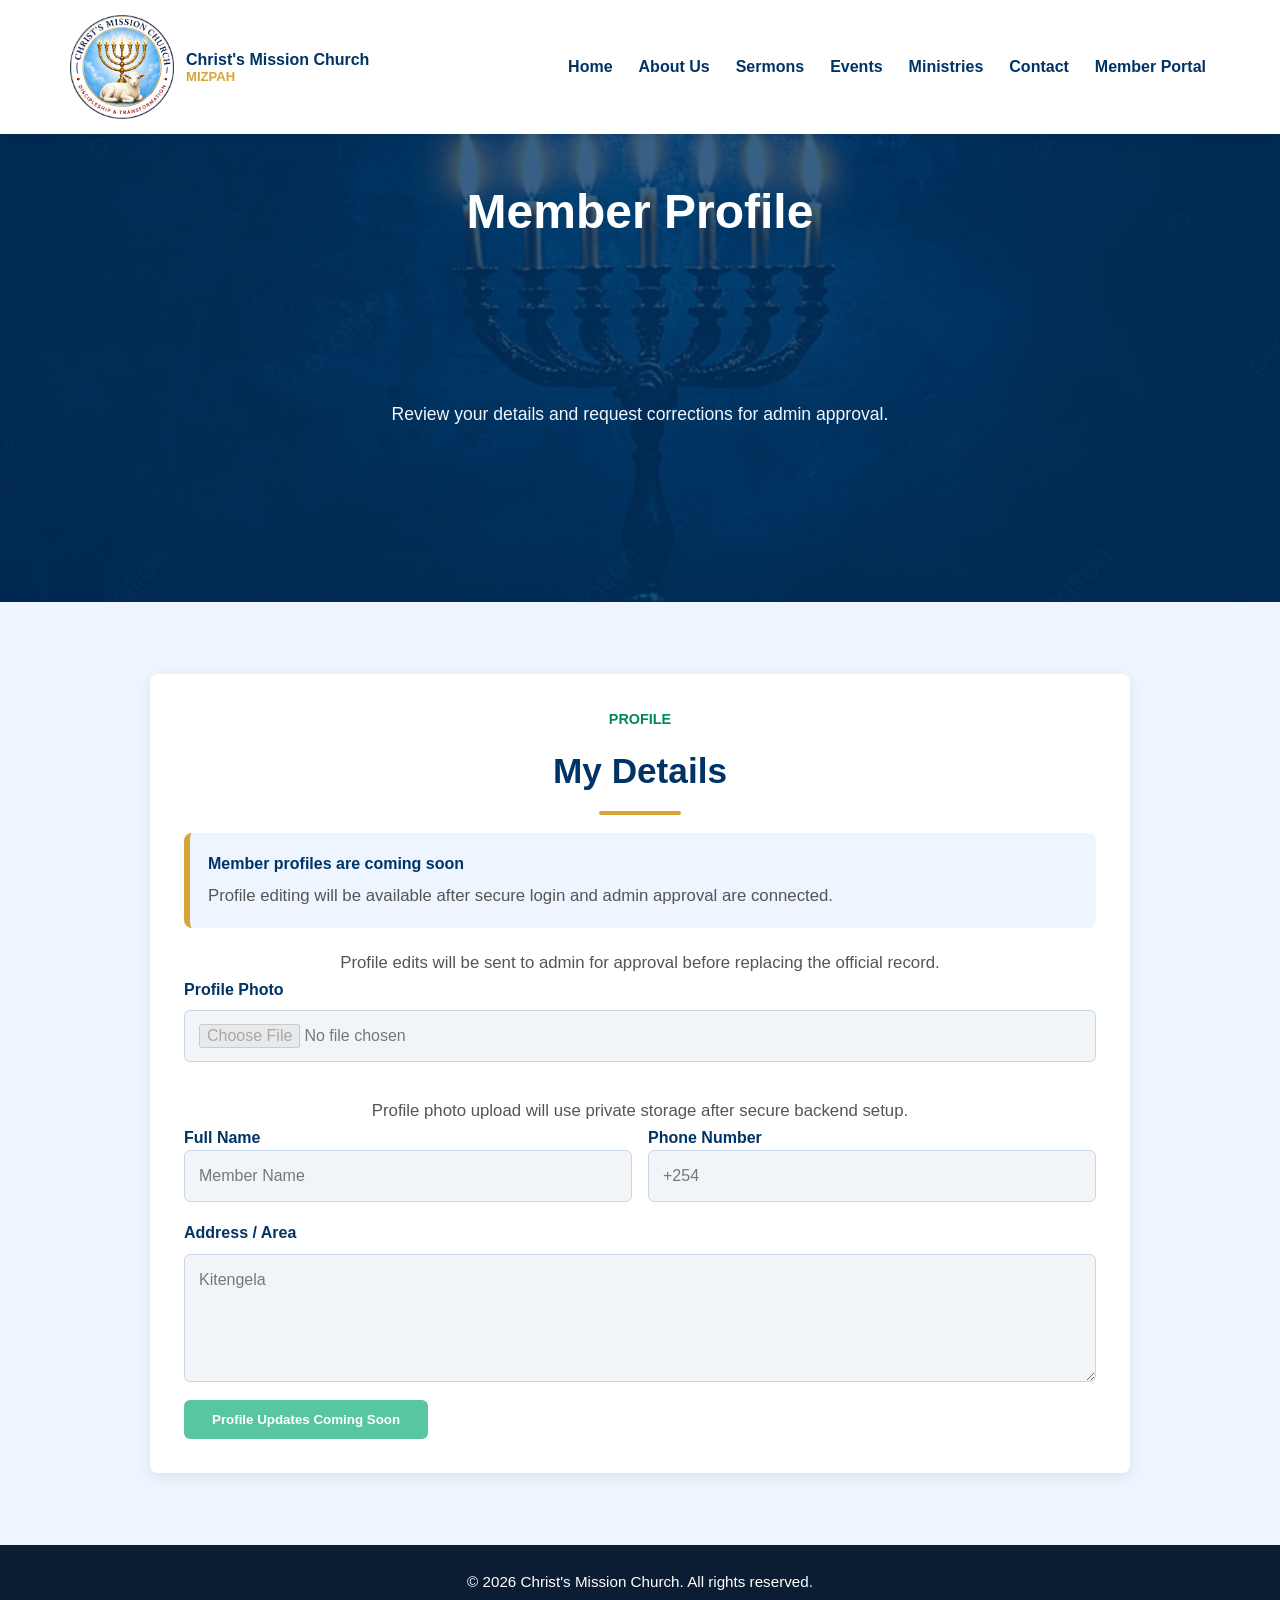
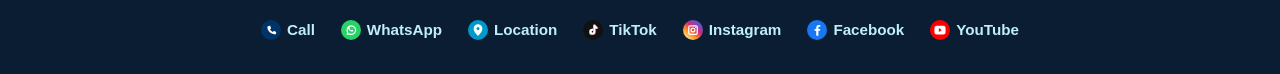
<file: member-profile.html>
<!DOCTYPE html>
<html lang="en">
<head>
    <meta charset="UTF-8">
    <meta name="viewport" content="width=device-width, initial-scale=1.0">
    <title>Member Profile | Christ's Mission Church</title>
    <link rel="stylesheet" href="Style/main.css">
</head>
<body>
    <header>
        <nav class="navbar">
            <div class="logo-container">
                <img src="Images/logo.png" alt="Christ's Mission Church Logo" class="logo">
                <span class="brand-text">Christ's Mission Church <small>Mizpah</small></span>
            </div>
            <button class="menu-toggle" type="button" aria-label="Open navigation menu" aria-controls="primary-navigation" aria-expanded="false">
                <span></span>
                <span></span>
                <span></span>
            </button>
            <ul class="nav-links" id="primary-navigation">
                <li><a href="index.html">Home</a></li>
                <li><a href="about.html">About Us</a></li>
                <li><a href="sermons.html">Sermons</a></li>
                <li><a href="events.html">Events</a></li>
                <li><a href="ministries.html">Ministries</a></li>
                <li><a href="contact.html">Contact</a></li>
                <li><a href="login.html">Member Portal</a></li>
            </ul>
        </nav>
    </header>

    <section class="page-hero">
        <h1>Member Profile</h1>
        <p>Review your details and request corrections for admin approval.</p>
    </section>

    <main class="portal-page">
        <section class="portal-panel wide-panel">
            <span class="section-label">Profile</span>
            <h2>My Details</h2>
            <div class="coming-soon-banner">
                <strong>Member profiles are coming soon</strong>
                <p>Profile editing will be available after secure login and admin approval are connected.</p>
            </div>
            <p class="approval-note">Profile edits will be sent to admin for approval before replacing the official record.</p>
            <form class="portal-form">
                <label for="profile-photo">Profile Photo</label>
                <input type="file" id="profile-photo" name="profile-photo" accept="image/*" disabled>
                <p class="portal-helper">Profile photo upload will use private storage after secure backend setup.</p>

                <div class="form-row">
                    <div>
                        <label for="profile-name">Full Name</label>
                        <input type="text" id="profile-name" name="profile-name" value="Member Name" disabled>
                    </div>
                    <div>
                        <label for="profile-phone">Phone Number</label>
                        <input type="tel" id="profile-phone" name="profile-phone" value="+254" disabled>
                    </div>
                </div>
                <label for="profile-address">Address / Area</label>
                <textarea id="profile-address" name="profile-address" rows="4" disabled>Kitengela</textarea>
                <button class="btn disabled-btn" type="button" disabled>Profile Updates Coming Soon</button>
            </form>
        </section>
    </main>

    <footer>
        <div class="footer-content">
            <p>&copy; <span class="current-year">2026</span> Christ's Mission Church. All rights reserved.</p>
            <div class="footer-links">
                <a href="tel:+254722750727"><img src="Images/icon-phone.svg" alt="">Call</a>
                <a href="https://wa.me/254722750727" target="_blank" rel="noopener noreferrer"><img src="Images/icon-whatsapp.svg" alt="">WhatsApp</a>
                <a href="https://maps.app.goo.gl/nSy3ifH5L9tVrJJA7" target="_blank" rel="noopener noreferrer"><img src="Images/icon-location.svg" alt="">Location</a>
                <a href="https://www.tiktok.com/@christmissionchurchmedia" target="_blank" rel="noopener noreferrer"><img src="Images/icon-tiktok.svg" alt="">TikTok</a>
                <a href="https://www.instagram.com/christ_missionchurch" target="_blank" rel="noopener noreferrer"><img src="Images/icon-instagram.svg" alt="">Instagram</a>
                <a href="https://www.facebook.com/share/g/18jx7vKJ1u/" target="_blank" rel="noopener noreferrer"><img src="Images/icon-facebook.svg" alt="">Facebook</a>
                <a href="https://www.youtube.com/@christsmissionchurchke8321" target="_blank" rel="noopener noreferrer"><img src="Images/icon-youtube.svg" alt="">YouTube</a>
            </div>
        </div>
    </footer>

    <script src="Scripts/main.js"></script>
</body>
</html>
</file>
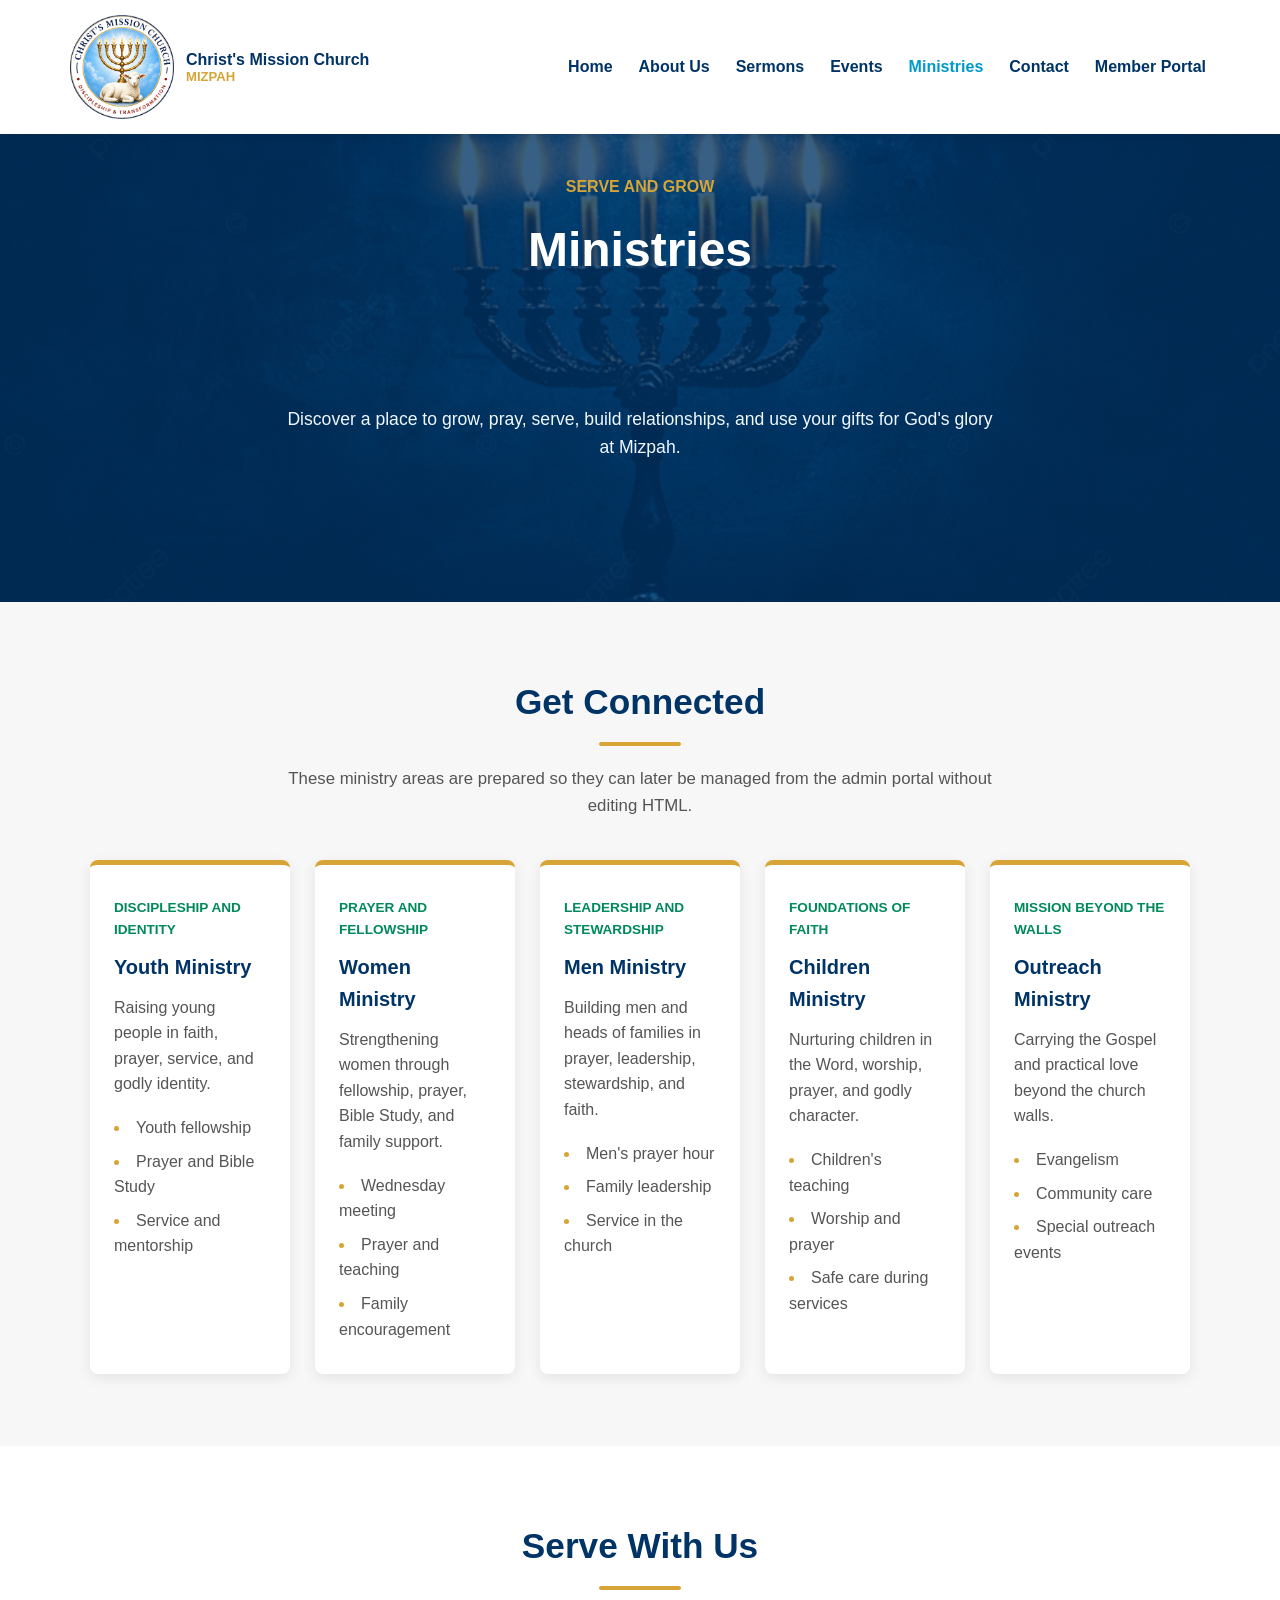
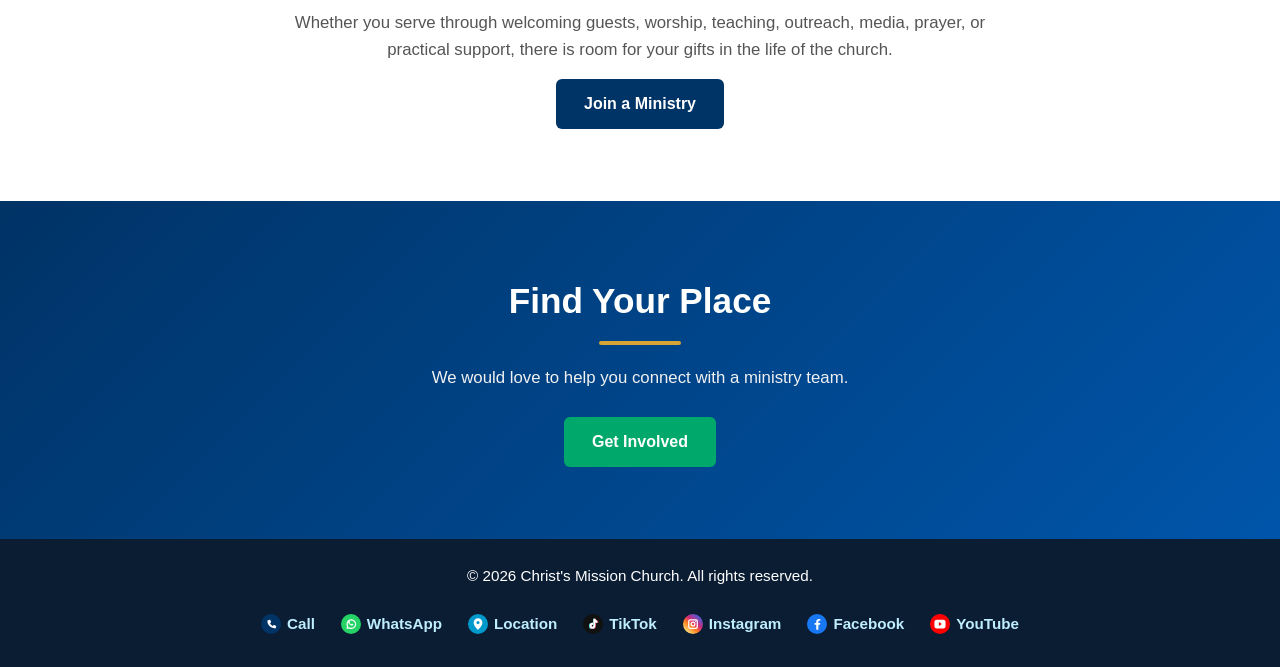
<file: ministries.html>
<!DOCTYPE html>
<html lang="en">
<head>
    <meta charset="UTF-8">
    <meta name="viewport" content="width=device-width, initial-scale=1.0">
    <title>Ministries | Christ's Mission Church</title>
    <link rel="stylesheet" href="Style/main.css">
</head>
<body>

    <header>
        <nav class="navbar">
            <div class="logo-container">
                <img src="Images/logo.png" alt="Christ's Mission Church Logo" class="logo">
                <span class="brand-text">Christ's Mission Church <small>Mizpah</small></span>
            </div>

            <button class="menu-toggle" type="button" aria-label="Open navigation menu" aria-controls="primary-navigation" aria-expanded="false">
                <span></span>
                <span></span>
                <span></span>
            </button>

            <ul class="nav-links" id="primary-navigation">
                <li><a href="index.html">Home</a></li>
                <li><a href="about.html">About Us</a></li>
                <li><a href="sermons.html">Sermons</a></li>
                <li><a href="events.html">Events</a></li>
                <li><a href="ministries.html">Ministries</a></li>
                <li><a href="contact.html">Contact</a></li>
                <li><a href="login.html">Member Portal</a></li>
            </ul>
        </nav>
    </header>

    <section class="page-hero">
        <span class="hero-kicker">Serve and Grow</span>
        <h1>Ministries</h1>
        <p>
            Discover a place to grow, pray, serve, build relationships,
            and use your gifts for God's glory at Mizpah.
        </p>
    </section>

    <section class="ministries">
        <h2>Get Connected</h2>
        <p>These ministry areas are prepared so they can later be managed from the admin portal without editing HTML.</p>
        <div class="content-grid ministry-card-grid" id="ministry-card-grid">
            <article class="info-card ministry-info-card">
                <span class="card-label">Discipleship and identity</span>
                <h3>Youth Ministry</h3>
                <p>Raising young people in faith, prayer, service, and godly identity.</p>
                <ul class="ministry-service-list">
                    <li>Youth fellowship</li>
                    <li>Prayer and Bible Study</li>
                    <li>Service and mentorship</li>
                </ul>
            </article>

            <article class="info-card ministry-info-card">
                <span class="card-label">Prayer and fellowship</span>
                <h3>Women Ministry</h3>
                <p>Strengthening women through fellowship, prayer, Bible Study, and family support.</p>
                <ul class="ministry-service-list">
                    <li>Wednesday meeting</li>
                    <li>Prayer and teaching</li>
                    <li>Family encouragement</li>
                </ul>
            </article>

            <article class="info-card ministry-info-card">
                <span class="card-label">Leadership and stewardship</span>
                <h3>Men Ministry</h3>
                <p>Building men and heads of families in prayer, leadership, stewardship, and faith.</p>
                <ul class="ministry-service-list">
                    <li>Men's prayer hour</li>
                    <li>Family leadership</li>
                    <li>Service in the church</li>
                </ul>
            </article>

            <article class="info-card ministry-info-card">
                <span class="card-label">Foundations of faith</span>
                <h3>Children Ministry</h3>
                <p>Nurturing children in the Word, worship, prayer, and godly character.</p>
                <ul class="ministry-service-list">
                    <li>Children's teaching</li>
                    <li>Worship and prayer</li>
                    <li>Safe care during services</li>
                </ul>
            </article>

            <article class="info-card ministry-info-card">
                <span class="card-label">Mission beyond the walls</span>
                <h3>Outreach Ministry</h3>
                <p>Carrying the Gospel and practical love beyond the church walls.</p>
                <ul class="ministry-service-list">
                    <li>Evangelism</li>
                    <li>Community care</li>
                    <li>Special outreach events</li>
                </ul>
            </article>
        </div>
    </section>

    <section class="mission">
        <h2>Serve With Us</h2>
        <p>
            Whether you serve through welcoming guests, worship, teaching,
            outreach, media, prayer, or practical support, there is room
            for your gifts in the life of the church.
        </p>
        <a href="contact.html" class="btn-secondary">Join a Ministry</a>
    </section>

    <section class="cta">
        <h2>Find Your Place</h2>
        <p>We would love to help you connect with a ministry team.</p>
        <a href="contact.html" class="btn">Get Involved</a>
    </section>

    <footer>
        <div class="footer-content">
            <p>&copy; <span class="current-year">2026</span> Christ's Mission Church. All rights reserved.</p>
            <div class="footer-links">
                <a href="tel:+254722750727"><img src="Images/icon-phone.svg" alt="">Call</a>
                <a href="https://wa.me/254722750727" target="_blank" rel="noopener noreferrer"><img src="Images/icon-whatsapp.svg" alt="">WhatsApp</a>
                <a href="https://maps.app.goo.gl/nSy3ifH5L9tVrJJA7" target="_blank" rel="noopener noreferrer"><img src="Images/icon-location.svg" alt="">Location</a>
                <a href="https://www.tiktok.com/@christmissionchurchmedia" target="_blank" rel="noopener noreferrer"><img src="Images/icon-tiktok.svg" alt="">TikTok</a>
                <a href="https://www.instagram.com/christ_missionchurch" target="_blank" rel="noopener noreferrer"><img src="Images/icon-instagram.svg" alt="">Instagram</a>
                <a href="https://www.facebook.com/share/g/18jx7vKJ1u/" target="_blank" rel="noopener noreferrer"><img src="Images/icon-facebook.svg" alt="">Facebook</a>
                <a href="https://www.youtube.com/@christsmissionchurchke8321" target="_blank" rel="noopener noreferrer"><img src="Images/icon-youtube.svg" alt="">YouTube</a>
            </div>
        </div>
    </footer>

    <script src="Scripts/ministries-content.js"></script>
    <script src="Scripts/main.js"></script>
</body>
</html>
</file>
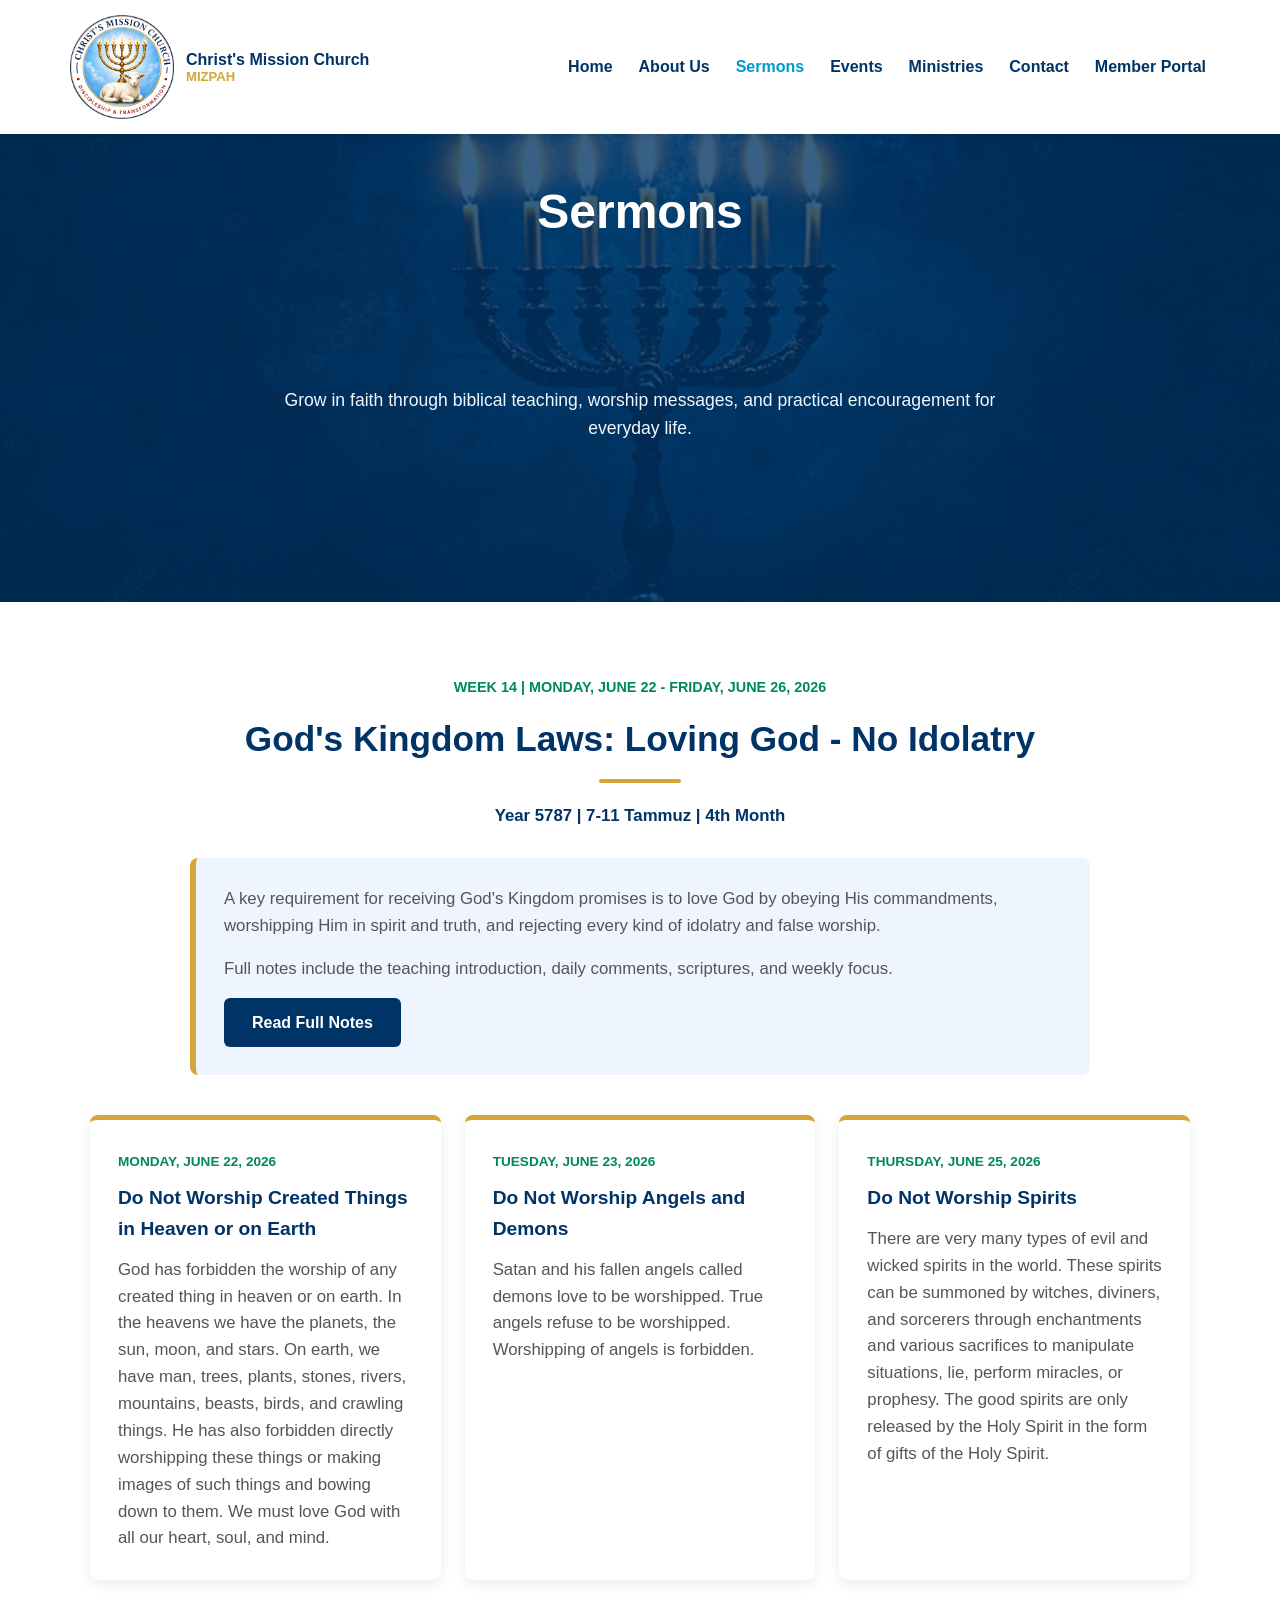
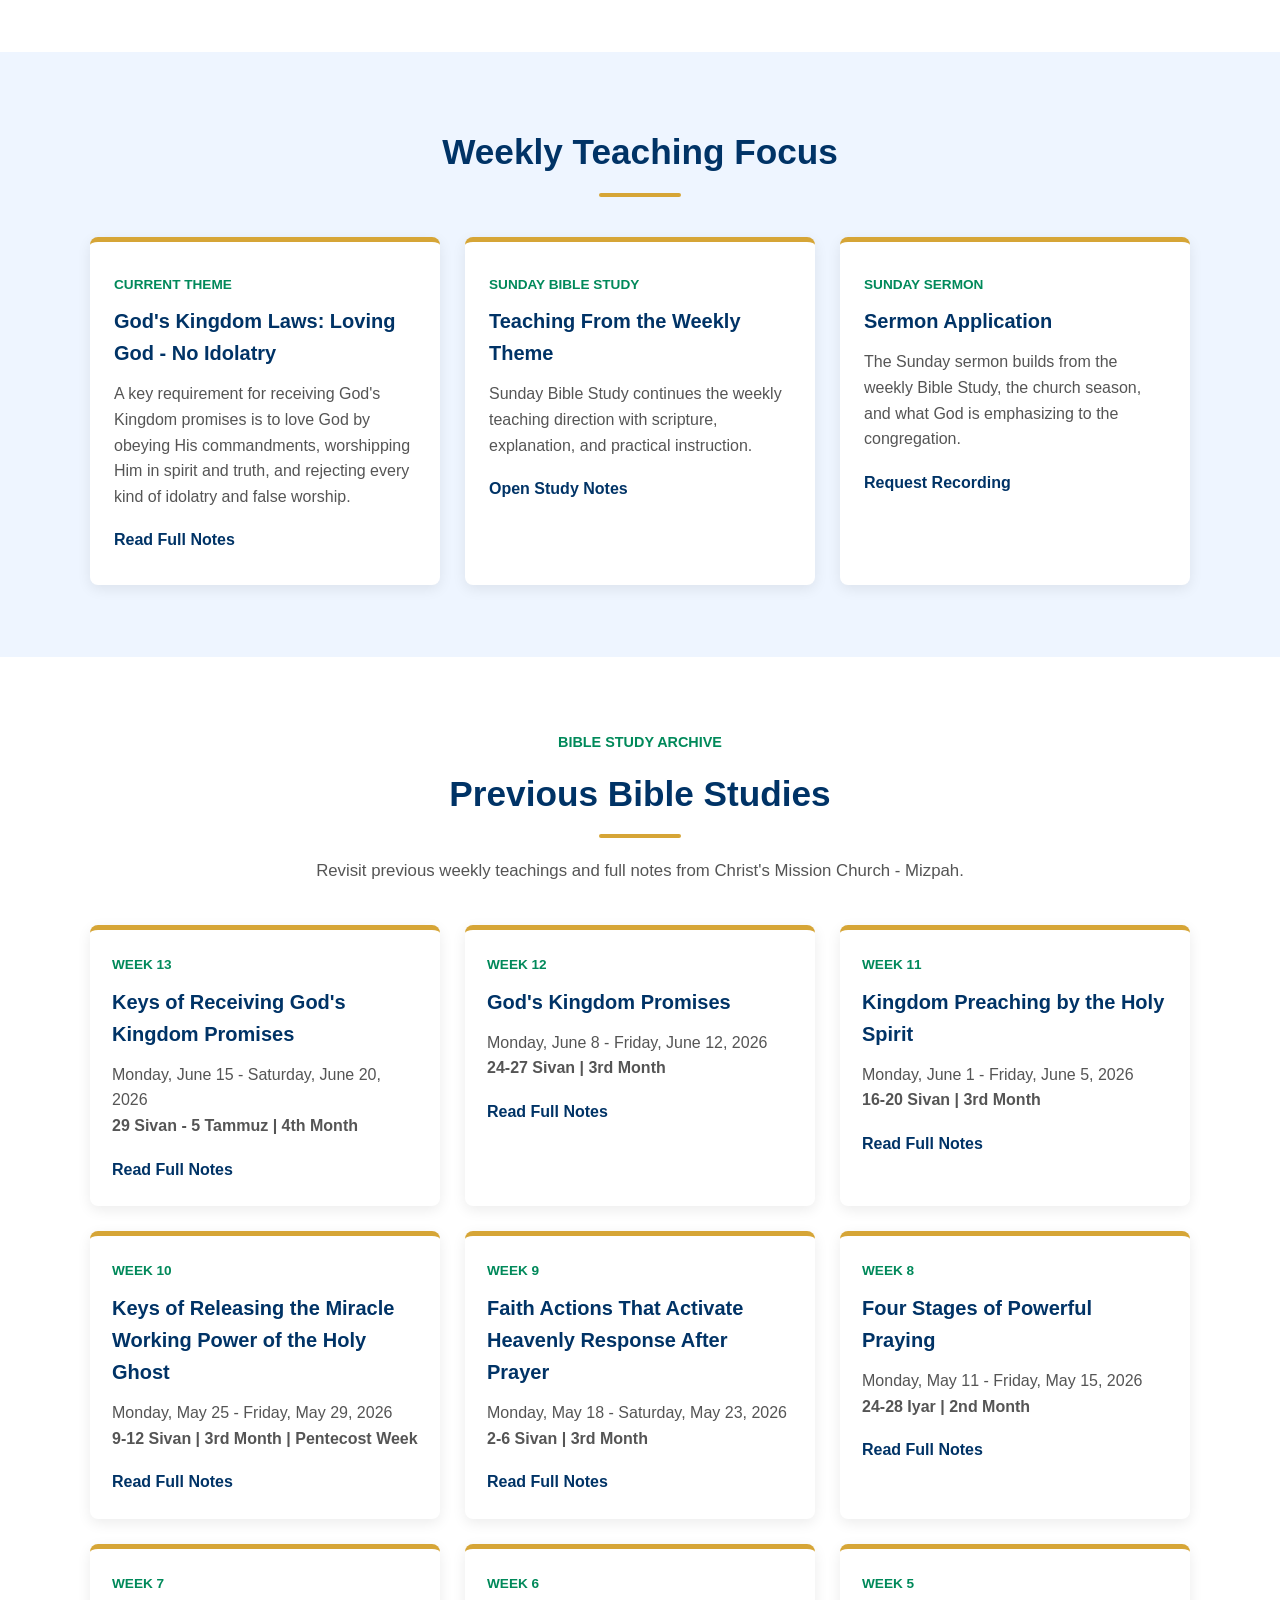
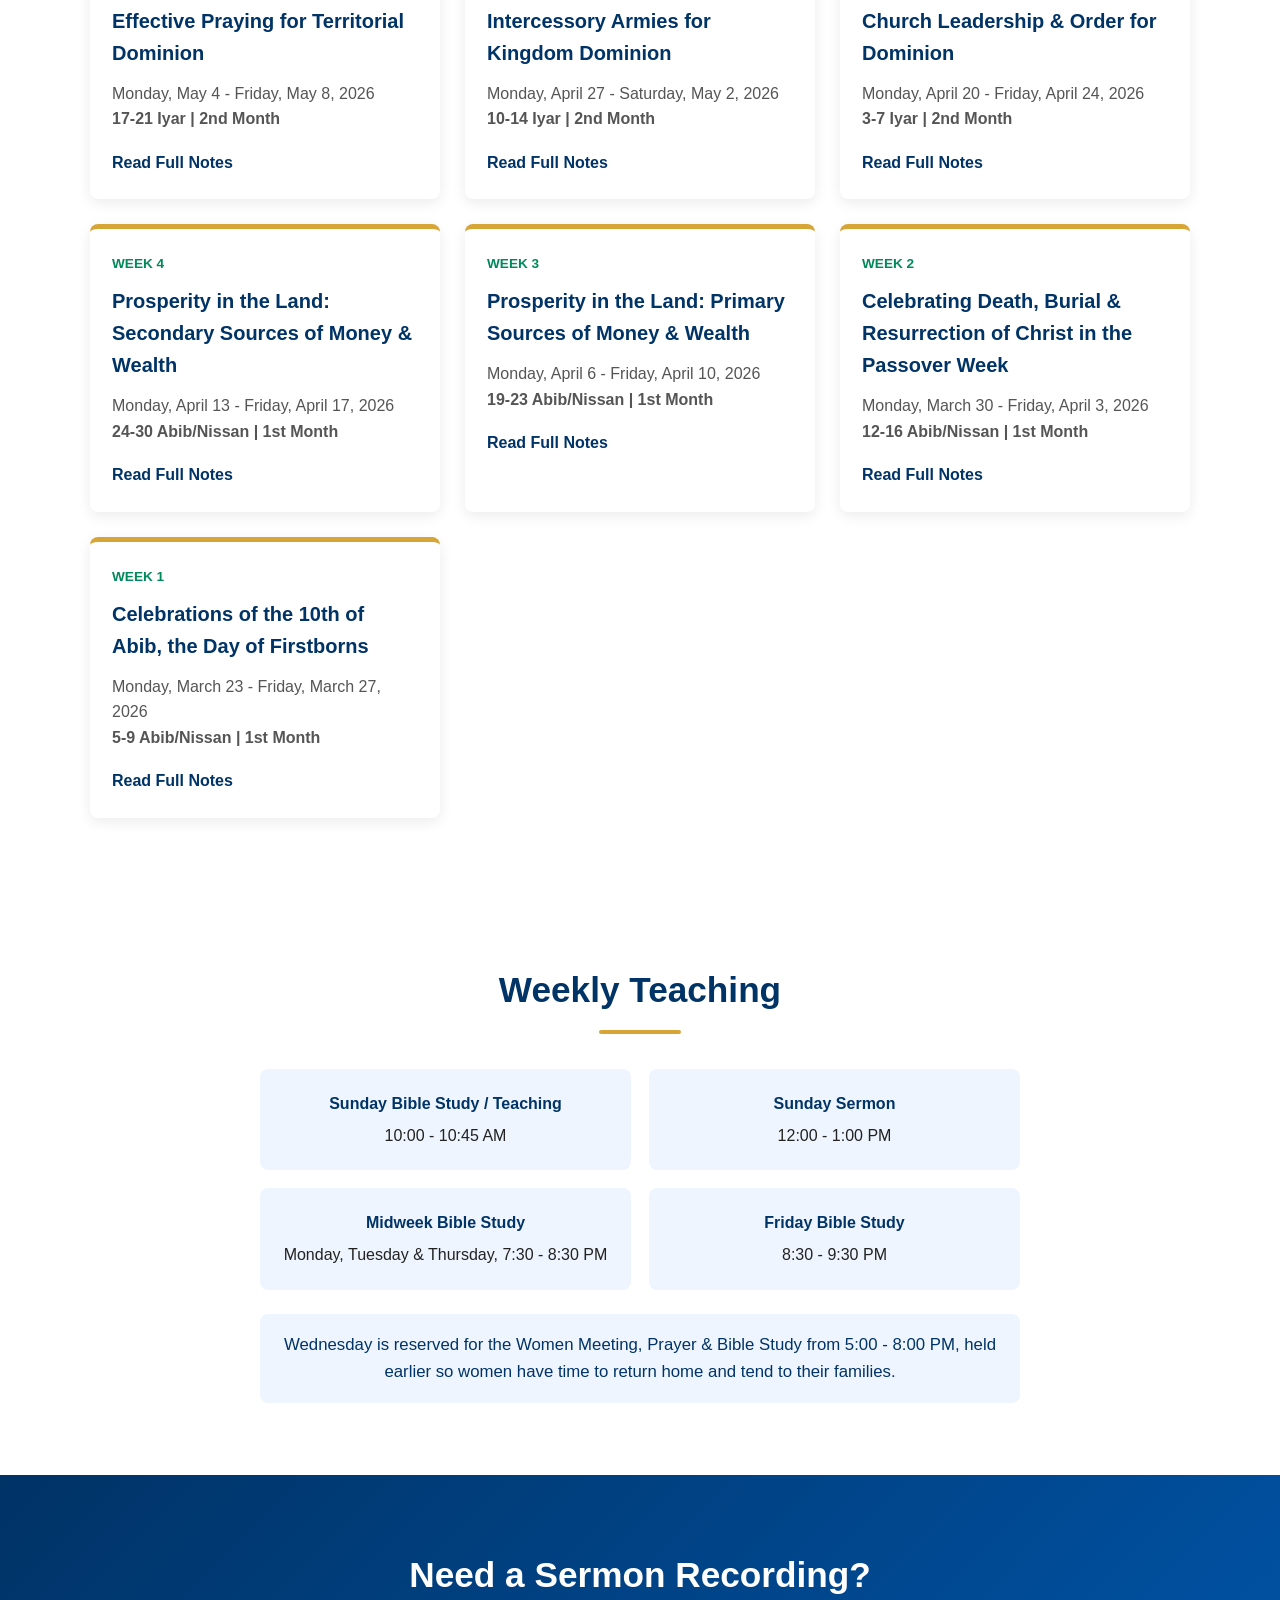
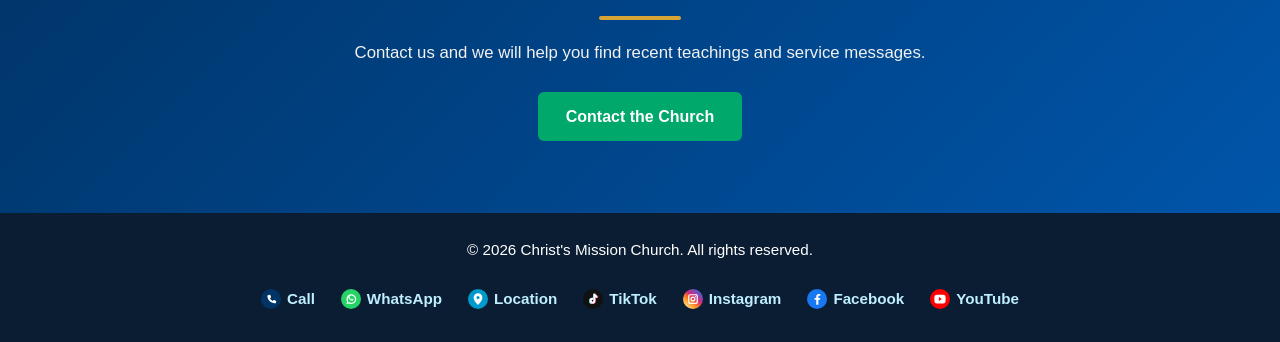
<file: sermons.html>
<!DOCTYPE html>
<html lang="en">
<head>
    <meta charset="UTF-8">
    <meta name="viewport" content="width=device-width, initial-scale=1.0">
    <title>Sermons | Christ's Mission Church</title>
    <link rel="stylesheet" href="Style/main.css">
</head>
<body>

    <header>
        <nav class="navbar">
            <div class="logo-container">
                <img src="Images/logo.png" alt="Christ's Mission Church Logo" class="logo">
                <span class="brand-text">Christ's Mission Church <small>Mizpah</small></span>
            </div>

            <button class="menu-toggle" type="button" aria-label="Open navigation menu" aria-controls="primary-navigation" aria-expanded="false">
                <span></span>
                <span></span>
                <span></span>
            </button>

            <ul class="nav-links" id="primary-navigation">
                <li><a href="index.html">Home</a></li>
                <li><a href="about.html">About Us</a></li>
                <li><a href="sermons.html">Sermons</a></li>
                <li><a href="events.html">Events</a></li>
                <li><a href="ministries.html">Ministries</a></li>
                <li><a href="contact.html">Contact</a></li>
                <li><a href="login.html">Member Portal</a></li>
            </ul>
        </nav>
    </header>

    <section class="page-hero">
        <h1>Sermons</h1>
        <p>
            Grow in faith through biblical teaching, worship messages,
            and practical encouragement for everyday life.
        </p>
    </section>

    <section class="study-section">
        <span class="section-label" id="current-study-label">Week 9 Bible Study | Monday, May 18 - Saturday, May 23, 2026</span>
        <h2 id="current-study-title">Faith Actions That Activate Heavenly Response After Prayer</h2>
        <p class="study-meta" id="current-study-meta">Year 5787 | 2-6 Sivan | 3rd Month</p>

        <div class="study-overview" id="current-study-overview">
            <p>
                This week's teaching explores how prayer authorizes heaven to act on earth,
                and how believers must carry out faith actions after prayer.
            </p>
            <p>
                Full notes include the teaching introduction, daily comments, scriptures,
                and Pentecost focus for the week.
            </p>
            <a href="bible-study-week-9.html" class="btn-secondary">Read Full Notes</a>
        </div>

        <div class="study-grid preview-study-grid" id="current-study-grid">
            <article class="study-card">
                <span class="card-label">Monday, May 18</span>
                <h3>Faith Action #1: Bless, Lay Hands, Anoint With Oil</h3>
                <p>
                    Move by faith and bless, lay hands on, and anoint with oil the person,
                    land, animal, tree, or object upon which heaven needs to act.
                </p>
            </article>

            <article class="study-card">
                <span class="card-label">Tuesday, May 19</span>
                <h3>Faith Action #2: Command, Cast Out &amp; Rebuke Evil Spirits</h3>
                <p>
                    Command demons and evil spirits to be cast out from people, animals,
                    places, and objects in the name of Jesus by the power of the Holy Spirit.
                </p>
            </article>

            <article class="study-card">
                <span class="card-label">Thursday, May 21</span>
                <h3>Faith Action #3: Prophesy, Decree, Declare &amp; Do Prophetic Actions</h3>
                <p>
                    Prophesy, decree, declare, and act on the logos and rhema revelations
                    the Holy Spirit puts in your heart and mouth after prayer, praise, and worship.
                </p>
            </article>
        </div>
    </section>

    <section class="sermons">
        <h2>Weekly Teaching Focus</h2>
        <div class="content-grid three-column" id="weekly-teaching-grid">
            <article class="info-card">
                <span class="card-label">Current Theme</span>
                <h3>Keys of Releasing the Miracle Working Power of the Holy Ghost</h3>
                <p>This week's Bible Study theme guides the teaching focus for the week and prepares the church for Sunday ministry.</p>
                <a href="bible-study-week-10.html" class="text-link">Read Full Notes</a>
            </article>

            <article class="info-card">
                <span class="card-label">Sunday Bible Study</span>
                <h3>Teaching From the Weekly Theme</h3>
                <p>Sunday Bible Study continues the weekly teaching direction with scripture, explanation, and practical instruction.</p>
                <a href="bible-study-week-10.html" class="text-link">Open Study Notes</a>
            </article>

            <article class="info-card">
                <span class="card-label">Sunday Sermon</span>
                <h3>Sermon Application</h3>
                <p>The Sunday sermon builds from the weekly Bible Study, the church season, and what God is emphasizing to the congregation.</p>
                <a href="contact.html" class="text-link">Request Recording</a>
            </article>
        </div>
    </section>

    <section class="study-archive-section" id="bible-study-archive">
        <span class="section-label">Bible Study Archive</span>
        <h2>Previous Bible Studies</h2>
        <p>
            Revisit previous weekly teachings and full notes from Christ's Mission Church - Mizpah.
        </p>

        <div class="content-grid archive-grid" id="bible-study-archive-grid">
            <article class="info-card">
                <span class="card-label">Week 9</span>
                <h3>Faith Actions That Activate Heavenly Response After Prayer</h3>
                <p>Monday, May 18 - Saturday, May 23, 2026</p>
                <a href="bible-study-week-9.html" class="text-link">Read Full Notes</a>
            </article>
        </div>
    </section>

    <section class="schedule-band">
        <h2>Weekly Teaching</h2>
        <div class="schedule-list teaching-list">
            <div>
                <strong>Sunday Bible Study / Teaching</strong>
                <span>10:00 - 10:45 AM</span>
            </div>
            <div>
                <strong>Sunday Sermon</strong>
                <span>12:00 - 1:00 PM</span>
            </div>
            <div>
                <strong>Midweek Bible Study</strong>
                <span>Monday, Tuesday &amp; Thursday, 7:30 - 8:30 PM</span>
            </div>
            <div>
                <strong>Friday Bible Study</strong>
                <span>8:30 - 9:30 PM</span>
            </div>
        </div>
        <p class="schedule-note">
            Wednesday is reserved for the Women Meeting, Prayer &amp; Bible Study from 5:00 - 8:00 PM,
            held earlier so women have time to return home and tend to their families.
        </p>
    </section>

    <section class="cta">
        <h2>Need a Sermon Recording?</h2>
        <p>Contact us and we will help you find recent teachings and service messages.</p>
        <a href="contact.html" class="btn">Contact the Church</a>
    </section>

    <footer>
        <div class="footer-content">
            <p>&copy; <span class="current-year">2026</span> Christ's Mission Church. All rights reserved.</p>
            <div class="footer-links">
                <a href="tel:+254722750727"><img src="Images/icon-phone.svg" alt="">Call</a>
                <a href="https://wa.me/254722750727" target="_blank" rel="noopener noreferrer"><img src="Images/icon-whatsapp.svg" alt="">WhatsApp</a>
                <a href="https://maps.app.goo.gl/nSy3ifH5L9tVrJJA7" target="_blank" rel="noopener noreferrer"><img src="Images/icon-location.svg" alt="">Location</a>
                <a href="https://www.tiktok.com/@christmissionchurchmedia" target="_blank" rel="noopener noreferrer"><img src="Images/icon-tiktok.svg" alt="">TikTok</a>
                <a href="https://www.instagram.com/christ_missionchurch" target="_blank" rel="noopener noreferrer"><img src="Images/icon-instagram.svg" alt="">Instagram</a>
                <a href="https://www.facebook.com/share/g/18jx7vKJ1u/" target="_blank" rel="noopener noreferrer"><img src="Images/icon-facebook.svg" alt="">Facebook</a>
                <a href="https://www.youtube.com/@christsmissionchurchke8321" target="_blank" rel="noopener noreferrer"><img src="Images/icon-youtube.svg" alt="">YouTube</a>
            </div>
        </div>
    </footer>

    <script src="Scripts/content-loader.js"></script>
    <script src="Scripts/main.js"></script>
</body>
</html>
</file>
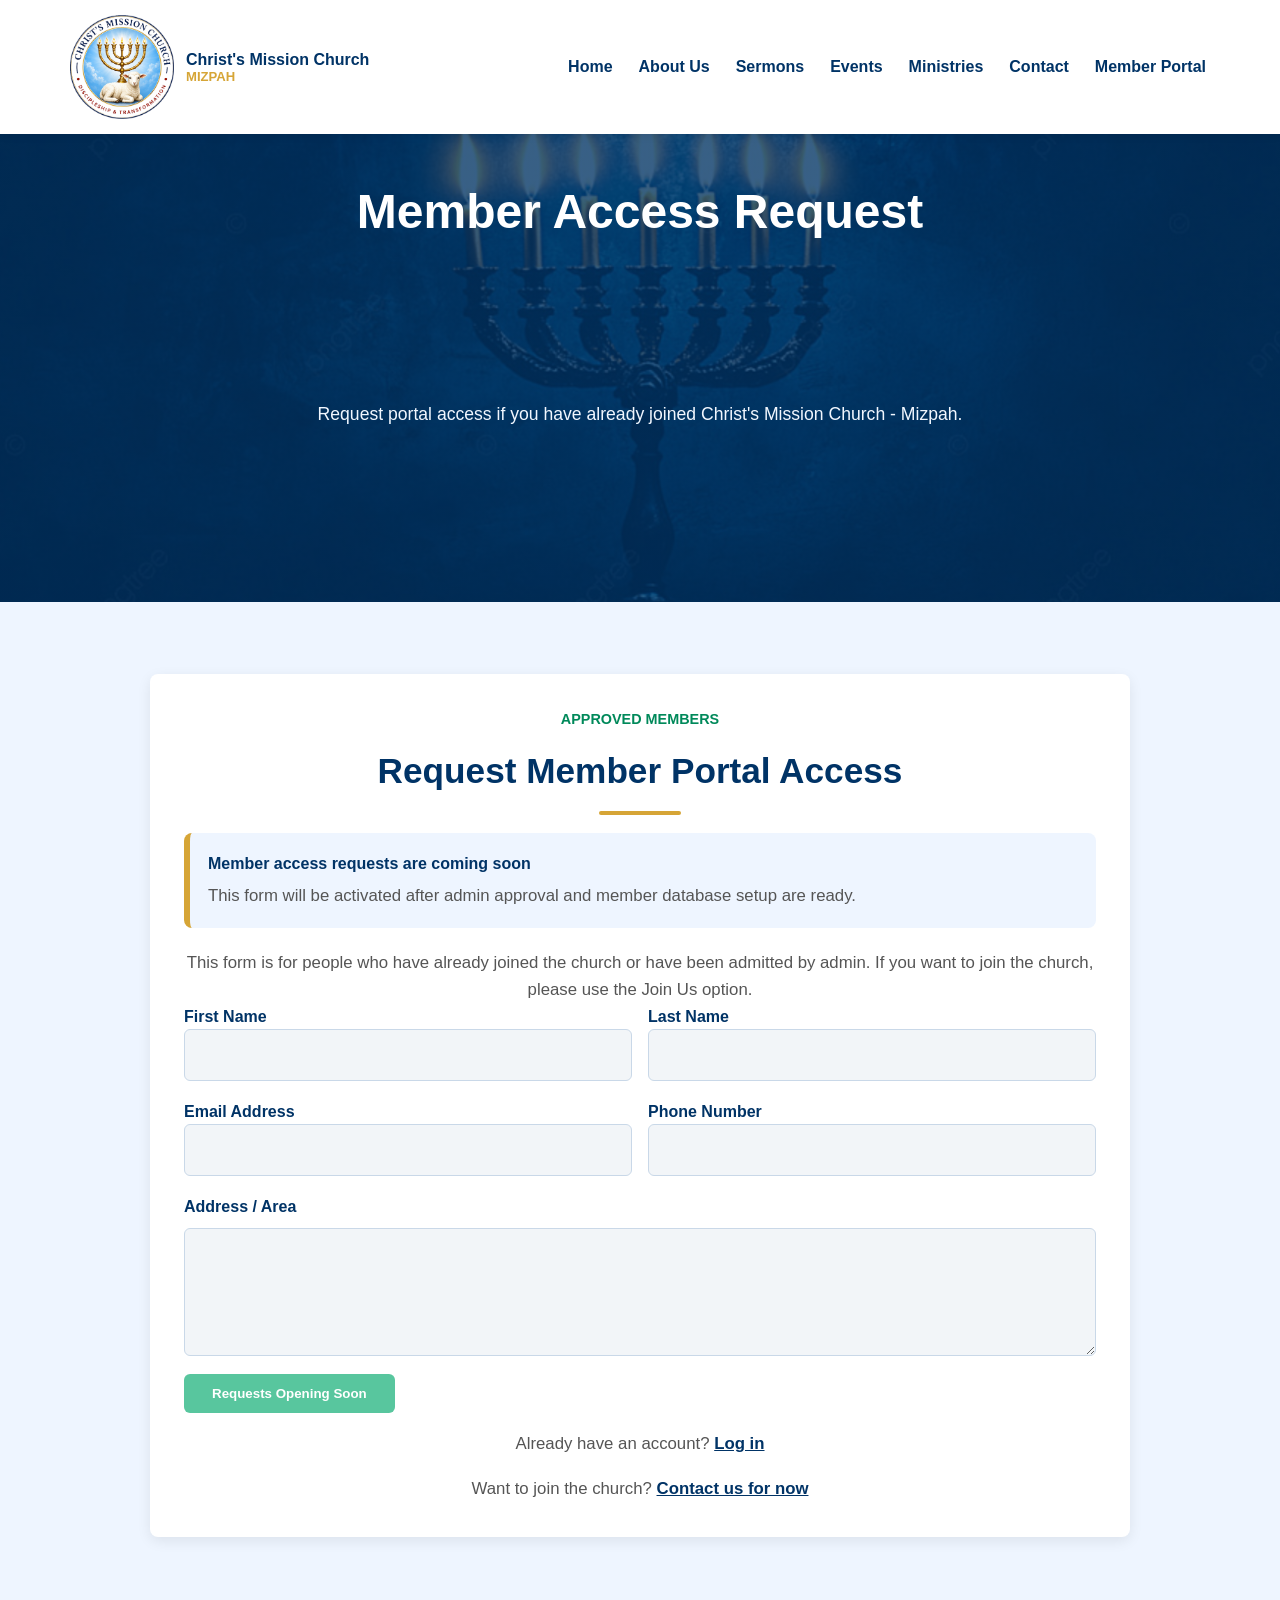
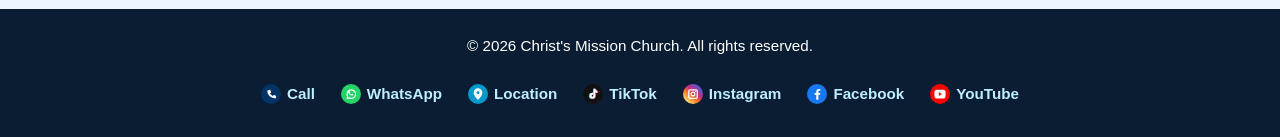
<file: signup.html>
<!DOCTYPE html>
<html lang="en">
<head>
    <meta charset="UTF-8">
    <meta name="viewport" content="width=device-width, initial-scale=1.0">
    <title>Member Access Request | Christ's Mission Church</title>
    <link rel="stylesheet" href="Style/main.css">
</head>
<body>
    <header>
        <nav class="navbar">
            <div class="logo-container">
                <img src="Images/logo.png" alt="Christ's Mission Church Logo" class="logo">
                <span class="brand-text">Christ's Mission Church <small>Mizpah</small></span>
            </div>
            <button class="menu-toggle" type="button" aria-label="Open navigation menu" aria-controls="primary-navigation" aria-expanded="false">
                <span></span>
                <span></span>
                <span></span>
            </button>
            <ul class="nav-links" id="primary-navigation">
                <li><a href="index.html">Home</a></li>
                <li><a href="about.html">About Us</a></li>
                <li><a href="sermons.html">Sermons</a></li>
                <li><a href="events.html">Events</a></li>
                <li><a href="ministries.html">Ministries</a></li>
                <li><a href="contact.html">Contact</a></li>
                <li><a href="login.html">Member Portal</a></li>
            </ul>
        </nav>
    </header>

    <section class="page-hero">
        <h1>Member Access Request</h1>
        <p>Request portal access if you have already joined Christ's Mission Church - Mizpah.</p>
    </section>

    <main class="portal-page">
        <section class="portal-panel wide-panel">
            <span class="section-label">Approved Members</span>
            <h2>Request Member Portal Access</h2>
            <div class="coming-soon-banner">
                <strong>Member access requests are coming soon</strong>
                <p>This form will be activated after admin approval and member database setup are ready.</p>
            </div>
            <p class="approval-note">
                This form is for people who have already joined the church or have been admitted by admin.
                If you want to join the church, please use the Join Us option.
            </p>
            <form class="portal-form">
                <div class="form-row">
                    <div>
                        <label for="first-name">First Name</label>
                        <input type="text" id="first-name" name="first-name" disabled>
                    </div>
                    <div>
                        <label for="last-name">Last Name</label>
                        <input type="text" id="last-name" name="last-name" disabled>
                    </div>
                </div>
                <div class="form-row">
                    <div>
                        <label for="signup-email">Email Address</label>
                        <input type="email" id="signup-email" name="signup-email" disabled>
                    </div>
                    <div>
                        <label for="signup-phone">Phone Number</label>
                        <input type="tel" id="signup-phone" name="signup-phone" disabled>
                    </div>
                </div>
                <label for="address">Address / Area</label>
                <textarea id="address" name="address" rows="4" disabled></textarea>
                <button class="btn disabled-btn" type="button" disabled>Requests Opening Soon</button>
            </form>
            <p class="portal-helper">Already have an account? <a href="login.html">Log in</a></p>
            <p class="portal-helper">Want to join the church? <a href="contact.html">Contact us for now</a></p>
        </section>
    </main>

    <footer>
        <div class="footer-content">
            <p>&copy; <span class="current-year">2026</span> Christ's Mission Church. All rights reserved.</p>
            <div class="footer-links">
                <a href="tel:+254722750727"><img src="Images/icon-phone.svg" alt="">Call</a>
                <a href="https://wa.me/254722750727" target="_blank" rel="noopener noreferrer"><img src="Images/icon-whatsapp.svg" alt="">WhatsApp</a>
                <a href="https://maps.app.goo.gl/nSy3ifH5L9tVrJJA7" target="_blank" rel="noopener noreferrer"><img src="Images/icon-location.svg" alt="">Location</a>
                <a href="https://www.tiktok.com/@christmissionchurchmedia" target="_blank" rel="noopener noreferrer"><img src="Images/icon-tiktok.svg" alt="">TikTok</a>
                <a href="https://www.instagram.com/christ_missionchurch" target="_blank" rel="noopener noreferrer"><img src="Images/icon-instagram.svg" alt="">Instagram</a>
                <a href="https://www.facebook.com/share/g/18jx7vKJ1u/" target="_blank" rel="noopener noreferrer"><img src="Images/icon-facebook.svg" alt="">Facebook</a>
                <a href="https://www.youtube.com/@christsmissionchurchke8321" target="_blank" rel="noopener noreferrer"><img src="Images/icon-youtube.svg" alt="">YouTube</a>
            </div>
        </div>
    </footer>

    <script src="Scripts/main.js"></script>
</body>
</html>
</file>
<file: Style/main.css>
/* =========================
   GLOBAL RESET
========================= */
* {
    margin: 0;
    padding: 0;
    box-sizing: border-box;
}

body {
    font-family: Arial, Helvetica, sans-serif;
    line-height: 1.6;
    background-color: #f8f9fa;
    color: #222;
}

:root {
    --accent-gold: #d6a536;
}

img {
    max-width: 100%;
}

/* =========================
   NAVBAR
========================= */
header {
    background: #ffffff;
    box-shadow: 0 2px 8px rgba(0, 0, 0, 0.08);
    position: sticky;
    top: 0;
    z-index: 1000;
}

.navbar {
    display: flex;
    justify-content: space-between;
    align-items: center;
    max-width: 1200px;
    margin: auto;
    padding: 15px 30px;
    gap: 24px;
}

.logo-container {
    display: flex;
    align-items: center;
    gap: 12px;
}

.logo {
    width: 104px;
    height: 104px;
    cursor: pointer;
}

.brand-text {
    color: #003366;
    display: flex;
    flex-direction: column;
    font-size: 1rem;
    font-weight: bold;
    line-height: 1.2;
}

.brand-text small {
    color: var(--accent-gold);
    font-size: 0.82rem;
    text-transform: uppercase;
}

.menu-toggle {
    display: none;
    width: 44px;
    height: 44px;
    border: 1px solid #c9d8e8;
    border-radius: 8px;
    background: white;
    cursor: pointer;
    align-items: center;
    justify-content: center;
    flex-direction: column;
    gap: 5px;
}

.menu-toggle span {
    width: 22px;
    height: 2px;
    background: #003366;
    border-radius: 999px;
    transition: transform 0.3s ease, opacity 0.3s ease;
}

.menu-toggle.is-open span:nth-child(1) {
    transform: translateY(7px) rotate(45deg);
}

.menu-toggle.is-open span:nth-child(2) {
    opacity: 0;
}

.menu-toggle.is-open span:nth-child(3) {
    transform: translateY(-7px) rotate(-45deg);
}

.nav-links {
    display: flex;
    list-style: none;
    gap: 18px;
    flex-wrap: wrap;
    justify-content: flex-end;
}

.nav-links li a {
    border-radius: 6px;
    text-decoration: none;
    color: #003366;
    font-weight: 600;
    padding: 8px 4px;
    transition: 0.3s ease;
}

.nav-links li a:hover,
.nav-links li a[aria-current="page"] {
    color: #0099cc;
}

/* =========================
   HERO SECTION
========================= */
.hero {
    min-height: 90vh;
    display: flex;
    flex-direction: column;
    justify-content: center;
    align-items: center;
    text-align: center;

    background: linear-gradient(
            rgba(0, 51, 102, 0.65),
            rgba(0, 51, 102, 0.65)
        ),
        url("../Images/Church-bg.png") center/cover no-repeat;

    color: white;
    padding: 40px 20px;
}

.hero h1 {
    font-size: 3.5rem;
    margin-bottom: 15px;
}

.hero-kicker {
    color: var(--accent-gold);
    display: inline-block;
    font-weight: bold;
    margin-bottom: 12px;
    text-transform: uppercase;
}

.hero p {
    font-size: 1.2rem;
    max-width: 650px;
    margin-bottom: 25px;
}

/* =========================
   BUTTONS
========================= */
.btn,
.btn-secondary {
    display: inline-block;
    padding: 12px 28px;
    border-radius: 6px;
    text-decoration: none;
    font-weight: bold;
    transition: 0.3s ease;
}

.btn {
    background: #00a86b;
    color: white;
}

.btn:hover {
    background: #00895a;
    transform: translateY(-3px);
}

.btn-secondary {
    background: #003366;
    color: white;
    margin-top: 15px;
}

.btn-secondary:hover {
    background: #0055aa;
    transform: translateY(-2px);
}

/* =========================
   GENERAL SECTION STYLING
========================= */
section {
    padding: 72px 20px;
    text-align: center;
}

section h2 {
    font-size: 2.2rem;
    color: #003366;
    margin-bottom: 20px;
}

section > h2::after {
    content: "";
    display: block;
    width: 82px;
    height: 4px;
    margin: 12px auto 0;
    border-radius: 999px;
    background: var(--accent-gold);
}

section p {
    max-width: 750px;
    margin: auto;
    color: #555;
    font-size: 1.05rem;
}

/* =========================
   MISSION
========================= */
.mission {
    background: white;
}

.home-mission > p {
    color: #003366;
    font-size: 1.15rem;
    font-weight: 600;
}

.mission-grid {
    display: grid;
    gap: 24px;
    grid-template-columns: repeat(4, 1fr);
    margin: 40px auto 0;
    max-width: 1100px;
}

.mission-card {
    background: #eef5ff;
    border-radius: 8px;
    border-top: 5px solid var(--accent-gold);
    box-shadow: 0 4px 14px rgba(0, 0, 0, 0.08);
    display: flex;
    flex-direction: column;
    padding: 28px 20px;
    text-align: left;
}

.mission-card h3 {
    color: #003366;
    font-size: 1.2rem;
    margin: 0 0 10px;
}

.mission-card p {
    margin: 0;
    max-width: none;
}

/* =========================
   HOME HIGHLIGHTS
========================= */
.home-highlights {
    background: #eef5ff;
}

.highlight-grid {
    display: grid;
    gap: 25px;
    grid-template-columns: repeat(3, 1fr);
    max-width: 1100px;
    margin: 40px auto 0;
}

.home-highlight-card {
    background: white;
    border-radius: 8px;
    border-top: 5px solid var(--accent-gold);
    box-shadow: 0 4px 14px rgba(0, 0, 0, 0.08);
    display: flex;
    flex-direction: column;
    min-height: 100%;
    padding: 30px 24px;
    text-align: left;
}

.home-highlight-card h3 {
    color: #003366;
    font-size: 1.25rem;
    margin-bottom: 12px;
}

.home-highlight-card p {
    margin: 0;
    max-width: none;
}

.home-highlight-card .text-link {
    margin-top: auto;
    padding-top: 18px;
}

/* =========================
   SERMONS
========================= */
.sermons {
    background: #eef5ff;
}

/* =========================
   EVENTS
========================= */
.events {
    background: white;
}

/* =========================
   MINISTRIES
========================= */
.ministries {
    background: #f7f7f7;
}

.ministry-grid {
    margin-top: 40px;
    display: grid;
    grid-template-columns: repeat(5, 1fr);
    gap: 25px;
    max-width: 1100px;
    margin-left: auto;
    margin-right: auto;
}

.card {
    background: white;
    padding: 40px 20px;
    border-radius: 8px;
    box-shadow: 0 4px 14px rgba(0, 0, 0, 0.08);
    font-weight: bold;
    color: #003366;
    transition: transform 0.3s ease, box-shadow 0.3s ease;
    cursor: pointer;
}

.card:hover {
    transform: translateY(-8px);
    box-shadow: 0 8px 20px rgba(0, 0, 0, 0.15);
}

/* =========================
   CTA SECTION
========================= */
.cta {
    background: linear-gradient(135deg, #003366, #0055aa);
    color: white;
}

.cta h2 {
    color: white;
}

.cta p {
    color: #f1f1f1;
    margin-bottom: 25px;
}

/* =========================
   FOOTER
========================= */
footer {
    background: #0b1d33;
    color: white;
    text-align: center;
    padding: 25px;
    font-size: 0.95rem;
}

.footer-content {
    max-width: 1100px;
    margin: auto;
    display: flex;
    flex-direction: column;
    justify-content: center;
    align-items: center;
    gap: 18px;
    text-align: center;
}

.footer-links {
    display: flex;
    flex-wrap: wrap;
    justify-content: center;
    gap: 10px;
    width: 100%;
}

.footer-links a {
    display: inline-flex;
    align-items: center;
    gap: 6px;
    color: #bfefff;
    font-weight: bold;
    text-decoration: none;
    padding: 6px 8px;
    border-radius: 999px;
}

.footer-links img,
.detail-list img {
    width: 20px;
    height: 20px;
    flex: 0 0 20px;
}

.footer-links a:hover {
    background: rgba(255, 255, 255, 0.08);
    color: var(--accent-gold);
}

/* =========================
   TABLET RESPONSIVE
========================= */
@media (max-width: 992px) {
    .navbar {
        flex-direction: column;
        gap: 20px;
    }

    .nav-links {
        flex-wrap: wrap;
        justify-content: center;
        gap: 15px;
    }

    .hero h1 {
        font-size: 2.8rem;
    }

    .ministry-grid {
        grid-template-columns: repeat(2, 1fr);
    }

    .ministry-grid .card:last-child {
        grid-column: 1 / -1;
    }
}

/* =========================
   MOBILE RESPONSIVE
========================= */
@media (max-width: 768px) {
    .navbar {
        display: grid;
        grid-template-columns: 1fr auto;
        padding: 12px 20px;
        gap: 12px;
    }

    .logo {
        width: 82px;
        height: 82px;
    }

    .brand-text {
        font-size: 0.9rem;
    }

    .menu-toggle {
        display: flex;
        align-self: center;
    }

    .nav-links {
        display: none;
        grid-column: 1 / -1;
        flex-direction: column;
        align-items: center;
        gap: 12px;
        width: 100%;
        padding: 12px 0 8px;
        border-top: 1px solid #e5eef8;
    }

    .nav-links.is-open {
        display: flex;
    }

    .nav-links li a {
        display: block;
        padding: 8px 12px;
    }

    .hero {
        min-height: 75vh;
    }

    .hero h1 {
        font-size: 2.2rem;
    }

    .hero p {
        font-size: 1rem;
    }

    section {
        padding: 56px 20px;
    }

    section h2 {
        font-size: 1.8rem;
    }

    .ministry-grid {
        grid-template-columns: 1fr;
    }

    .ministry-grid .card:last-child {
        grid-column: auto;
    }

    .btn,
    .btn-secondary {
        width: 90%;
        max-width: 300px;
    }

    .footer-content {
        flex-direction: column;
    }
}
/* =========================
   ABOUT HERO
========================= */
.about-hero {
    min-height: 60vh;
    display: flex;
    flex-direction: column;
    justify-content: center;
    align-items: center;
    text-align: center;

    background: linear-gradient(
        rgba(0, 51, 102, 0.75),
        rgba(0, 51, 102, 0.75)
    ),
    url("../Images/Church-bg.png") center/cover no-repeat;

    color: white;
    padding: 40px 20px;
}

.about-hero h1 {
    font-size: 3rem;
    margin-bottom: 20px;
}

.about-hero p {
    max-width: 700px;
    font-size: 1.1rem;
}

/* ABOUT SECTION */
.about-section {
    background: white;
}

.about-section p + p {
    margin-top: 16px;
}

.mizpah-points-grid {
    display: grid;
    gap: 18px;
    grid-template-columns: repeat(3, 1fr);
    margin: 40px auto 0;
    max-width: 1100px;
}

.mizpah-point {
    background: #eef5ff;
    border-radius: 8px;
    border-left: 5px solid var(--accent-gold);
    padding: 22px;
    text-align: left;
}

.mizpah-point p {
    margin: 0;
    max-width: none;
}

.mizpah-point small {
    color: #003366;
    display: block;
    font-weight: bold;
    margin-top: 12px;
}

/* VISION */
.vision {
    background: #eef5ff;
}

/* CONFESSION */
.confession-section {
    background: #eef5ff;
}

.confession-lead {
    color: #003366;
    font-size: 1.18rem;
    font-weight: 600;
}

.confession-grid {
    display: grid;
    grid-template-columns: repeat(3, 1fr);
    gap: 25px;
    max-width: 1100px;
    margin: 40px auto 0;
}

.confession-card {
    background: white;
    border-radius: 8px;
    border-top: 5px solid var(--accent-gold);
    box-shadow: 0 4px 14px rgba(0, 0, 0, 0.08);
    padding: 30px 24px;
    text-align: left;
}

.confession-card h3 {
    color: #003366;
    font-size: 1.2rem;
    margin-bottom: 12px;
}

.confession-card p {
    margin: 0;
    max-width: none;
}

.declaration-band {
    background: #003366;
    border-radius: 8px;
    color: white;
    margin: 36px auto 0;
    max-width: 900px;
    padding: 26px;
}

.declaration-band strong {
    color: var(--accent-gold);
    display: block;
    font-size: 1.2rem;
    margin-bottom: 10px;
}

.declaration-band p {
    color: #eef5ff;
    margin: 0 auto;
}

/* BELIEFS */
.beliefs {
    background: #f7f7f7;
}

.belief-grid {
    display: grid;
    grid-template-columns: repeat(3, 1fr);
    gap: 25px;
    max-width: 1000px;
    margin: 40px auto 0;
}

/* STATEMENT OF FAITH */
.faith-section {
    background: white;
}

.faith-list {
    display: grid;
    gap: 18px;
    margin: 40px auto 0;
    max-width: 1100px;
}

.faith-card {
    align-items: flex-start;
    background: #eef5ff;
    border-radius: 8px;
    display: grid;
    gap: 18px;
    grid-template-columns: auto 1fr;
    padding: 24px;
    text-align: left;
}

.faith-card span {
    align-items: center;
    background: #003366;
    border-radius: 50%;
    color: white;
    display: inline-flex;
    font-weight: bold;
    height: 42px;
    justify-content: center;
    width: 42px;
}

.faith-card p {
    margin: 0;
    max-width: none;
}

/* LEADERSHIP */
.leadership {
    background: white;
}

.leadership-grid {
    margin-top: 40px;
    display: grid;
    grid-template-columns: repeat(4, 1fr);
    gap: 25px;
    max-width: 1100px;
    margin-left: auto;
    margin-right: auto;
}

/* RESPONSIVE */
@media (max-width: 992px) {
    .mission-grid {
        grid-template-columns: repeat(2, 1fr);
    }

    .highlight-grid {
        grid-template-columns: repeat(2, 1fr);
    }

    .belief-grid {
        grid-template-columns: repeat(2, 1fr);
    }

    .mizpah-points-grid {
        grid-template-columns: repeat(2, 1fr);
    }

    .confession-grid {
        grid-template-columns: 1fr;
    }

    .leadership-grid {
        grid-template-columns: repeat(2, 1fr);
    }
}

@media (max-width: 768px) {
    .about-hero h1 {
        font-size: 2.2rem;
    }

    .belief-grid {
        grid-template-columns: 1fr;
    }

    .mizpah-points-grid {
        grid-template-columns: 1fr;
    }

    .faith-card {
        grid-template-columns: 1fr;
        text-align: center;
    }

    .faith-card span {
        margin: auto;
    }

    .mission-grid {
        grid-template-columns: 1fr;
    }

    .highlight-grid {
        grid-template-columns: 1fr;
    }

    .leadership-grid {
        grid-template-columns: 1fr;
    }
}

/* =========================
   INNER PAGE HERO
========================= */
.page-hero {
    min-height: 52vh;
    display: flex;
    flex-direction: column;
    justify-content: center;
    align-items: center;
    text-align: center;
    background: linear-gradient(
            rgba(0, 51, 102, 0.78),
            rgba(0, 51, 102, 0.78)
        ),
        url("../Images/Church-bg.png") center/cover no-repeat;
    color: white;
    padding: 40px 20px;
}

.page-hero h1 {
    font-size: 3rem;
    margin-bottom: 16px;
}

.page-hero p {
    color: #f1f7ff;
    max-width: 720px;
    font-size: 1.1rem;
}

/* =========================
   SHARED CONTENT CARDS
========================= */
.content-grid {
    display: grid;
    gap: 25px;
    max-width: 1100px;
    margin: 40px auto 0;
}

.three-column {
    grid-template-columns: repeat(3, 1fr);
}

.four-column {
    grid-template-columns: repeat(auto-fit, minmax(210px, 1fr));
}

.ministry-card-grid {
    grid-template-columns: repeat(5, minmax(0, 1fr));
}

.info-card {
    background: white;
    border-radius: 8px;
    box-shadow: 0 4px 14px rgba(0, 0, 0, 0.08);
    display: flex;
    flex-direction: column;
    padding: 32px 24px;
    text-align: left;
    border-top: 5px solid var(--accent-gold);
}

.info-card h3 {
    color: #003366;
    font-size: 1.25rem;
    margin-bottom: 12px;
}

.info-card p {
    color: #555;
    font-size: 1rem;
    margin: 0;
    max-width: none;
}

.ministry-info-card {
    min-height: 100%;
}

.ministry-service-list {
    color: #555;
    display: grid;
    gap: 8px;
    list-style-position: inside;
    margin-top: 18px;
    text-align: left;
}

.ministry-service-list li::marker {
    color: var(--accent-gold);
}

.card-label {
    display: inline-block;
    color: #00895a;
    font-size: 0.85rem;
    font-weight: bold;
    margin-bottom: 10px;
    text-transform: uppercase;
}

.text-link {
    display: inline-block;
    color: #003366;
    font-weight: bold;
    margin-top: 18px;
    text-decoration: none;
}

.text-link:hover {
    color: #0099cc;
}

/* =========================
   BIBLE STUDY
========================= */
.study-section {
    background: white;
}

.section-label {
    display: inline-block;
    color: #00895a;
    font-size: 0.9rem;
    font-weight: bold;
    margin-bottom: 12px;
    text-transform: uppercase;
}

.study-meta {
    color: #003366;
    font-weight: bold;
    margin-bottom: 28px;
}

.study-overview {
    max-width: 900px;
    margin: 0 auto;
    background: #eef5ff;
    border-left: 6px solid var(--accent-gold);
    border-radius: 8px;
    padding: 28px;
    text-align: left;
}

.study-overview p {
    max-width: none;
    margin: 0;
}

.study-overview p + p {
    margin-top: 16px;
}

.study-archive-section {
    background: white;
}

.archive-grid {
    grid-template-columns: repeat(auto-fit, minmax(260px, 1fr));
}

.archive-card {
    padding: 24px 22px;
}

.archive-meta {
    color: #003366;
    font-size: 0.95rem;
    font-weight: bold;
    margin-top: 8px;
}

.study-detail-nav {
    display: flex;
    flex-wrap: wrap;
    gap: 12px;
    justify-content: space-between;
    margin-bottom: 20px;
}

.study-detail-nav:last-child {
    margin-bottom: 0;
    margin-top: 24px;
}

.study-nav-link {
    background: #eef5ff;
    border: 1px solid #c9d8e8;
    border-radius: 999px;
    color: #003366;
    display: inline-flex;
    font-weight: bold;
    padding: 10px 16px;
    text-decoration: none;
}

.study-nav-link:hover {
    border-color: var(--accent-gold);
    color: #0055aa;
}

.study-grid {
    display: grid;
    grid-template-columns: repeat(2, 1fr);
    gap: 24px;
    max-width: 1100px;
    margin: 40px auto 0;
}

.faith-action-grid {
    grid-template-columns: repeat(3, 1fr);
}

.preview-study-grid {
    grid-template-columns: repeat(3, 1fr);
}

.pentecost-grid {
    max-width: 760px;
    margin-top: 24px;
}

.study-card {
    background: white;
    border-radius: 8px;
    box-shadow: 0 4px 14px rgba(0, 0, 0, 0.08);
    border-top: 5px solid var(--accent-gold);
    padding: 28px;
    text-align: left;
}

.study-card h3 {
    color: #003366;
    font-size: 1.2rem;
    margin-bottom: 12px;
}

.study-card p {
    max-width: none;
    margin: 0;
}

.scripture-list {
    background: #f8f9fa;
    border-radius: 8px;
    margin-top: 20px;
    padding: 18px;
}

.scripture-list strong,
.scripture-list span {
    display: block;
}

.scripture-list strong {
    color: #003366;
    margin-bottom: 6px;
}

.scripture-list span {
    color: #555;
}

.pentecost-card {
    border-top-color: #00a86b;
}

/* =========================
   FULL NOTES
========================= */
.notes-page {
    background: #f8f9fa;
    padding: 72px 20px;
}

.notes-article {
    max-width: 980px;
    margin: auto;
}

.back-link {
    margin-bottom: 24px;
}

.notes-header,
.notes-block {
    background: white;
    border-radius: 8px;
    box-shadow: 0 4px 14px rgba(0, 0, 0, 0.08);
    padding: 34px;
    margin-bottom: 24px;
}

.notes-header {
    border-top: 6px solid var(--accent-gold);
}

.notes-header h2,
.notes-block h3 {
    color: #003366;
}

.notes-header h2 {
    font-size: 2rem;
    margin-bottom: 12px;
}

.notes-header p,
.notes-block p {
    color: #555;
    max-width: none;
    margin: 0;
}

.notes-block p + p {
    margin-top: 16px;
}

.notes-grid {
    display: grid;
    grid-template-columns: repeat(2, 1fr);
    gap: 24px;
}

.notes-grid .notes-block {
    margin-bottom: 0;
}

.scripture-reader-card {
    border-left: 6px solid var(--accent-gold);
    text-align: left;
}

.scripture-reader-heading {
    align-items: flex-start;
    display: flex;
    gap: 18px;
    justify-content: space-between;
}

.scripture-toggle {
    background: white;
    border: 1px solid #c9d8e8;
    border-radius: 999px;
    color: #003366;
    cursor: pointer;
    font: inherit;
    font-weight: bold;
    padding: 8px 16px;
}

.scripture-toggle:hover {
    border-color: var(--accent-gold);
    color: #0055aa;
}

.scripture-reader-content[hidden] {
    display: none;
}

.scripture-reader-grid {
    display: grid;
    grid-template-columns: repeat(3, 1fr);
    gap: 18px;
    margin-top: 24px;
}

.scripture-reader-grid article {
    background: #eef5ff;
    border-radius: 8px;
    border: 1px solid #c9d8e8;
    padding: 20px;
    text-align: left;
}

.scripture-reader-grid h4 {
    color: #003366;
    margin-bottom: 8px;
}

.scripture-reader-grid p {
    margin: 0;
    max-width: none;
}

.scripture-copyright-note {
    background: #fff8e8;
    border-left: 5px solid var(--accent-gold);
    border-radius: 8px;
    color: #4f3a07 !important;
    font-size: 0.95rem !important;
    margin-top: 22px !important;
    max-width: none;
    padding: 16px;
}

.scripture-actions {
    display: grid;
    grid-template-columns: repeat(3, 1fr);
    gap: 10px;
    margin-top: 16px;
}

.scripture-actions button {
    background: #003366;
    border: none;
    border-radius: 999px;
    color: white;
    cursor: pointer;
    font: inherit;
    font-weight: bold;
    min-height: 40px;
    padding: 8px 14px;
    text-align: center;
    width: 100%;
}

.scripture-actions button:hover {
    background: #0055aa;
}

.scripture-link-actions a {
    background: #003366;
    border-radius: 999px;
    color: white;
    display: inline-flex;
    font-weight: bold;
    justify-content: center;
    min-height: 40px;
    padding: 8px 14px;
    text-decoration: none;
}

.scripture-link-actions a:hover {
    background: #0055aa;
}

/* =========================
   EVENTS AND SCHEDULES
========================= */
.event-updates {
    background: white;
    padding-bottom: 28px;
}

.event-alert {
    max-width: 1100px;
    margin: 0 auto 28px;
    background: #003366;
    border-left: 6px solid var(--accent-gold);
    border-radius: 8px;
    color: white;
    font-weight: bold;
    padding: 18px 22px;
    text-align: left;
}

.event-alert[hidden] {
    display: none;
}

.event-summary-grid {
    display: grid;
    grid-template-columns: repeat(2, 1fr);
    gap: 24px;
    max-width: 1100px;
    margin: auto;
}

.event-summary-card {
    background: #eef5ff;
    border-radius: 8px;
    border-left: 6px solid var(--accent-gold);
    padding: 28px;
    text-align: left;
}

.event-summary-card h2 {
    color: #003366;
    font-size: 1.5rem;
    margin-bottom: 12px;
}

.event-summary-card h2::after {
    display: none;
}

.event-summary-card p {
    margin: 0;
    max-width: none;
}

.special-event-grid {
    max-width: 1100px;
    margin: 40px auto 0;
}

.special-event-card {
    align-items: center;
    background: white;
    border-radius: 8px;
    border-top: 5px solid var(--accent-gold);
    box-shadow: 0 4px 14px rgba(0, 0, 0, 0.08);
    display: grid;
    gap: 28px;
    grid-template-columns: minmax(260px, 360px) 1fr;
    padding: 24px;
    text-align: left;
}

.special-event-card img {
    background: #f7edc8;
    border-radius: 8px;
    height: auto;
    max-height: 560px;
    object-fit: contain;
    width: 100%;
}

.special-event-card h3 {
    color: #003366;
    font-size: 1.8rem;
    margin-bottom: 12px;
}

.special-event-card p {
    margin: 0 0 14px;
    max-width: none;
}

.event-card.is-today,
.feast-card.is-today,
.special-event-card.is-today {
    outline: 3px solid var(--accent-gold);
    outline-offset: 4px;
}

.today-badge {
    align-self: flex-start;
    background: var(--accent-gold);
    border-radius: 999px;
    color: #0b1d33;
    display: inline-block;
    font-size: 0.78rem;
    font-weight: bold;
    margin-bottom: 12px;
    padding: 5px 10px;
    text-transform: uppercase;
}

.calendar-actions {
    display: flex;
    flex-wrap: wrap;
    flex: 0 0 auto;
    flex-direction: row;
    gap: 10px;
    margin-top: 18px;
    padding: 0;
}

.feast-card .calendar-actions {
    padding: 0;
}

.calendar-actions a {
    border: 1px solid #c9d8e8;
    border-radius: 999px;
    color: #003366;
    font-size: 0.9rem;
    font-weight: bold;
    padding: 8px 12px;
    text-decoration: none;
}

.calendar-actions a:hover {
    border-color: var(--accent-gold);
    color: #0055aa;
}

.feasts-section {
    background: #eef5ff;
}

.feasts-section > p {
    margin-bottom: 18px;
}

.feast-grid {
    display: grid;
    grid-template-columns: repeat(4, 1fr);
    gap: 24px;
    max-width: 1180px;
    margin: 40px auto 0;
}

.feast-card {
    display: flex;
    flex-direction: column;
    overflow: hidden;
    min-height: 100%;
    background: white;
    border-radius: 8px;
    box-shadow: 0 4px 14px rgba(0, 0, 0, 0.08);
    text-align: left;
}

.feast-card img {
    width: 100%;
    aspect-ratio: 16 / 10;
    object-fit: cover;
    background: #c9d8e8;
}

.pentecost-feast img {
    object-position: center top;
}

.feast-card div {
    display: flex;
    flex: 1;
    flex-direction: column;
    padding: 24px;
}

.feast-card h3 {
    color: #003366;
    font-size: 1.2rem;
    margin-bottom: 10px;
}

.feast-card p {
    max-width: none;
    margin: 0;
}

.feast-card small {
    display: block;
    margin-top: auto;
    padding-top: 16px;
    color: #003366;
    font-weight: bold;
}

.feast-date {
    color: #00895a;
    font-weight: bold;
    margin-bottom: 10px;
}

.source-note {
    background: white;
    border-radius: 8px;
    color: #003366;
    max-width: 760px;
    margin-top: 32px;
    padding: 16px 20px;
    border-left: 6px solid var(--accent-gold);
}

.source-note a {
    color: #003366;
    font-weight: bold;
}

.event-list {
    display: grid;
    gap: 22px;
    grid-template-columns: repeat(2, 1fr);
    max-width: 1100px;
    margin: 40px auto 0;
}

.event-list .event-card:first-child {
    grid-column: 1 / -1;
}

.event-card {
    display: grid;
    grid-template-columns: 96px 1fr;
    gap: 24px;
    align-items: stretch;
    background: white;
    border-radius: 8px;
    box-shadow: 0 4px 14px rgba(0, 0, 0, 0.08);
    padding: 24px;
    text-align: left;
    height: 100%;
}

.event-date {
    background: #003366;
    border-radius: 8px;
    color: white;
    min-height: 88px;
    display: flex;
    flex-direction: column;
    justify-content: center;
    align-items: center;
    height: 100%;
}

.event-date span {
    font-weight: bold;
    color: #bfefff;
}

.event-date strong {
    font-size: 1.6rem;
}

.event-card h3 {
    color: #003366;
    margin-bottom: 8px;
}

.event-card p {
    margin: 0;
    max-width: none;
}

.schedule-band {
    background: white;
}

.schedule-list {
    max-width: 900px;
    margin: 35px auto 0;
    display: grid;
    grid-template-columns: repeat(3, 1fr);
    gap: 18px;
}

.teaching-list {
    max-width: 760px;
    grid-template-columns: repeat(2, 1fr);
}

.schedule-note {
    background: #eef5ff;
    border-radius: 8px;
    color: #003366;
    margin-top: 24px;
    max-width: 760px;
    padding: 18px 22px;
}

.service-order {
    max-width: 950px;
    margin: 40px auto 0;
    display: grid;
    grid-template-columns: repeat(2, 1fr);
    gap: 18px;
    text-align: left;
}

.schedule-list div,
.detail-list div,
.service-order div {
    background: #eef5ff;
    border-radius: 8px;
    padding: 22px;
}

.schedule-list strong,
.schedule-list span,
.detail-list strong,
.detail-list span,
.service-order strong,
.service-order span {
    display: block;
}

.schedule-list strong,
.detail-list strong,
.service-order strong {
    color: #003366;
    margin-bottom: 6px;
}

.detail-list a {
    display: inline-flex;
    align-items: center;
    gap: 8px;
    color: #003366;
    font-weight: bold;
    text-decoration: none;
}

.detail-list a:hover {
    color: #0099cc;
}

.contact-link-row {
    display: flex;
    flex-wrap: wrap;
    gap: 14px;
}

/* =========================
   CONTACT
========================= */
.contact-section {
    background: #eef5ff;
}

.contact-layout {
    display: grid;
    grid-template-columns: 1fr 1fr;
    gap: 35px;
    max-width: 1100px;
    margin: auto;
    text-align: left;
}

.contact-details,
.contact-form {
    background: white;
    border-radius: 8px;
    box-shadow: 0 4px 14px rgba(0, 0, 0, 0.08);
    padding: 34px;
}

.contact-details h2 {
    text-align: left;
}

.contact-form h2 {
    text-align: left;
    margin-bottom: 20px;
}

.contact-details p {
    margin: 0;
}

.detail-list {
    display: grid;
    gap: 16px;
    margin-top: 28px;
}

.contact-form {
    display: flex;
    flex-direction: column;
}

.form-row {
    display: grid;
    grid-template-columns: repeat(2, 1fr);
    gap: 16px;
}

.contact-form label {
    color: #003366;
    font-weight: bold;
    margin-bottom: 8px;
}

.contact-form input,
.contact-form select,
.contact-form textarea {
    border: 1px solid #c9d8e8;
    border-radius: 6px;
    font: inherit;
    margin-bottom: 18px;
    padding: 12px 14px;
    width: 100%;
}

.contact-form input:focus,
.contact-form select:focus,
.contact-form textarea:focus {
    border-color: #0099cc;
    outline: 2px solid rgba(0, 153, 204, 0.15);
}

.contact-form button {
    border: none;
    cursor: pointer;
    align-self: flex-start;
}

.map-panel {
    grid-column: 1 / -1;
    min-height: 220px;
    border-radius: 8px;
    padding: 34px;
    display: flex;
    align-items: center;
    justify-content: space-between;
    gap: 24px;
    text-align: left;
    background: linear-gradient(
            rgba(0, 51, 102, 0.76),
            rgba(0, 51, 102, 0.76)
        ),
        url("../Images/Church-bg.png") center/cover no-repeat;
    color: white;
}

.map-panel h2,
.map-panel p {
    color: white;
    margin: 0;
    text-align: left;
}

.map-panel p {
    margin-top: 8px;
}

/* =========================
   ADMIN PROTOTYPE
========================= */
.portal-page {
    background: #eef5ff;
    padding: 72px 20px;
}

.portal-panel {
    max-width: 620px;
    margin: auto;
    background: white;
    border-radius: 8px;
    box-shadow: 0 4px 14px rgba(0, 0, 0, 0.08);
    padding: 34px;
    text-align: left;
}

.wide-panel {
    max-width: 980px;
}

.portal-panel h2 {
    color: #003366;
    margin-bottom: 18px;
    text-align: center;
}

.portal-panel > .section-label {
    display: block;
    text-align: center;
}

.portal-form {
    display: flex;
    flex-direction: column;
}

.portal-form label {
    color: #003366;
    font-weight: bold;
    margin-bottom: 8px;
}

.portal-form input,
.portal-form select,
.portal-form textarea {
    border: 1px solid #c9d8e8;
    border-radius: 6px;
    font: inherit;
    margin-bottom: 18px;
    padding: 12px 14px;
    width: 100%;
}

.portal-form input:focus,
.portal-form select:focus,
.portal-form textarea:focus {
    border-color: #0099cc;
    outline: 2px solid rgba(0, 153, 204, 0.15);
}

.portal-form button {
    border: none;
    cursor: pointer;
    align-self: flex-start;
}

.portal-helper,
.approval-note {
    margin: 18px 0 0;
    max-width: none;
    text-align: center;
}

.portal-helper a {
    color: #003366;
    font-weight: bold;
}

.coming-soon-banner {
    background: #eef5ff;
    border-left: 6px solid var(--accent-gold);
    border-radius: 8px;
    margin-bottom: 22px;
    padding: 18px;
}

.coming-soon-banner strong {
    color: #003366;
    display: block;
    margin-bottom: 6px;
}

.coming-soon-banner p {
    margin: 0;
    max-width: none;
}

.disabled-btn,
.btn:disabled,
.btn-secondary:disabled,
.admin-member-row button:disabled {
    cursor: not-allowed;
    opacity: 0.65;
    transform: none;
}

.portal-form input:disabled,
.portal-form textarea:disabled,
.portal-form select:disabled,
.contact-form input:disabled,
.contact-form textarea:disabled,
.contact-form select:disabled {
    background: #f2f5f8;
    color: #777;
}

.admin-member-table {
    display: grid;
    gap: 12px;
    margin-top: 28px;
}

.admin-member-row {
    display: grid;
    grid-template-columns: 1.5fr 1fr 1fr auto;
    gap: 14px;
    align-items: center;
    background: #eef5ff;
    border-radius: 8px;
    padding: 16px;
}

.admin-member-row button {
    background: #003366;
    border: none;
    border-radius: 999px;
    color: white;
    cursor: pointer;
    font: inherit;
    font-weight: bold;
    padding: 8px 14px;
}

.table-head {
    background: #003366;
    color: white;
    font-weight: bold;
}

.admin-page {
    background: #eef5ff;
    padding: 72px 20px;
}

.admin-panel {
    max-width: 1000px;
    margin: auto;
    background: white;
    border-radius: 8px;
    box-shadow: 0 4px 14px rgba(0, 0, 0, 0.08);
    padding: 34px;
    text-align: left;
}

.admin-intro {
    margin-bottom: 28px;
}

.admin-intro h2 {
    color: #003366;
    margin-bottom: 12px;
}

.admin-intro p {
    max-width: 760px;
    margin: 0;
}

.admin-form {
    display: flex;
    flex-direction: column;
}

.admin-form label {
    color: #003366;
    font-weight: bold;
    margin-bottom: 8px;
}

.admin-form input,
.admin-form textarea {
    border: 1px solid #c9d8e8;
    border-radius: 6px;
    font: inherit;
    margin-bottom: 18px;
    padding: 12px 14px;
    width: 100%;
}

.admin-form input:focus,
.admin-form textarea:focus {
    border-color: #0099cc;
    outline: 2px solid rgba(0, 153, 204, 0.15);
}

.admin-form .btn-secondary {
    border: none;
    cursor: pointer;
    align-self: flex-start;
    margin-bottom: 22px;
}

.admin-preview-card {
    background: #eef5ff;
    border-left: 6px solid var(--accent-gold);
    border-radius: 8px;
    padding: 24px;
}

.admin-preview-card h3 {
    color: #003366;
    margin-bottom: 10px;
}

.admin-preview-card p {
    margin: 0;
    max-width: none;
}

/* =========================
   PAGE RESPONSIVE
========================= */
@media (max-width: 992px) {
    .three-column,
    .four-column,
    .feast-grid,
    .event-summary-grid,
    .scripture-reader-grid,
    .study-grid,
    .schedule-list,
    .service-order,
    .contact-layout {
        grid-template-columns: repeat(2, 1fr);
    }

    .faith-action-grid {
        grid-template-columns: repeat(3, 1fr);
    }

    .preview-study-grid {
        grid-template-columns: repeat(3, 1fr);
    }

    .ministry-card-grid {
        grid-template-columns: repeat(2, minmax(0, 1fr));
    }

    .ministry-card-grid .ministry-info-card:last-child {
        grid-column: 1 / -1;
    }
}

@media (max-width: 768px) {
    .page-hero {
        min-height: 45vh;
    }

    .page-hero h1 {
        font-size: 2.2rem;
    }

    .three-column,
    .four-column,
    .feast-grid,
    .event-summary-grid,
    .scripture-reader-grid,
    .study-grid,
    .preview-study-grid,
    .ministry-card-grid,
    .notes-grid,
    .schedule-list,
    .service-order,
    .contact-layout {
        grid-template-columns: 1fr;
    }

    .ministry-card-grid .ministry-info-card:last-child {
        grid-column: auto;
    }

    .study-overview,
    .study-card,
    .notes-header,
    .notes-block {
        text-align: center;
    }

    .scripture-reader-card,
    .scripture-reader-grid article {
        text-align: left;
    }

    .scripture-reader-heading {
        flex-direction: column;
    }

    .scripture-actions {
        grid-template-columns: repeat(3, minmax(0, 1fr));
    }

    .service-order {
        text-align: center;
    }

    .event-card {
        grid-template-columns: 1fr;
        text-align: center;
    }

    .event-list {
        grid-template-columns: 1fr;
    }

    .special-event-card {
        grid-template-columns: 1fr;
        text-align: center;
    }

    .event-list .event-card:first-child {
        grid-column: auto;
    }

    .info-card,
    .contact-details,
    .contact-form {
        text-align: center;
    }

    .contact-details h2 {
        text-align: center;
    }

    .contact-form h2 {
        text-align: center;
    }

    .form-row {
        grid-template-columns: 1fr;
        gap: 0;
    }

    .contact-form button {
        align-self: center;
    }

    .map-panel {
        flex-direction: column;
        text-align: center;
    }

    .map-panel h2,
    .map-panel p {
        text-align: center;
    }

    .admin-panel,
    .admin-intro,
    .admin-form,
    .admin-preview-card,
    .portal-panel {
        text-align: center;
    }

    .admin-form .btn-secondary,
    .portal-form button {
        align-self: center;
    }

    .admin-member-row {
        grid-template-columns: 1fr;
        text-align: center;
    }
}
</file>
